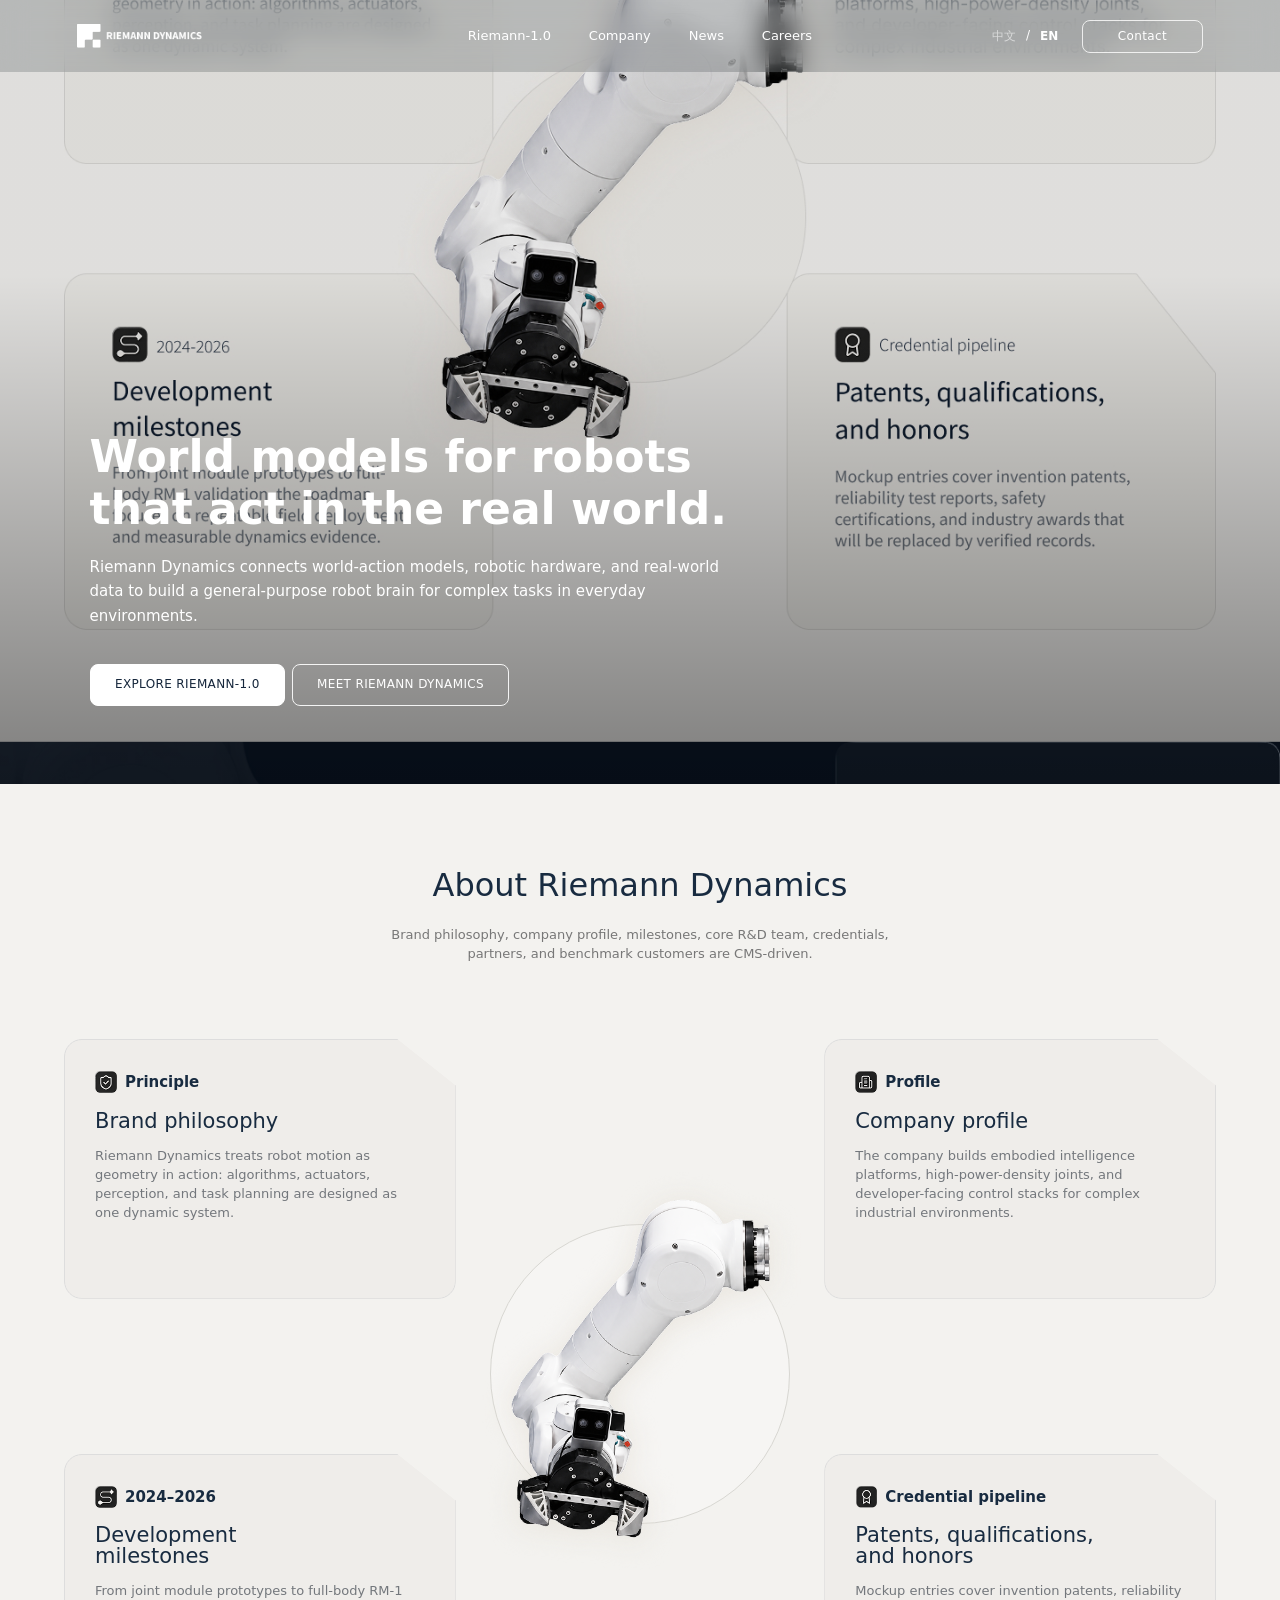
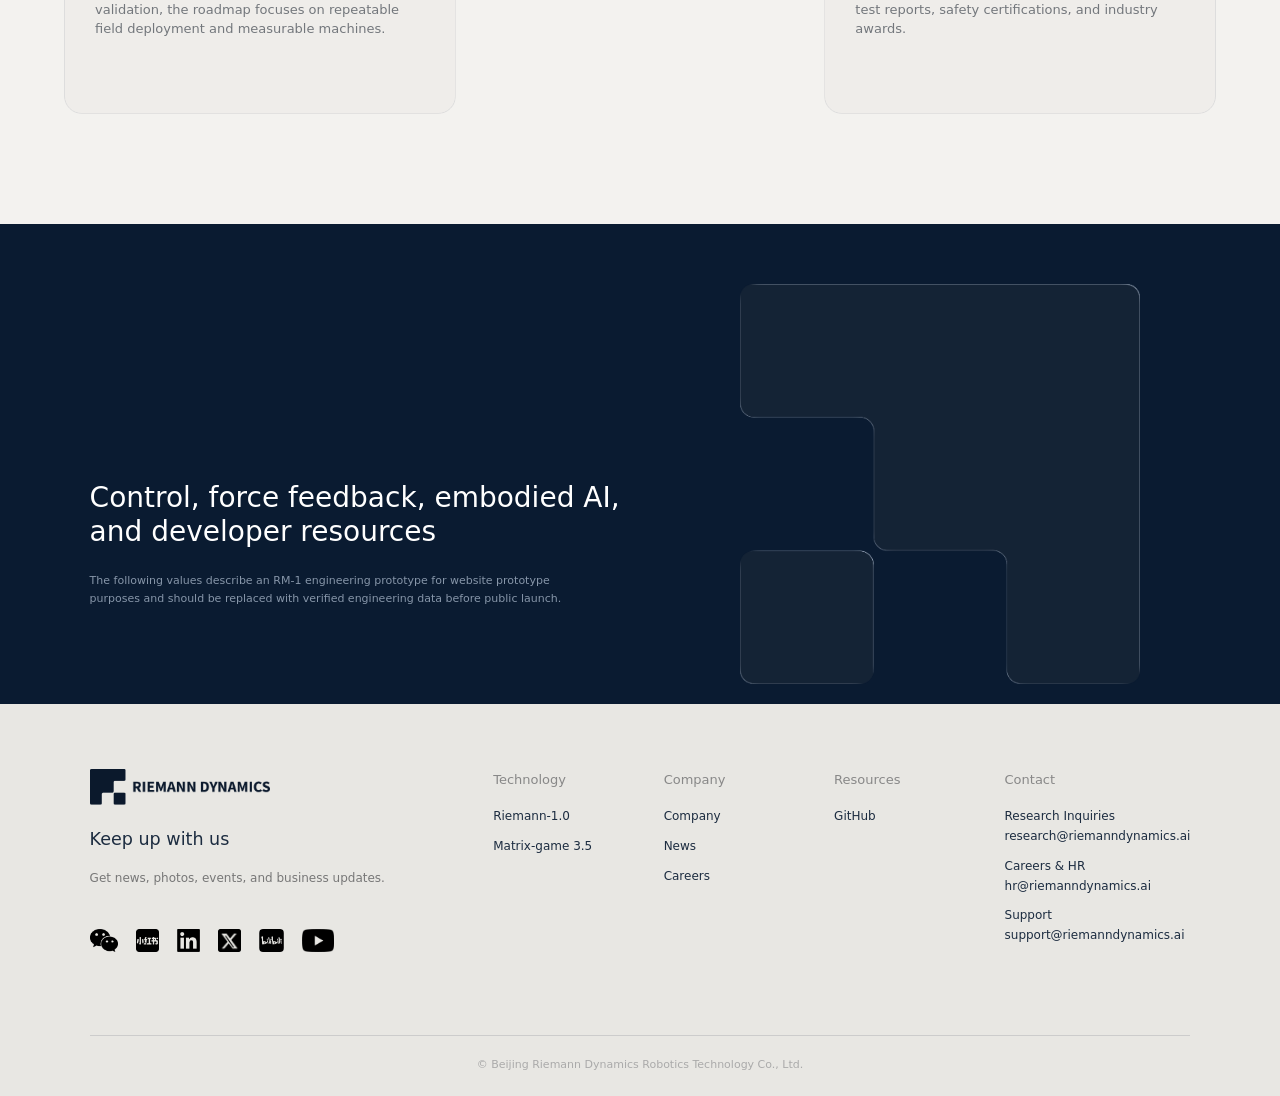
<file: index.html>
<!doctype html><html lang="en"><head><meta charset="UTF-8"><meta name="viewport" content="width=device-width,initial-scale=1"><title>Riemann Dynamics</title><link rel="icon" href="public/assets/公司logo/Black透明.png"><link rel="stylesheet" href="styles.css?v=youtube1"></head><body class="home-page"><header class="nav"><a class="brand" href="index.html"><img src="public/assets/公司logo/Group 2.png" alt="Riemann Dynamics"></a><nav class="desktop-nav"><a href="riemann-1.0.html">Riemann-1.0</a><a href="company.html">Company</a><a href="news.html">News</a><a href="careers.html">Careers</a></nav><a class="contact" href="mailto:hr@riemanndynamics.ai?subject=Website%20Inquiry">Contact</a><button class="menu-btn"><span></span><span></span><span></span></button><div class="mobile-menu"><a href="riemann-1.0.html">Riemann-1.0</a><a href="company.html">Company</a><a href="news.html">News</a><a href="careers.html">Careers</a></div></header><section class="home-hero media-hero"><video muted loop playsinline poster="public/assets/home/页面完整示意图.jpg"><source src="public/assets/home/home页顶部背景视频.mp4"></video><div class="hero-overlay"><h1>World models for robots<br>that act in the real world.</h1><p>Riemann Dynamics connects world-action models, robotic hardware, and real-world data to build a general-purpose robot brain for complex tasks in everyday environments.</p><a class="btn light" href="riemann-1.0.html">EXPLORE RIEMANN-1.0</a><a class="btn outline" href="company.html">MEET RIEMANN DYNAMICS</a></div></section><section class="about-home"><div class="about-heading"><h2>About Riemann Dynamics</h2><p>Brand philosophy, company profile, milestones, core R&amp;D team, credentials,<br>partners, and benchmark customers are CMS-driven.</p></div><div class="about-cards"><article class="about-card card-tl"><b><img src="public/assets/home/principle-icon.png" alt=""> Principle</b><h3>Brand philosophy</h3><p>Riemann Dynamics treats robot motion as geometry in action: algorithms, actuators, perception, and task planning are designed as one dynamic system.</p></article><article class="about-card card-tr"><b><img src="public/assets/home/profile-icon.png" alt=""> Profile</b><h3>Company profile</h3><p>The company builds embodied intelligence platforms, high-power-density joints, and developer-facing control stacks for complex industrial environments.</p></article><article class="about-card card-bl"><b><img src="public/assets/home/milestones-icon.png" alt=""> 2024–2026</b><h3>Development<br>milestones</h3><p>From joint module prototypes to full-body RM-1 validation, the roadmap focuses on repeatable field deployment and measurable machines.</p></article><article class="about-card card-br"><b><img src="public/assets/home/credential-icon.png" alt=""> Credential pipeline</b><h3>Patents, qualifications,<br>and honors</h3><p>Mockup entries cover invention patents, reliability test reports, safety certifications, and industry awards.</p></article><div class="robot-wrap"><div class="robot-ring"></div><img src="public/assets/home/gfuw 1.png" alt="Riemann robot arm"></div></div></section><section class="resources-home"><div class="resource-blocks"><i></i><i></i><i></i><i></i></div><div class="resource-copy"><h2>Control, force feedback, embodied AI,<br>and developer resources</h2><p>The following values describe an RM-1 engineering prototype for website prototype purposes and should be replaced with verified engineering data before public launch.</p></div></section><footer class="home-footer"><div class="footer-brand"><img src="public/assets/公司logo/Group 2-2.png"><h3>Keep up with us</h3><p>Get news, photos, events, and business updates.</p><div class="social"><img src="public/assets/home/微信logo.png" alt="WeChat"><img src="public/assets/home/小红书logo.png" alt="Xiaohongshu"><img src="public/assets/home/inslogo.png" alt="Instagram"><img src="public/assets/home/Xlogo.png" alt="X"></div></div><div class="footer-links"><div><b>Technology</b><a href="riemann-1.0.html">Riemann-1.0</a><a href="company.html#milestones">Matrix-game 3.5</a></div><div><b>Company</b><a href="company.html">Company</a><a href="news.html">News</a><a href="careers.html">Careers</a></div><div><b>Resources</b><a href="https://github.com">GitHub</a></div><div><b>Contact</b><a href="mailto:research@riemanndynamics.ai">Research Inquiries<br>research@riemanndynamics.ai</a><a href="mailto:hr@riemanndynamics.ai">Careers &amp; HR<br>hr@riemanndynamics.ai</a><a href="mailto:support@riemanndynamics.ai">Support<br>support@riemanndynamics.ai</a></div></div><small>© Beijing Riemann Dynamics Robotics Technology Co., Ltd.</small></footer><script src="i18n.js"></script><script src="script.js?v=social-links2"></script></body></html>
</file>
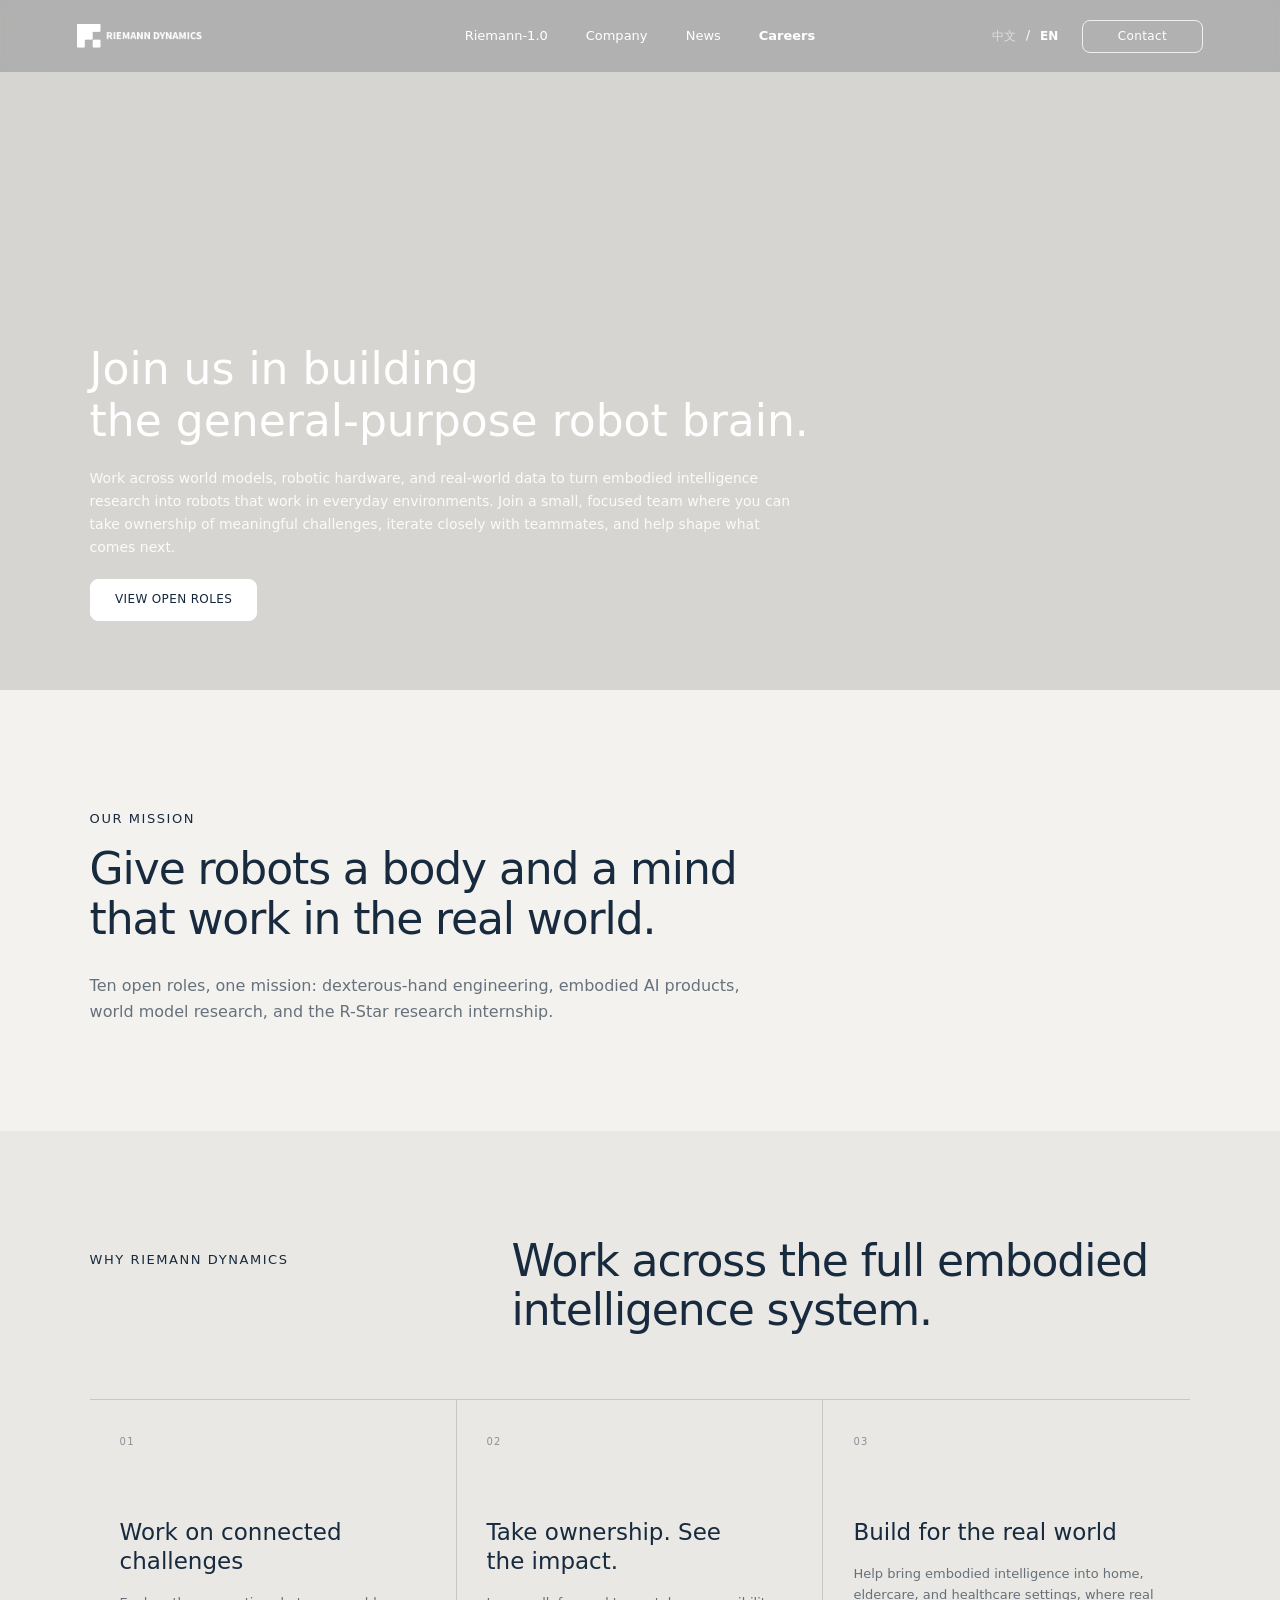
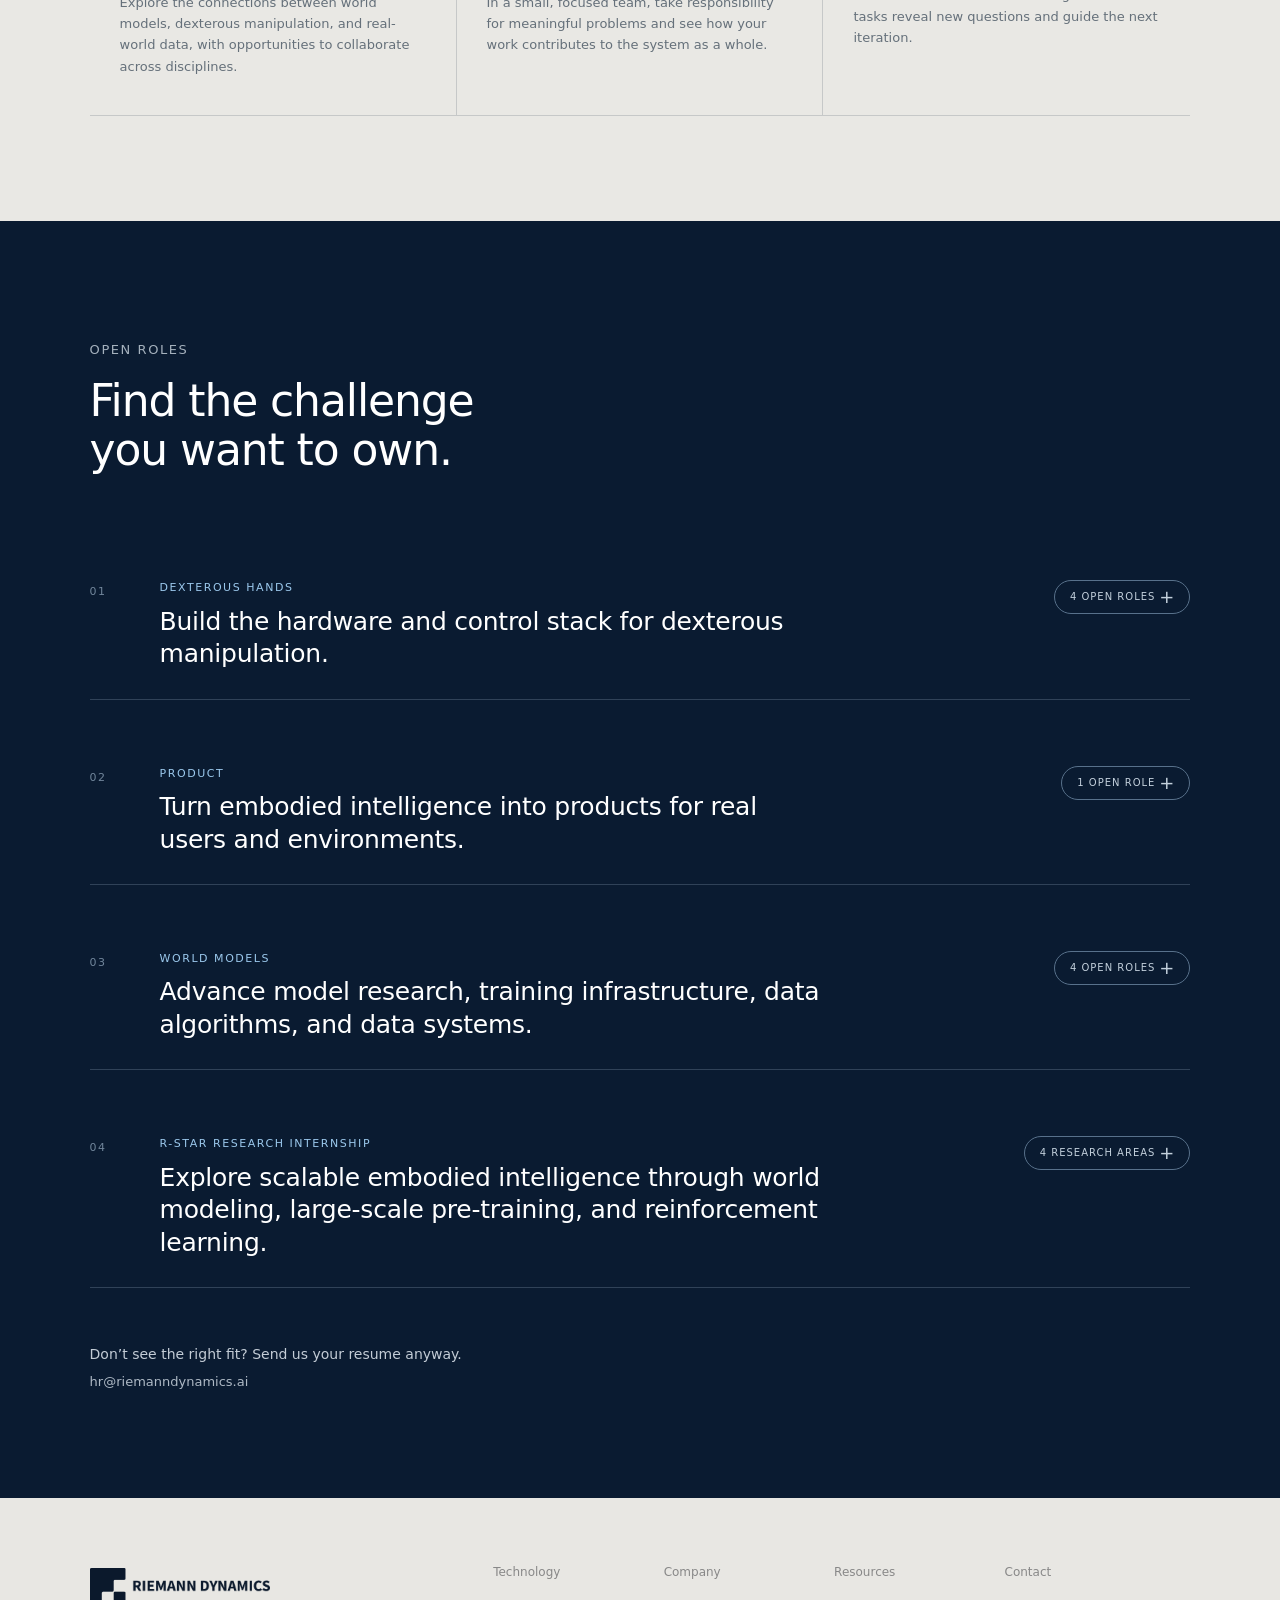
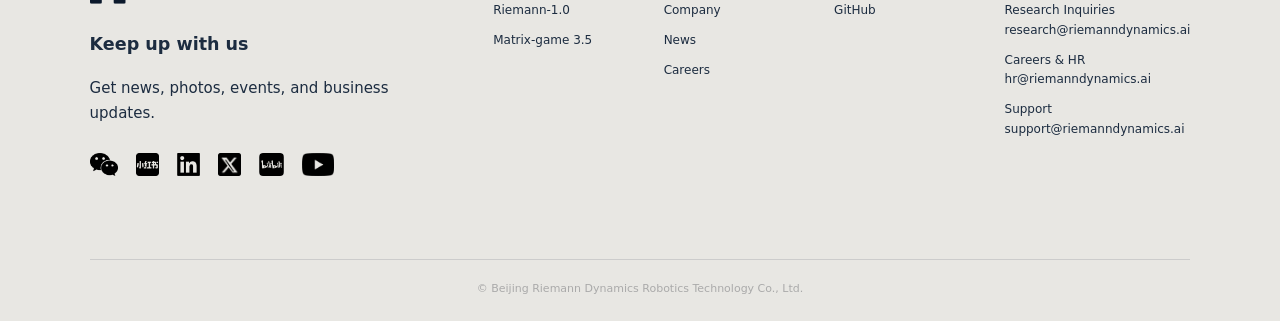
<file: careers.html>
<!doctype html>
<html lang="en">
<head>
  <meta charset="UTF-8">
  <meta name="viewport" content="width=device-width,initial-scale=1">
  <title>Careers — Riemann Dynamics</title>
  <link rel="icon" href="public/assets/公司logo/Black透明.png"><link rel="stylesheet" href="styles.css?v=youtube1">
</head>
<body class="careers-page">
  <header class="nav">
    <a class="brand" href="index.html"><img src="public/assets/公司logo/Group 2.png" alt="Riemann Dynamics"></a>
    <nav class="desktop-nav"><a href="riemann-1.0.html">Riemann-1.0</a><a href="company.html">Company</a><a href="news.html">News</a><a href="careers.html">Careers</a></nav>
    <a class="contact" href="mailto:hr@riemanndynamics.ai?subject=Website%20Inquiry">Contact</a>
  </header>

  <section class="careers-hero">
    <video muted loop autoplay playsinline><source src="public/assets/careers/careers-top.mp4" type="video/mp4"></video>
    <div class="hero-overlay">
      <h1>Join us in building<br>the general-purpose robot brain.</h1>
      <p>Work across world models, robotic hardware, and real-world data to turn embodied intelligence research into robots that work in everyday environments. Join a small, focused team where you can take ownership of meaningful challenges, iterate closely with teammates, and help shape what comes next.</p>
      <a class="btn light" href="#open-roles">VIEW OPEN ROLES</a>
    </div>
  </section>

  <main class="careers-main">
    <section class="careers-mission">
      <p class="eyebrow">OUR MISSION</p>
      <h2>Give robots a body and a mind<br>that work in the real world.</h2>
      <p>Ten open roles, one mission: dexterous-hand engineering, embodied AI products, world model research, and the R-Star research internship.</p>
    </section>

    <section id="why-riemann" class="careers-why">
      <div class="careers-section-heading">
        <p class="eyebrow">WHY RIEMANN DYNAMICS</p>
        <h2>Work across the full embodied intelligence system.</h2>
      </div>
      <div class="careers-reasons">
        <article><span>01</span><h3>Work on connected challenges</h3><p>Explore the connections between world models, dexterous manipulation, and real-world data, with opportunities to collaborate across disciplines.</p></article>
        <article><span>02</span><h3>Take ownership. See the impact.</h3><p>In a small, focused team, take responsibility for meaningful problems and see how your work contributes to the system as a whole.</p></article>
        <article><span>03</span><h3>Build for the real world</h3><p>Help bring embodied intelligence into home, eldercare, and healthcare settings, where real tasks reveal new questions and guide the next iteration.</p></article>
      </div>
    </section>

    <section id="open-roles" class="careers-openings">
      <div class="careers-section-heading">
        <p class="eyebrow">OPEN ROLES</p>
        <h2>Find the challenge<br>you want to own.</h2>
      </div>

      <div class="roles">
        <section class="role-group">
          <button class="role-group-heading" type="button" aria-expanded="false" aria-controls="dexterous-hand-roles">
            <span>01</span>
            <div>
              <p>DEXTEROUS HANDS</p>
              <h3>Build the hardware and control stack for dexterous manipulation.</h3>
            </div>
            <small>4 OPEN ROLES</small>
          </button>
          <div class="role-group-list" id="dexterous-hand-roles" hidden>

        <details>
          <summary><span class="role-title">Electronics Hardware Engineer — Dexterous Hands</span><span aria-hidden="true"></span></summary>
          <div class="role-copy">
            <h4>Responsibilities</h4>
            <ul><li>Design electrical systems for dexterous hands, covering power, communications, sensing, and protection circuits.</li><li>Develop control, power, and motor drive boards from component selection and PCB design through bring-up and debugging.</li><li>Integrate hardware across joints and fingers; support prototype validation, supplier coordination, and product delivery.</li></ul>
            <h4>Requirements</h4>
            <ul><li>A relevant bachelor’s degree or higher and 3+ years of hardware development experience; exceptions may be considered for candidates with outstanding project track records.</li><li>Experience taking circuit boards from design through system integration, with proficiency in circuit design, PCB layout, and EDA tools.</li><li>Working knowledge of motor drive hardware, sensor interfaces, and communication buses, plus strong hands-on debugging skills.</li></ul>
            <h4>Preferred Qualifications</h4>
            <ul><li>Experience with dexterous hands, robotic joints, compact PCBs, tactile sensing, or EMC and reliability validation.</li></ul>
            <a class="apply-link" href="mailto:hr@riemanndynamics.ai?subject=Application%20%E2%80%94%20Electronics%20Hardware%20Engineer%20%E2%80%94%20Dexterous%20Hands">Apply for this role →</a>
          </div>
        </details>

        <details>
          <summary><span class="role-title">Robotics Software Engineer — Dexterous Hands</span><span aria-hidden="true"></span></summary>
          <div class="role-copy">
            <h4>Responsibilities</h4>
            <ul><li>Build middleware and C++/Python SDKs for dexterous hand control, device communication, and fault management.</li><li>Develop calibration, diagnostics, and data logging tools, alongside ROS 2 interfaces for teleoperation and simulation.</li><li>Deliver well-tested, documented software packages and support integration with physical hardware.</li></ul>
            <h4>Requirements</h4>
            <ul><li>A relevant bachelor’s degree or higher and 3+ years of robotics software or device SDK development experience; exceptions may be considered for candidates with outstanding project track records.</li><li>Proficiency in C++, Python, and Linux, with experience building hardware-facing software and robust APIs.</li><li>Familiarity with ROS 2, concurrency, communication protocols, and latency, jitter, and synchronization in real-time systems.</li></ul>
            <h4>Preferred Qualifications</h4>
            <ul><li>Experience with ros2_control, simulation integration, teleoperation, or external SDK delivery.</li></ul>
            <a class="apply-link" href="mailto:hr@riemanndynamics.ai?subject=Application%20%E2%80%94%20Robotics%20Software%20Engineer%20%E2%80%94%20Dexterous%20Hands">Apply for this role →</a>
          </div>
        </details>

        <details>
          <summary><span class="role-title">Motor Development Engineer — Dexterous Hands</span><span aria-hidden="true"></span></summary>
          <div class="role-copy">
            <h4>Responsibilities</h4>
            <ul><li>Design miniature BLDC/PMSM motors for dexterous hands, optimizing torque density, efficiency, and torque ripple.</li><li>Run electromagnetic and thermal simulations; support prototyping, supplier coordination, and joint-level integration.</li><li>Establish motor test suites and parameter identification workflows to validate performance and guide design iterations.</li></ul>
            <h4>Requirements</h4>
            <ul><li>A relevant bachelor’s degree or higher and 3+ years of motor development experience; exceptions may be considered for candidates with outstanding project track records.</li><li>End-to-end motor development experience, from electromagnetic design to prototype validation.</li><li>Proficiency in tools such as Ansys Maxwell, JMAG, or Motor-CAD; understanding of manufacturing processes, thermal limits, and FOC fundamentals.</li></ul>
            <h4>Preferred Qualifications</h4>
            <ul><li>Experience with miniature direct-drive, frameless, coreless, or slotless motors, or precision motor characterization and testing.</li></ul>
            <a class="apply-link" href="mailto:hr@riemanndynamics.ai?subject=Application%20%E2%80%94%20Motor%20Development%20Engineer%20%E2%80%94%20Dexterous%20Hands">Apply for this role →</a>
          </div>
        </details>

        <details>
          <summary><span class="role-title">Motor Drive and Embedded Systems Engineer — Dexterous Hands</span><span aria-hidden="true"></span></summary>
          <div class="role-copy">
            <h4>Responsibilities</h4>
            <ul><li>Develop BLDC/PMSM drive firmware and high-precision current, velocity, position, and torque control loops.</li><li>Implement real-time embedded control for 15–25 joints, including communication, synchronization, diagnostics, and firmware update mechanisms.</li><li>Integrate motors and control subsystems; validate torque accuracy, control bandwidth, thermal performance, and long-term reliability.</li></ul>
            <h4>Requirements</h4>
            <ul><li>A relevant bachelor’s degree or higher and 3+ years of motor drive, servo control, or embedded development experience; exceptions may be considered for candidates with outstanding project track records.</li><li>Proficiency in C/C++, MCU development, and real-time operating systems, with hands-on FOC and servo control implementation experience.</li><li>Experience with deterministic multi-joint control, fieldbus protocols, and hardware/software co-debugging; understanding of force and impedance control.</li></ul>
            <h4>Preferred Qualifications</h4>
            <ul><li>Experience with dexterous hands, distributed control architectures, EtherCAT/CAN-FD, torque calibration, or friction compensation.</li></ul>
            <a class="apply-link" href="mailto:hr@riemanndynamics.ai?subject=Application%20%E2%80%94%20Motor%20Drive%20and%20Embedded%20Systems%20Engineer%20%E2%80%94%20Dexterous%20Hands">Apply for this role →</a>
          </div>
        </details>
          </div>
        </section>

        <section class="role-group">
          <button class="role-group-heading" type="button" aria-expanded="false" aria-controls="product-roles">
            <span>02</span>
            <div>
              <p>PRODUCT</p>
              <h3>Turn embodied intelligence into products for real users and environments.</h3>
            </div>
            <small>1 OPEN ROLE</small>
          </button>
          <div class="role-group-list single-role-list" id="product-roles" hidden>
            <div class="single-role-panel">
              <h4 class="single-role-title role-title">Embodied AI Product Manager</h4>
              <div class="role-copy">
            <h4>Responsibilities</h4>
            <ul><li>Own product lifecycles from requirements and PRDs through development, mass production, and delivery, with accountability for quality, cost, and commercial outcomes.</li><li>Define integrated hardware–software user experiences; drive model deployment and validation on physical robot platforms.</li><li>Translate customer needs into product roadmaps, pricing strategies, and POCs, and align cross-functional teams toward commercialization.</li></ul>
            <h4>Requirements</h4>
            <ul><li>A bachelor’s degree or higher and 3+ years of product experience in smart hardware, robotics, or embodied AI.</li><li>End-to-end ownership of at least two complete hardware products taken from development through mass production and delivery, with measurable business results.</li><li>Strong technical, design, and commercial judgment spanning hardware, software, UX, and market requirements.</li></ul>
            <h4>Preferred Qualifications</h4>
            <ul><li>A master’s degree; familiarity with VLA, world models, or reinforcement learning; experience scaling commercial robotic products or launching products in overseas markets.</li></ul>
                <a class="apply-link" href="mailto:hr@riemanndynamics.ai?subject=Application%20%E2%80%94%20Embodied%20AI%20Product%20Manager">Apply for this role →</a>
              </div>
            </div>
          </div>
        </section>

        <section class="role-group">
          <button class="role-group-heading" type="button" aria-expanded="false" aria-controls="world-model-roles">
            <span>03</span>
            <div>
              <p>WORLD MODELS</p>
              <h3>Advance model research, training infrastructure, data algorithms, and data systems.</h3>
            </div>
            <small>4 OPEN ROLES</small>
          </button>
          <div class="role-group-list" id="world-model-roles" hidden>

        <details>
          <summary><span class="role-title">World Model Research Scientist</span><span aria-hidden="true"></span></summary>
          <div class="role-copy">
            <h4>Responsibilities</h4>
            <ul><li>Research multimodal World Action Models for robot perception, prediction, planning, and closed-loop control.</li><li>Build datasets and experimental baselines; explore interactive, long-horizon models and reinforcement learning-based policies.</li><li>Validate predictive and planning capabilities in closed-loop tasks on wheeled and humanoid robot platforms.</li></ul>
            <h4>Requirements</h4>
            <ul><li>Solid foundations in deep learning, including Transformers, diffusion models, and reinforcement learning.</li><li>Proficiency in PyTorch/Lightning, with strong programming, model training, and experimental analysis skills.</li><li>Ability to reproduce research, design rigorous evaluation protocols, and independently investigate world modeling or robot learning problems.</li></ul>
            <h4>Preferred Qualifications</h4>
            <ul><li>Hands-on video modeling or robotics research projects, top conference publications, or impactful open-source contributions.</li></ul>
            <a class="apply-link" href="mailto:hr@riemanndynamics.ai?subject=Application%20%E2%80%94%20World%20Model%20Research%20Scientist">Apply for this role →</a>
          </div>
        </details>

        <details>
          <summary><span class="role-title">AI Infrastructure Engineer / Intern</span><span aria-hidden="true"></span></summary>
          <div class="role-copy">
            <h4>Responsibilities</h4>
            <ul><li>Build scalable training infrastructure for world models, DiTs, and multimodal generative models.</li><li>Optimize distributed training workflows, GPU utilization, memory footprint, communication, and I/O; improve checkpointing and fault recovery.</li><li>Collaborate with research and platform teams to deliver reliable training and inference systems.</li></ul>
            <h4>Requirements</h4>
            <ul><li>A relevant bachelor’s degree or higher, strong systems programming skills, and substantial experience building large-scale ML or distributed systems.</li><li>Proficiency in Python/C++ and PyTorch; hands-on experience with distributed training frameworks, parallelism strategies, and performance profiling.</li><li>Ability to independently own technical workstreams; experience in inference optimization, quantization, or low-precision computing.</li></ul>
            <h4>Preferred Qualifications</h4>
            <ul><li>Experience with custom GPU kernels, MoE, generative model optimization, cluster orchestration, or major open-source ML infrastructure projects.</li></ul>
            <a class="apply-link" href="mailto:hr@riemanndynamics.ai?subject=Application%20%E2%80%94%20AI%20Infrastructure%20Engineer%20or%20Intern">Apply for this role →</a>
          </div>
        </details>

        <details>
          <summary><span class="role-title">Research Scientist — World Model Data Algorithms</span><span aria-hidden="true"></span></summary>
          <div class="role-copy">
            <h4>Responsibilities</h4>
            <ul><li>Study how multimodal data impacts world model training and develop algorithms for quality assessment, diversity modeling, and automated data selection.</li><li>Explore data synthesis and augmentation techniques to improve long-horizon prediction, physical consistency, and temporal coherence.</li><li>Build experimental platforms and evaluation benchmarks for data-driven model improvement.</li></ul>
            <h4>Requirements</h4>
            <ul><li>A master’s degree or higher in computer science, AI, mathematics, statistics, robotics, or a related field.</li><li>Relevant research experience in multimodal modeling, video generation, or world models, plus experience training large-scale foundation models.</li><li>Deep understanding of data–model interactions, with independent research capability and cross-team collaboration skills.</li></ul>
            <h4>Preferred Qualifications</h4>
            <ul><li>A PhD in a relevant field, top conference publications, or equivalent high-impact research contributions.</li></ul>
            <a class="apply-link" href="mailto:hr@riemanndynamics.ai?subject=Application%20%E2%80%94%20Research%20Scientist%20%E2%80%94%20World%20Model%20Data%20Algorithms">Apply for this role →</a>
          </div>
        </details>

        <details>
          <summary><span class="role-title">Data Engineer for World Models</span><span aria-hidden="true"></span></summary>
          <div class="role-copy">
            <h4>Responsibilities</h4>
            <ul><li>Build pipelines for multimodal data collection, cleaning, annotation, filtering, deduplication, and versioning.</li><li>Maintain storage and compute infrastructure; define data schemas, annotation standards, and evaluation datasets together with research teams.</li><li>Explore synthetic data, simulation, automated annotation, and augmentation to scale datasets while improving quality.</li></ul>
            <h4>Requirements</h4>
            <ul><li>A master’s degree or higher in computer science, software engineering, data science, robotics, or a related field.</li><li>Experience building large-scale multimodal data pipelines on distributed storage and compute stacks.</li><li>Familiarity with processing video, images, action sequences, point clouds, and text.</li></ul>
            <h4>Preferred Qualifications</h4>
            <ul><li>Data engineering experience in robotics, autonomous driving, video understanding, or embodied AI.</li></ul>
            <a class="apply-link" href="mailto:hr@riemanndynamics.ai?subject=Application%20%E2%80%94%20Data%20Engineer%20for%20World%20Models">Apply for this role →</a>
          </div>
        </details>
          </div>
        </section>

        <section class="role-group">
          <button class="role-group-heading" type="button" aria-expanded="false" aria-controls="rstar-roles">
            <span>04</span>
            <div>
              <p>R-STAR RESEARCH INTERNSHIP</p>
              <h3>Explore scalable embodied intelligence through world modeling, large-scale pre-training, and reinforcement learning.</h3>
            </div>
            <small>4 RESEARCH AREAS</small>
          </button>
          <div class="role-group-list single-role-list" id="rstar-roles" hidden>
            <div class="single-role-panel rstar-role-panel">
              <h4 class="single-role-title role-title">R-Star Research Intern</h4>
              <div class="role-copy">
                <p class="role-intro">Explore scalable embodied intelligence through world modeling, large-scale pre-training, and reinforcement learning.</p>
                <h4>Research Areas</h4>
                <ul>
                  <li><strong>Embodied Pre-training:</strong> Learn transferable world knowledge and action representations from large-scale egocentric interaction data.</li>
                  <li><strong>World Action Models:</strong> Develop unified models of world dynamics and robot actions for long-horizon prediction and decision-making.</li>
                  <li><strong>Embodied Post-training &amp; Reinforcement Learning:</strong> Improve robot policies through supervised fine-tuning, reinforcement learning, and real-world interaction.</li>
                  <li><strong>Embodied AI Scaling Laws:</strong> Investigate how data, model size, compute, and interaction experience influence generalization and model capabilities.</li>
                </ul>
                <h4>Requirements</h4>
                <ul>
                  <li>Currently pursuing a bachelor's, master's, or PhD degree in computer science, artificial intelligence, robotics, mathematics, or a related field.</li>
                  <li>Strong foundations in mathematics, machine learning, and algorithm development, with research interests in world models, generative modeling, reinforcement learning, or embodied AI.</li>
                  <li>Ability to formulate research hypotheses, design rigorous experiments, and implement and evaluate models.</li>
                  <li>Available for at least 4 days per week for a minimum of 3 months.</li>
                </ul>
                <h4>Preferred Qualifications</h4>
                <ul>
                  <li>Experience in large-scale model training, foundation model pre-training or post-training, or robot learning.</li>
                  <li>Publications at leading conferences, contributions to open-source projects, or demonstrated independent research experience.</li>
                </ul>
                <h4>What You'll Work On</h4>
                <ul>
                  <li>Contribute to research across data development, model design, pre-training, and post-training.</li>
                  <li>Evaluate research ideas through interactive tasks and real-world robotic experiments.</li>
                  <li>Collaborate with the core research team on scalable embodied foundation models.</li>
                  <li>Explore opportunities for research publications, open-source contributions, and potential full-time or joint PhD pathways.</li>
                </ul>
                <p class="role-location"><strong>Location:</strong> Beijing · Partial remote work negotiable</p>
                <a class="apply-link" href="mailto:hr@riemanndynamics.ai?subject=Application%20%E2%80%94%20R-Star%20Research%20Intern">Apply for this role →</a>
              </div>
            </div>
          </div>
        </section>
      </div>

      <div class="resume-note"><p>Don’t see the right fit? Send us your resume anyway.</p><a href="mailto:hr@riemanndynamics.ai?subject=General%20Application">hr@riemanndynamics.ai</a></div>
    </section>
  </main>

  <footer class="careers-footer"><div class="footer-brand"><img src="public/assets/公司logo/Group 2-2.png" alt="Riemann Dynamics"><h3>Keep up with us</h3></div></footer>
  <script src="i18n.js?v=rstar7"></script><script src="script.js?v=social-links2"></script>
</body>
</html>
</file>
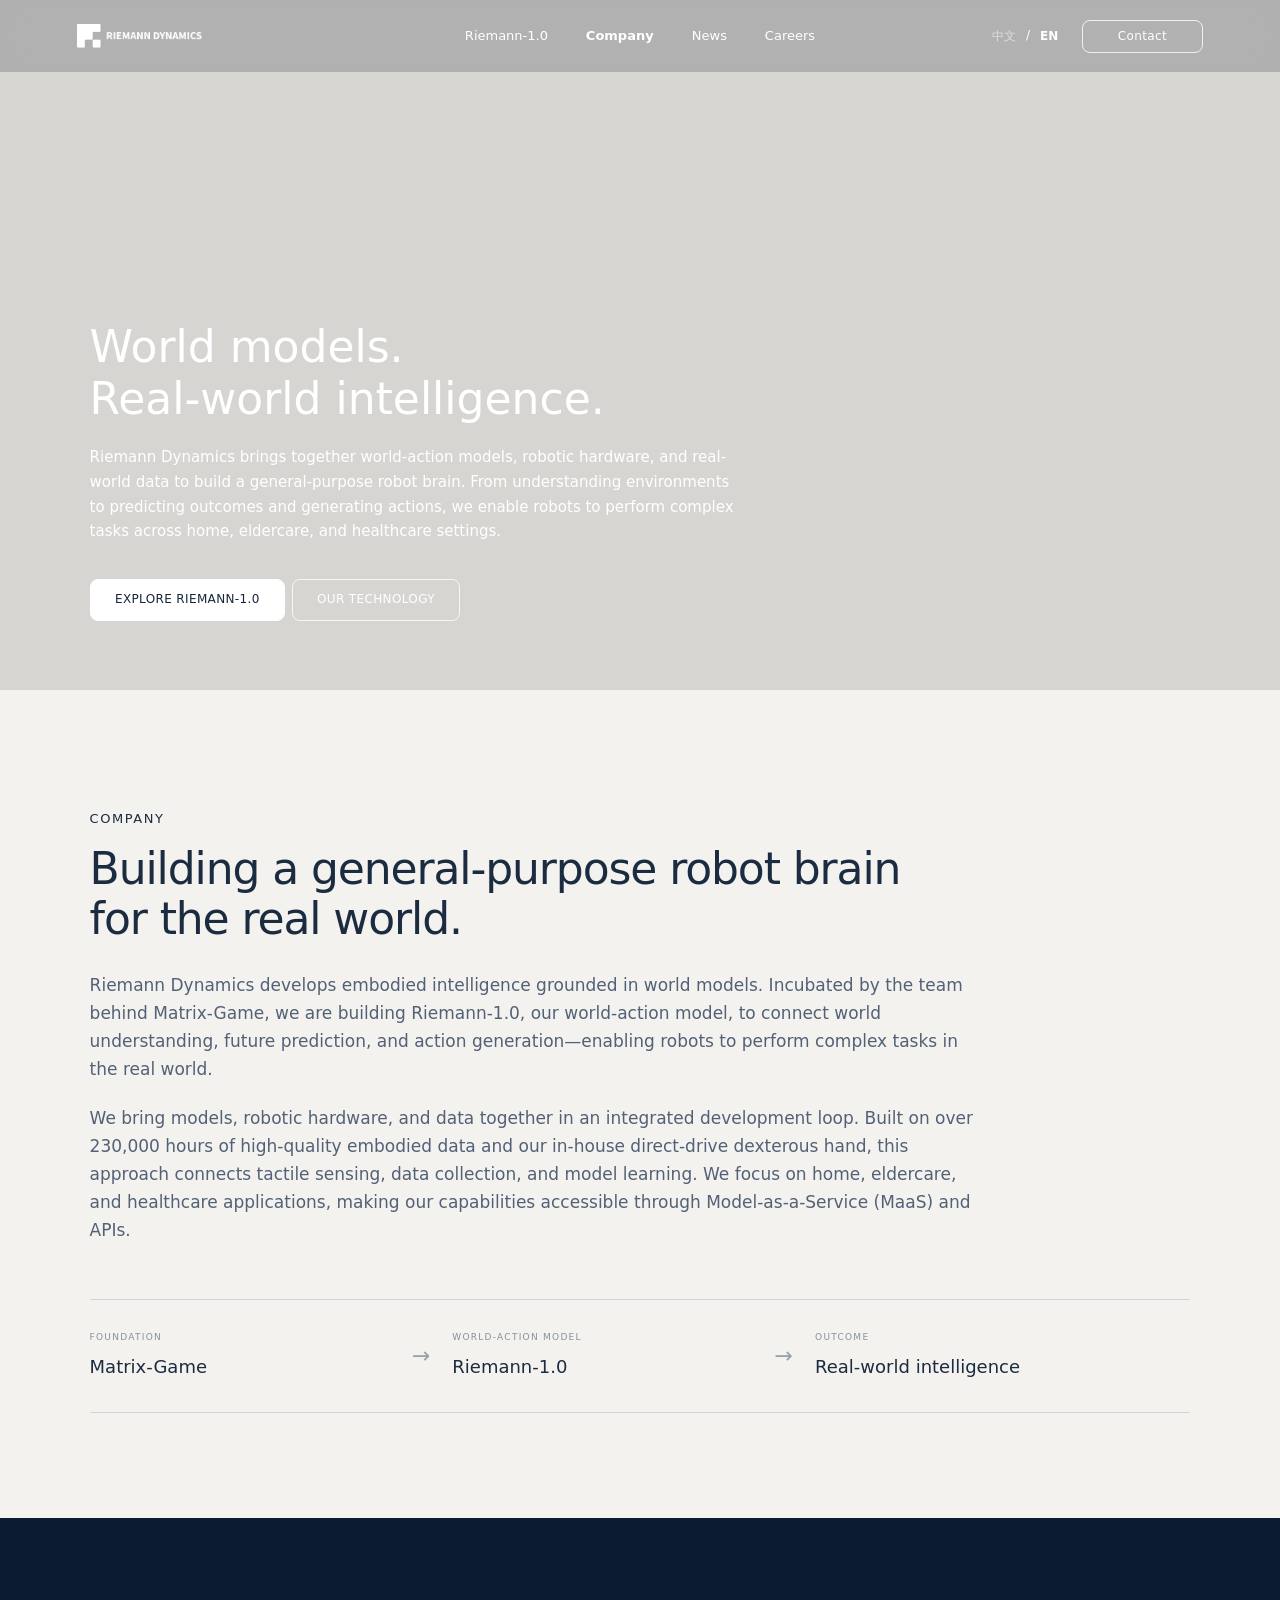
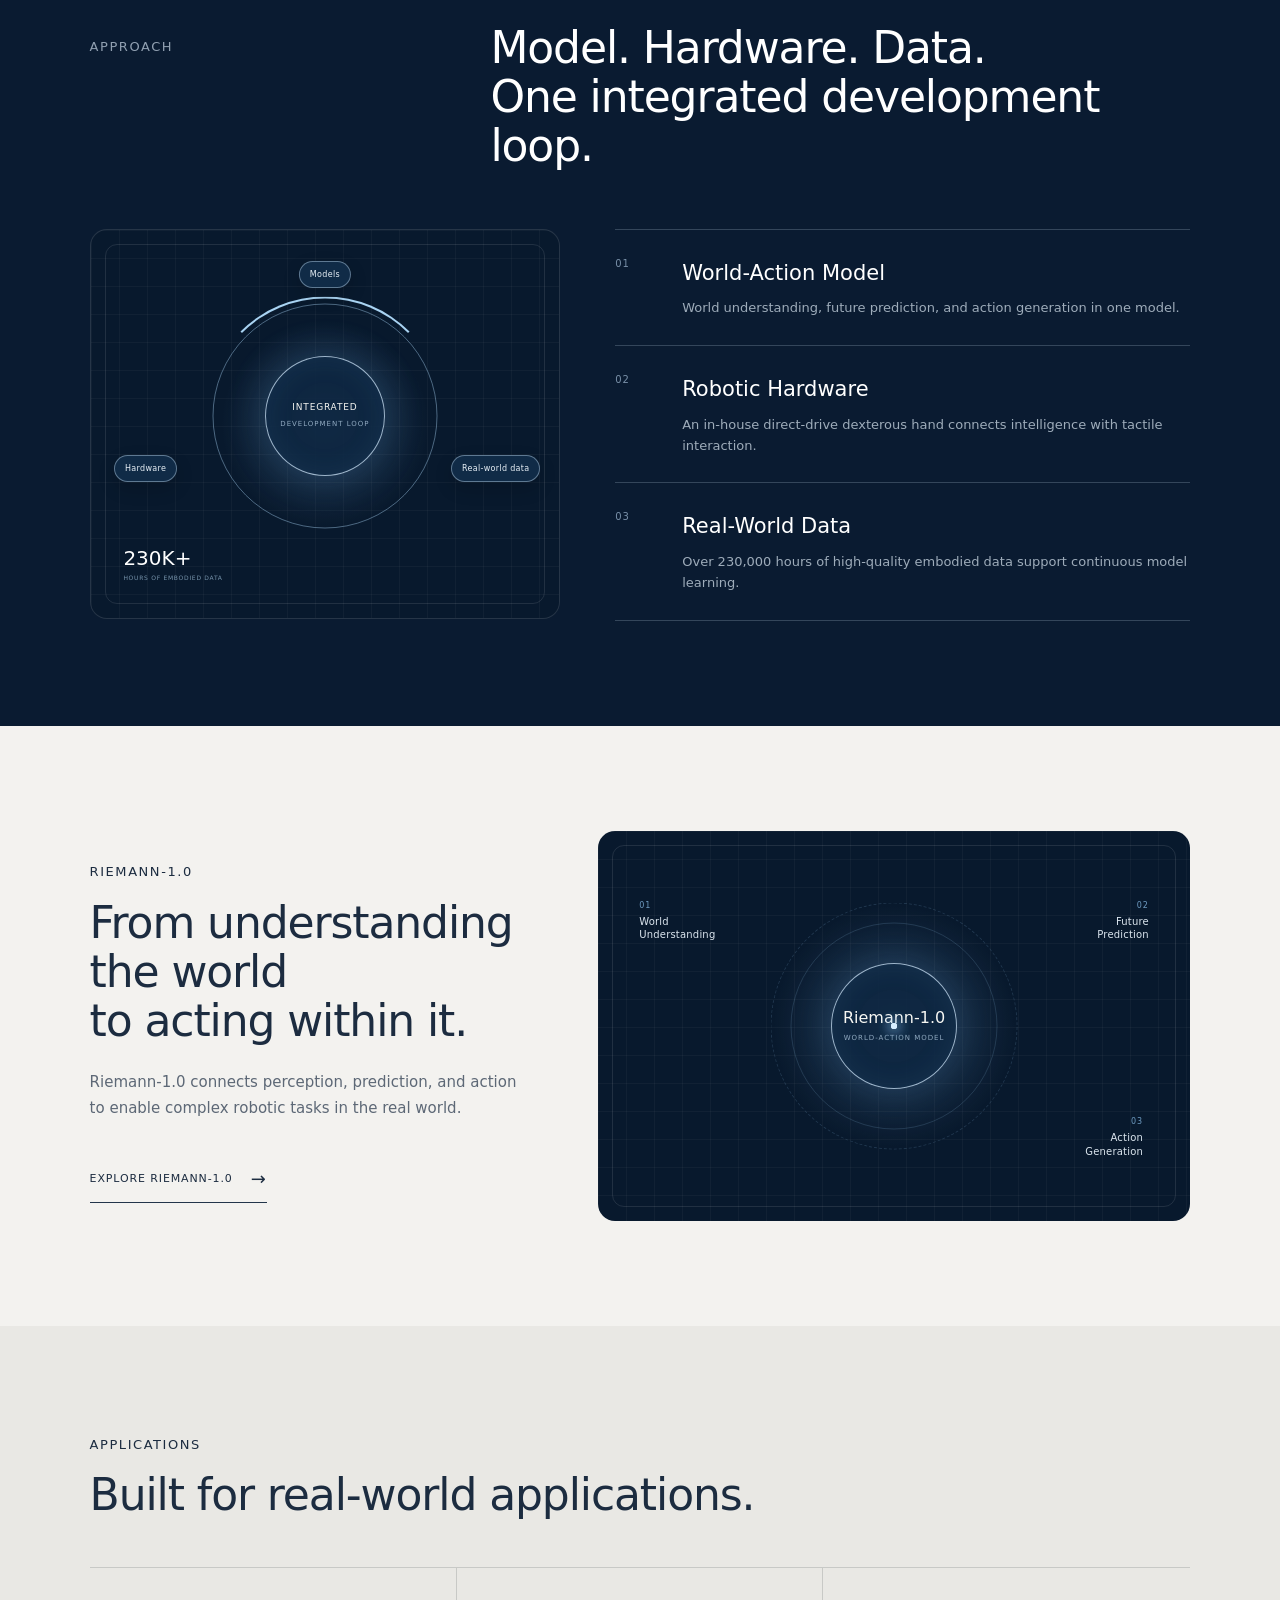
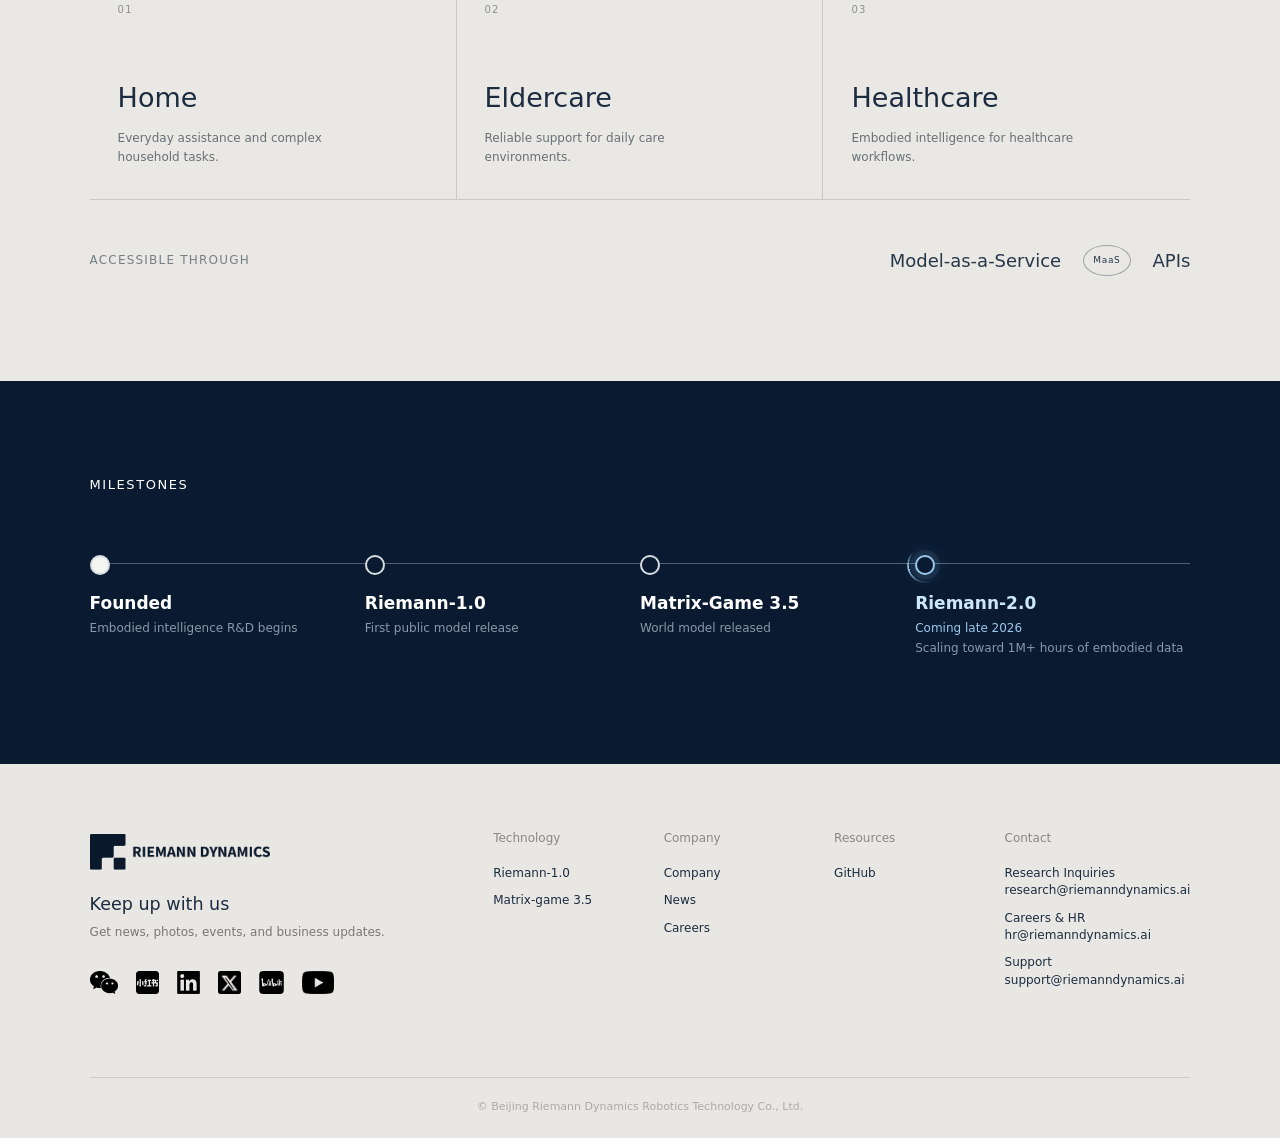
<file: company.html>
<!doctype html>
<html lang="en">
<head>
  <meta charset="UTF-8">
  <meta name="viewport" content="width=device-width,initial-scale=1">
  <title>Company — Riemann Dynamics</title>
  <link rel="icon" href="public/assets/公司logo/Black透明.png"><link rel="stylesheet" href="styles.css?v=youtube1">
</head>
<body class="company-page">
  <header class="nav">
    <a class="brand" href="index.html"><img src="public/assets/公司logo/Group 2.png" alt="Riemann Dynamics"></a>
    <nav class="desktop-nav"><a href="riemann-1.0.html">Riemann-1.0</a><a href="company.html">Company</a><a href="news.html">News</a><a href="careers.html">Careers</a></nav>
    <a class="contact" href="mailto:hr@riemanndynamics.ai?subject=Website%20Inquiry">Contact</a>
  </header>
  <section class="company-hero">
    <video muted loop autoplay playsinline><source src="public/assets/company/company-top.mp4" type="video/mp4"></video>
    <div class="hero-overlay"><h1>World models.<br>Real-world intelligence.</h1><p>Riemann Dynamics brings together world-action models, robotic hardware, and real-world data to build a general-purpose robot brain. From understanding environments to predicting outcomes and generating actions, we enable robots to perform complex tasks across home, eldercare, and healthcare settings.</p><a class="btn light" href="riemann-1.0.html">EXPLORE RIEMANN-1.0</a><a class="btn outline" href="#company-technology">OUR TECHNOLOGY</a></div>
  </section>
  <main class="company-content">
    <section class="company-origin">
      <p class="eyebrow">COMPANY</p>
      <h2>Building a general-purpose robot brain<br>for the real world.</h2>
      <p class="company-lead">Riemann Dynamics develops embodied intelligence grounded in world models. Incubated by the team behind Matrix-Game, we are building Riemann-1.0, our world-action model, to connect world understanding, future prediction, and action generation—enabling robots to perform complex tasks in the real world.</p>
      <p class="company-lead company-lead-secondary">We bring models, robotic hardware, and data together in an integrated development loop. Built on over 230,000 hours of high-quality embodied data and our in-house direct-drive dexterous hand, this approach connects tactile sensing, data collection, and model learning. We focus on home, eldercare, and healthcare applications, making our capabilities accessible through Model-as-a-Service (MaaS) and APIs.</p>
      <div class="company-lineage" aria-label="From Matrix-Game to Riemann-1.0 and real-world intelligence">
        <div><small>FOUNDATION</small><strong>Matrix-Game</strong></div><i>→</i>
        <div><small>WORLD-ACTION MODEL</small><strong>Riemann-1.0</strong></div><i>→</i>
        <div><small>OUTCOME</small><strong>Real-world intelligence</strong></div>
      </div>
    </section>

    <section id="company-technology" class="company-approach">
      <div class="company-section-heading">
        <p class="eyebrow">APPROACH</p>
        <h2>Model. Hardware. Data.<br>One integrated development loop.</h2>
      </div>
      <div class="company-approach-grid">
        <div class="company-visual company-loop" role="img" aria-label="An integrated development loop connecting models, robotic hardware, and real-world data">
          <div class="company-visual-stage">
            <span class="loop-ring"></span>
            <span class="loop-center">INTEGRATED<small>DEVELOPMENT LOOP</small></span>
            <span class="loop-node loop-models">Models</span><span class="loop-node loop-hardware">Hardware</span><span class="loop-node loop-data">Real-world data</span>
            <span class="data-badge"><strong>230K+</strong><small>HOURS OF EMBODIED DATA</small></span>
          </div>
        </div>
        <div class="company-pillars">
          <article><span>01</span><div><h3>World-Action Model</h3><p>World understanding, future prediction, and action generation in one model.</p></div></article>
          <article><span>02</span><div><h3>Robotic Hardware</h3><p>An in-house direct-drive dexterous hand connects intelligence with tactile interaction.</p></div></article>
          <article><span>03</span><div><h3>Real-World Data</h3><p>Over 230,000 hours of high-quality embodied data support continuous model learning.</p></div></article>
        </div>
      </div>
    </section>

    <section class="company-capability">
      <div class="company-capability-copy">
        <p class="eyebrow">RIEMANN-1.0</p>
        <h2>From understanding the world<br>to acting within it.</h2>
        <p>Riemann-1.0 connects perception, prediction, and action to enable complex robotic tasks in the real world.</p>
        <a class="company-text-link" href="riemann-1.0.html">EXPLORE RIEMANN-1.0 <span>→</span></a>
      </div>
      <div class="company-visual company-intelligence" role="img" aria-label="Riemann-1.0 connects world understanding, future prediction, and action generation">
        <div class="company-visual-stage">
          <span class="company-visual-core">Riemann-1.0<small>WORLD-ACTION MODEL</small></span>
          <span class="company-visual-node node-understanding"><i>01</i>World<br>Understanding</span>
          <span class="company-visual-node node-prediction"><i>02</i>Future<br>Prediction</span>
          <span class="company-visual-node node-action"><i>03</i>Action<br>Generation</span>
          <b class="signal signal-one"></b><b class="signal signal-two"></b><b class="signal signal-three"></b>
        </div>
      </div>
    </section>

    <section class="company-applications">
      <p class="eyebrow">APPLICATIONS</p>
      <h2>Built for real-world applications.</h2>
      <div class="application-grid">
        <article><span>01</span><h3>Home</h3><p>Everyday assistance and complex household tasks.</p></article>
        <article><span>02</span><h3>Eldercare</h3><p>Reliable support for daily care environments.</p></article>
        <article><span>03</span><h3>Healthcare</h3><p>Embodied intelligence for healthcare workflows.</p></article>
      </div>
      <div class="company-delivery"><p>Accessible through</p><strong>Model-as-a-Service</strong><i>MaaS</i><strong>APIs</strong></div>
    </section>
  </main>
  <section id="milestones" class="milestones"><p class="eyebrow">MILESTONES</p><div class="timeline"><div class="milestone active"><i></i><h3>Founded</h3><p>Embodied intelligence R&amp;D begins</p></div><div class="milestone"><i></i><h3>Riemann-1.0</h3><p>First public model release</p></div><div class="milestone"><i></i><h3>Matrix-Game 3.5</h3><p>World model released</p></div><div class="milestone upcoming"><i></i><h3>Riemann-2.0</h3><p><strong>Coming late 2026</strong><br>Scaling toward 1M+ hours of embodied data</p></div></div></section>
  <footer class="company-footer"><div class="footer-brand"><img src="public/assets/公司logo/Group 2-2.png" alt="Riemann Dynamics"><h3>Keep up with us</h3></div></footer>
  <script src="i18n.js"></script><script src="script.js?v=logo-cursor3"></script>
</body>
</html>
</file>
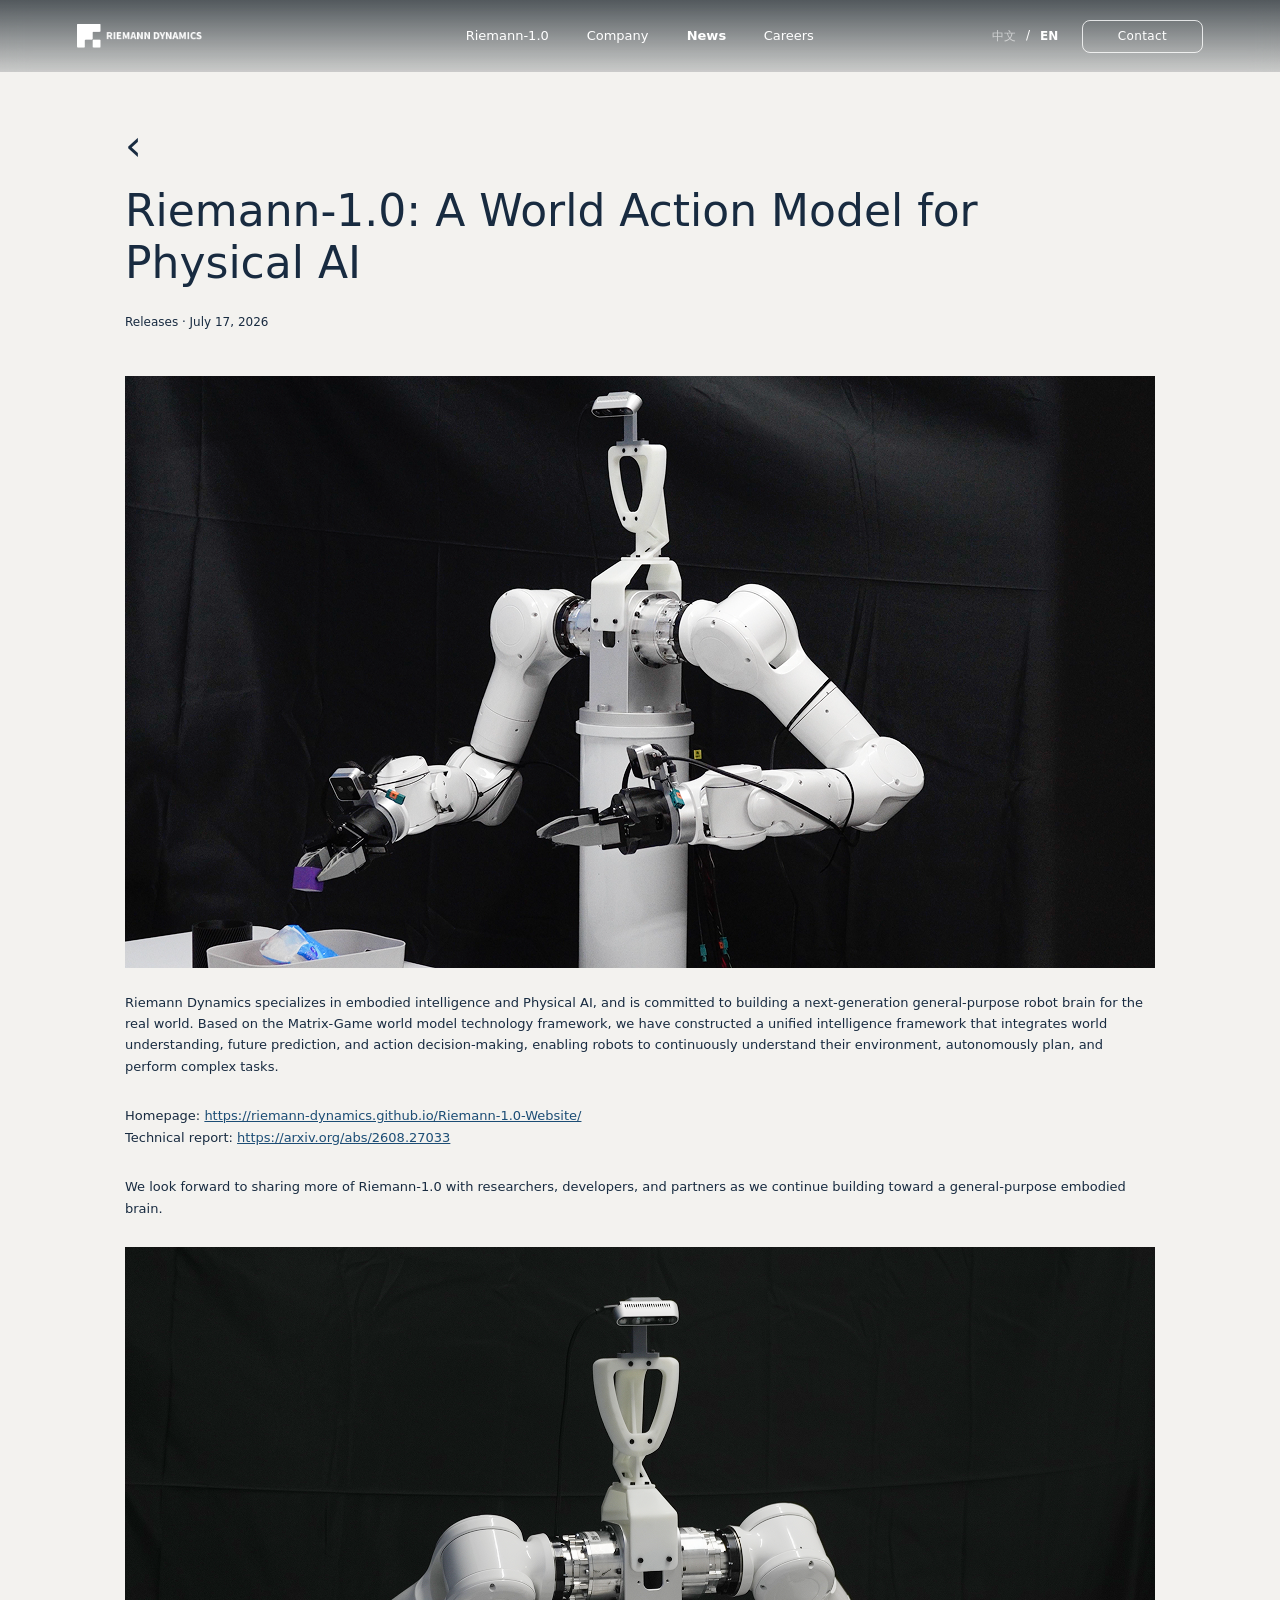
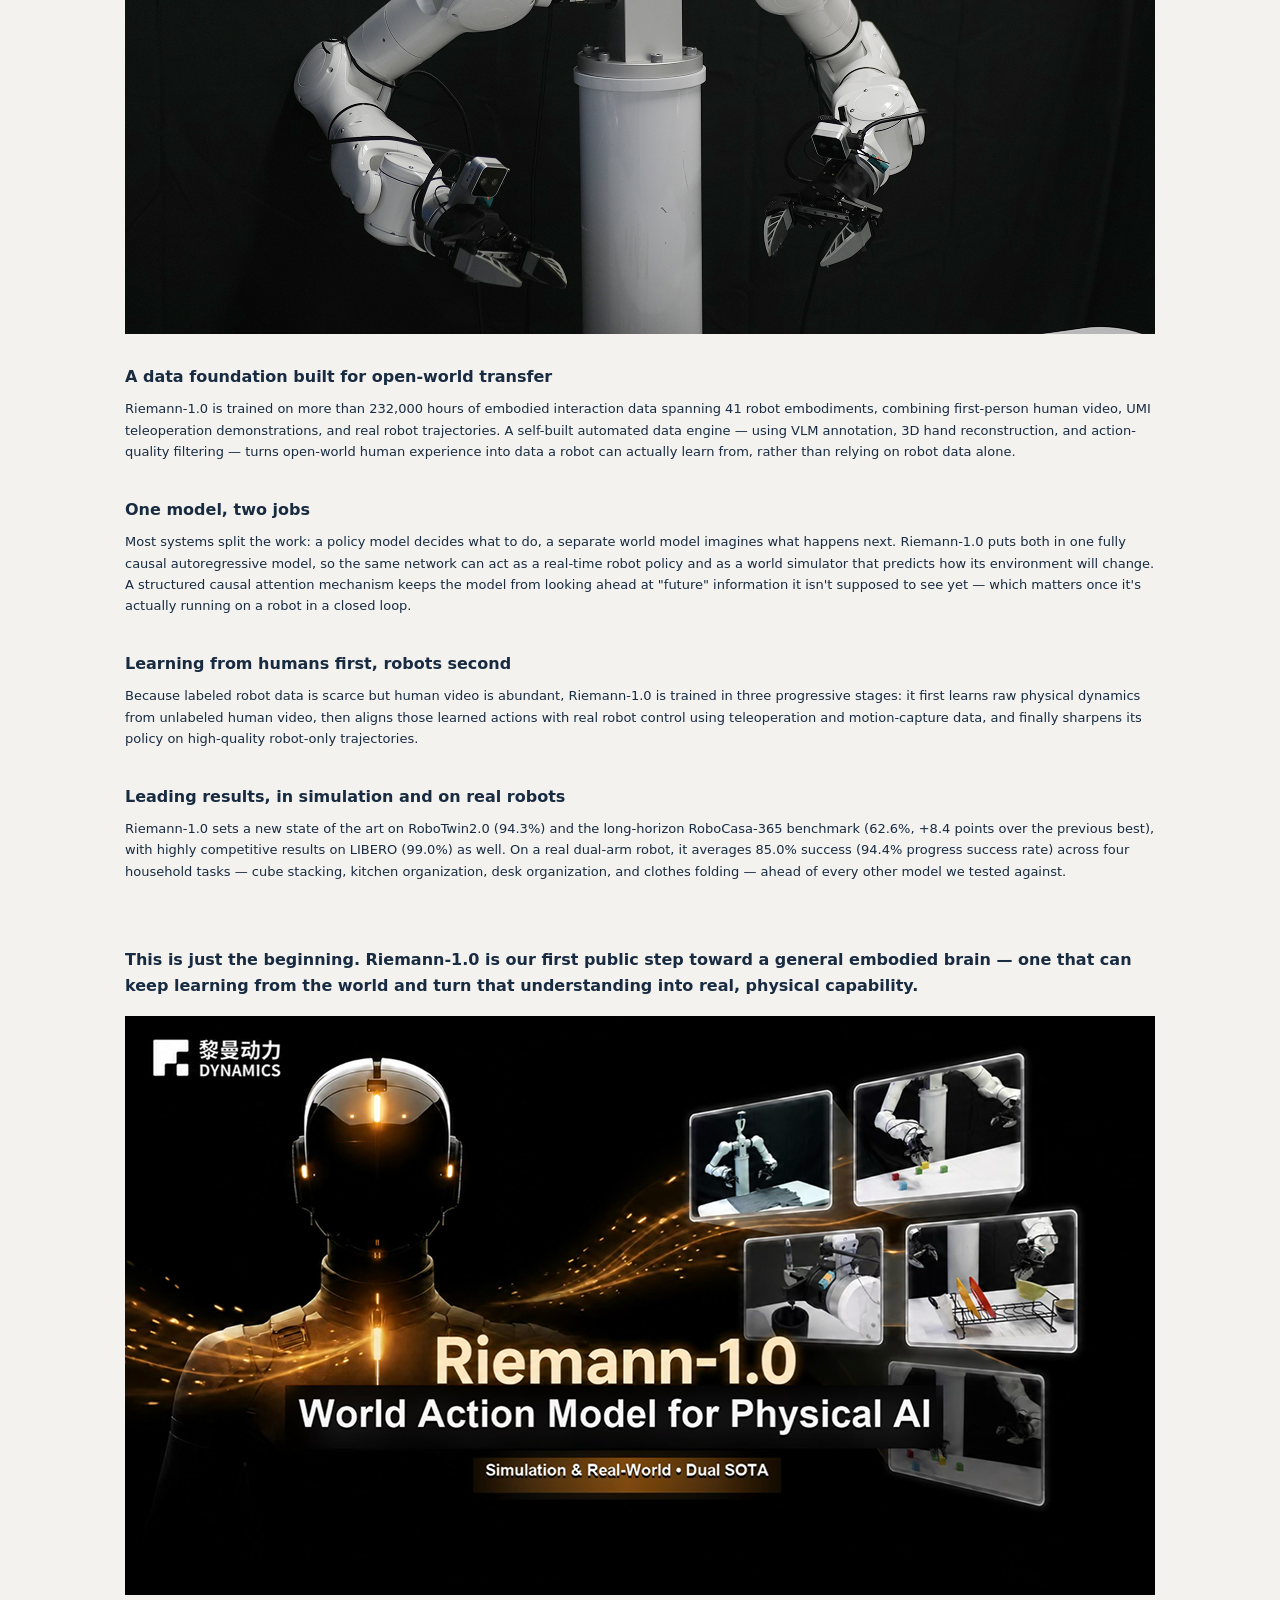
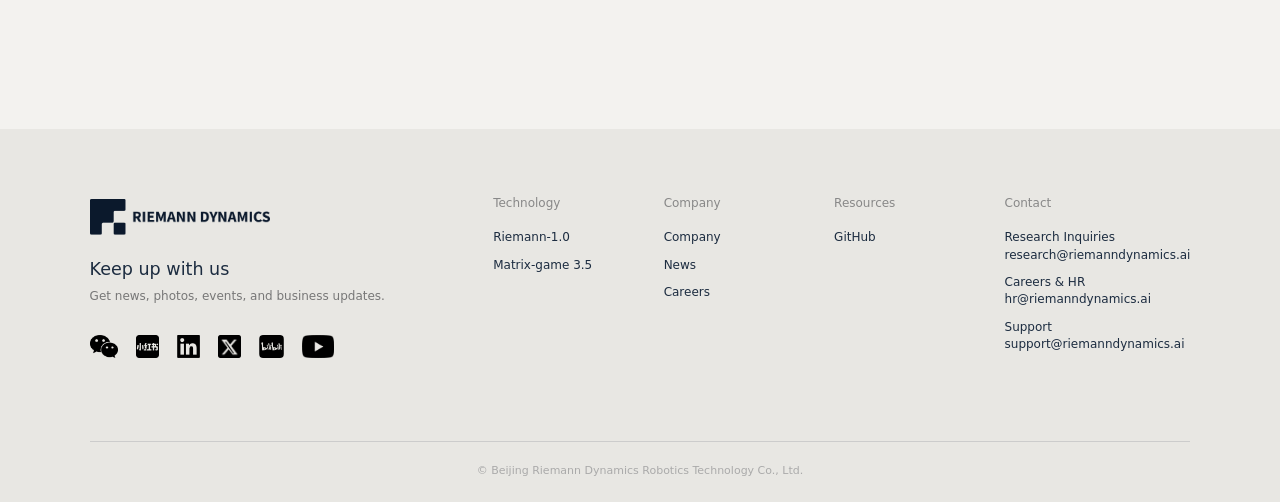
<file: news-blogs.html>
<!doctype html><html lang="en"><head><meta charset="UTF-8"><meta name="viewport" content="width=device-width,initial-scale=1"><title>Riemann-1.0: A World Action Model for Physical AI</title><link rel="icon" href="public/assets/公司logo/Black透明.png"><link rel="stylesheet" href="styles.css?v=youtube1"></head><body class="blog-page"><header class="nav"><a class="brand" href="index.html"><img src="public/assets/公司logo/Group 2.png" alt="Riemann Dynamics"></a><nav class="desktop-nav"><a href="riemann-1.0.html">Riemann-1.0</a><a href="company.html">Company</a><a href="news.html">News</a><a href="careers.html">Careers</a></nav><a class="contact" href="mailto:hr@riemanndynamics.ai?subject=Website%20Inquiry">Contact</a></header><main class="blog-content"><a class="blog-back" href="news.html">‹</a><h1>Riemann-1.0: A World Action Model for Physical AI</h1><small>Releases · July 17, 2026</small><img class="blog-image" src="public/assets/news-blogs/1.png" alt="Riemann robot"><p>Riemann Dynamics specializes in embodied intelligence and Physical AI, and is committed to building a next-generation general-purpose robot brain for the real world. Based on the Matrix-Game world model technology framework, we have constructed a unified intelligence framework that integrates world understanding, future prediction, and action decision-making, enabling robots to continuously understand their environment, autonomously plan, and perform complex tasks.</p><p>Homepage: <a href="riemann-1.0.html">https://riemann-dynamics.github.io/Riemann-1.0-Website/</a><br>Technical report: <a href="https://arxiv.org/abs/2608.27033" target="_blank">https://arxiv.org/abs/2608.27033</a></p><p>We look forward to sharing more of Riemann-1.0 with researchers, developers, and partners as we continue building toward a general-purpose embodied brain.</p><img class="blog-image" src="public/assets/news-blogs/2.png" alt="Robot arms"><h2>A data foundation built for open-world transfer</h2><p>Riemann-1.0 is trained on more than 232,000 hours of embodied interaction data spanning 41 robot embodiments, combining first-person human video, VLM teleoperation demonstrations, and real robot trajectories. A self-built automated data engine — using VLM annotation, 3D hand reconstruction, and action-quality filtering — turns open-world human experience into data a robot can actually learn from, rather than relying on robot data alone.</p><h2>One model, two jobs</h2><p>Most systems split the work: a policy model decides what to do, a separate world model imagines what happens next. Riemann-1.0 puts both in one fully causal autoregressive model, so the same network can act as a real-time robot policy and as a world simulator that predicts what its embodied experience will change.</p><h2>Learning from humans first, robots second</h2><p>Because labeled robot data is scarce but human video is abundant, Riemann-1.0 is trained in three progressive stages: it first learns raw physical dynamics from unlabeled human video, then aligns those learned actions with real robot control using teleoperation and motion-capture data, and finally sharpens its policy on high-quality robot-trajectory data.</p><h2>Leading results, in simulation and on real robots</h2><p>Riemann-1.0 sets a new state of the art on RoboTwin 2.0 (94.3%) and the long-horizon RoboCasa-365 benchmark (62.6%, +8.4 points over the previous best), with highly competitive results on LIBERO (99.0%) as well. On a real dual-arm robot, it averages 85.0% success across household tasks — cube stacking, kitchen organization, desk organization, and clothes folding — ahead of every other model we tested against.</p><h3>This is just the beginning. Riemann-1.0 is our first public step toward a general embodied brain — one that can keep learning from the world and turn that understanding into real, physical capability.</h3><img class="blog-image" src="public/assets/news-blogs/3.png" alt="Riemann-1.0 title graphic"></main><script src="i18n.js"></script><script src="script.js?v=social-links2"></script></body></html>
</file>
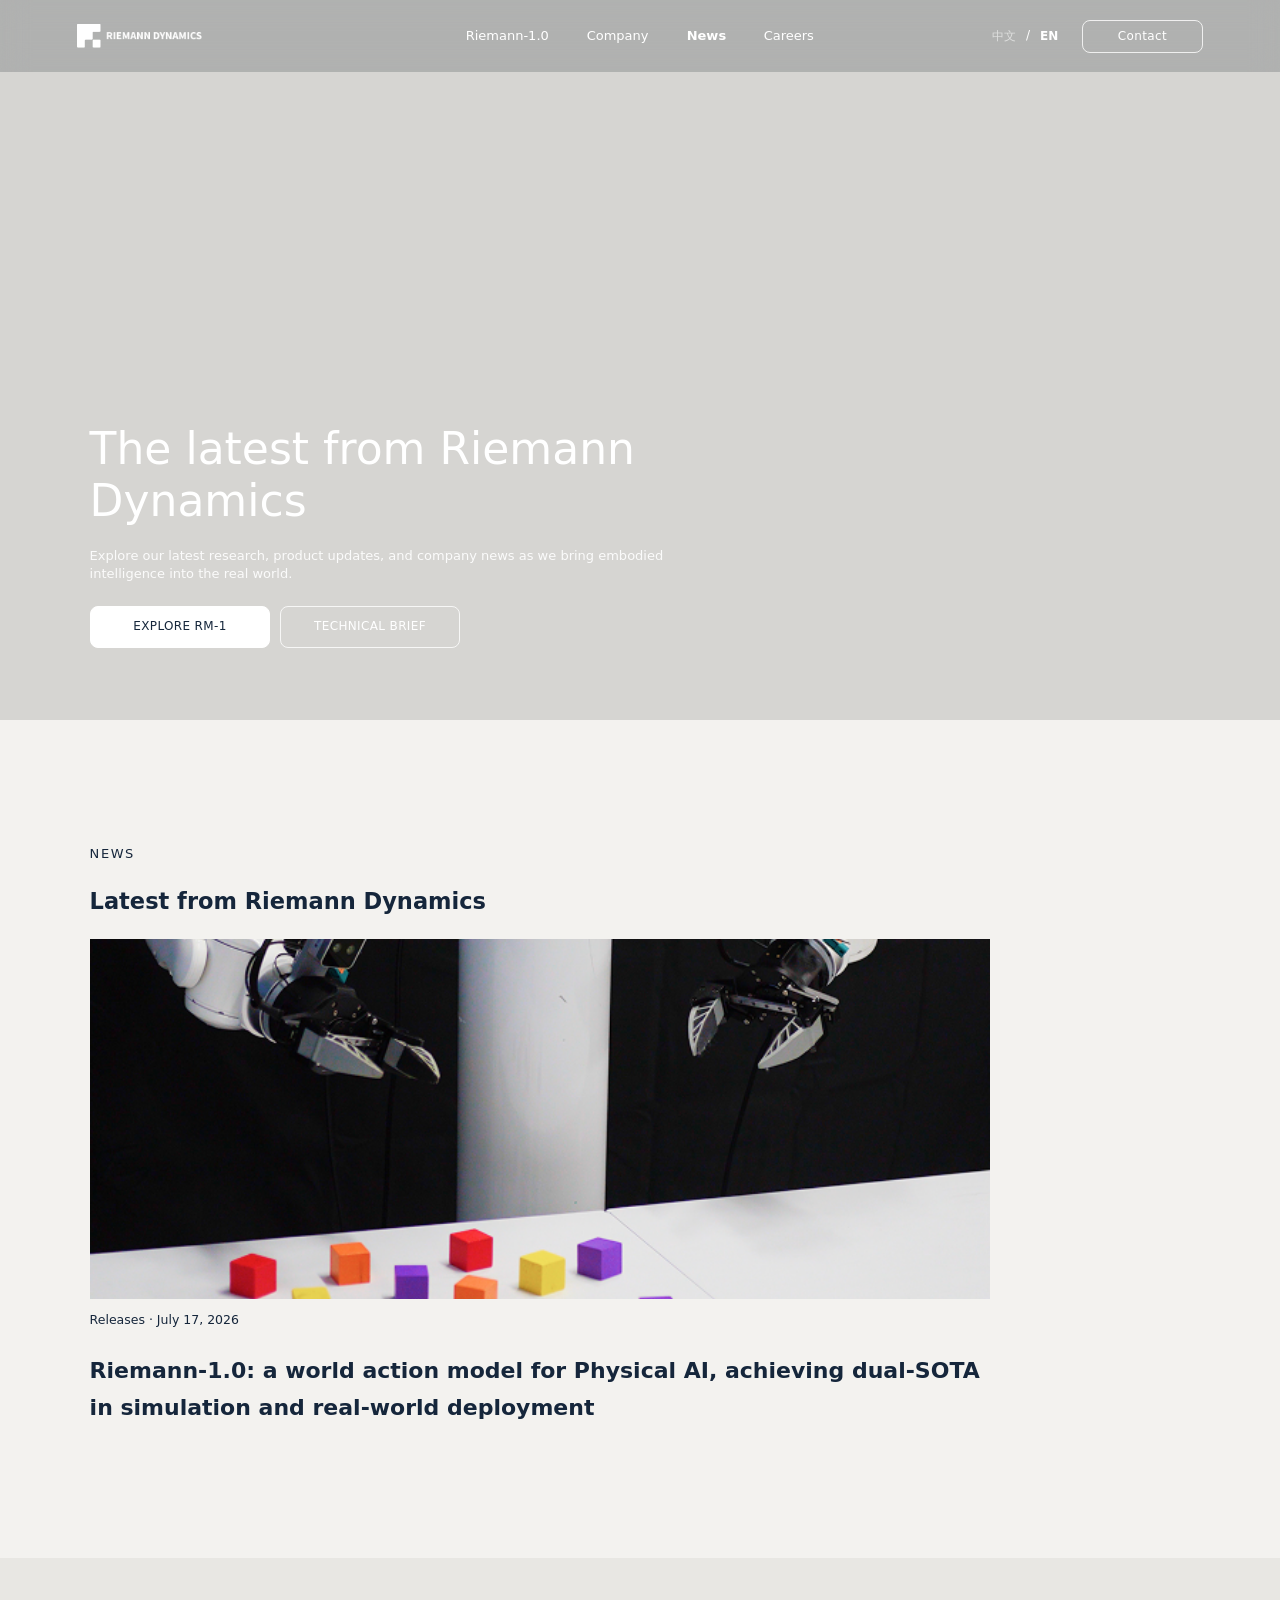
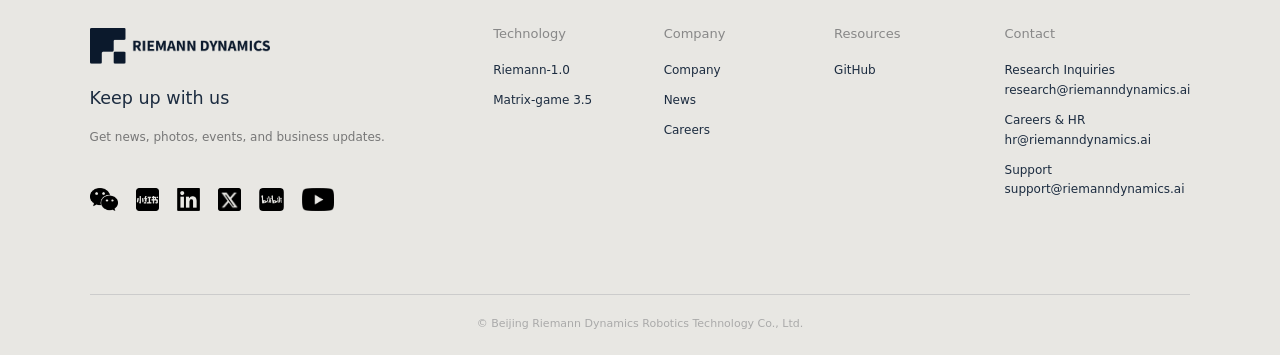
<file: news.html>
<!doctype html><html lang="en"><head><meta charset="UTF-8"><meta name="viewport" content="width=device-width,initial-scale=1"><title>News — Riemann Dynamics</title><link rel="icon" href="public/assets/公司logo/Black透明.png"><link rel="stylesheet" href="styles.css?v=youtube1"></head><body class="news-page"><header class="nav"><a class="brand" href="index.html"><img src="public/assets/公司logo/Group 2.png"></a><nav class="desktop-nav"><a href="riemann-1.0.html">Riemann-1.0</a><a href="company.html">Company</a><a href="news.html">News</a><a href="careers.html">Careers</a></nav><a class="contact" href="mailto:hr@riemanndynamics.ai?subject=Website%20Inquiry">Contact</a></header><section class="hero news-hero"><video muted loop autoplay playsinline><source src="public/assets/news/news-top.mp4" type="video/mp4"></video><div class="hero-overlay"><h1>The latest from Riemann Dynamics</h1><p>Explore our latest research, product updates, and company news as we bring embodied intelligence into the real world.</p><div class="hero-actions"><a class="btn light" href="riemann-1.0.html">EXPLORE RM-1</a><a class="btn outline" href="https://arxiv.org/abs/2608.27033">TECHNICAL BRIEF</a></div></div></section><main class="light-section news"><p class="eyebrow">NEWS</p><h2>Latest from Riemann Dynamics</h2><a class="news-card" href="news-blogs.html"><img src="public/assets/news/1fffff 1.png"><div><small>Releases · July 17, 2026</small><h3>Riemann-1.0: a world action model for Physical AI, achieving dual-SOTA in simulation and real-world deployment</h3></div></a></main><script src="i18n.js"></script><script src="script.js?v=social-links2"></script></body></html>
</file>
<file: styles.css>
:root{--navy:#091a30;--paper:#f3f2ef;--ink:#15263b}*{box-sizing:border-box}html{scroll-behavior:smooth}body{margin:0;background:var(--paper);color:var(--ink);font:15px/1.65 Arial,Helvetica,sans-serif}a{color:inherit;text-decoration:none}.nav{position:fixed;z-index:10;top:0;left:0;right:0;height:72px;padding:14px 6%;display:flex;align-items:center;justify-content:space-between;color:#fff;background:rgba(10,17,25,.18);backdrop-filter:blur(14px);transition:.3s}.nav.scrolled{background:rgba(9,26,48,.82)}.brand img{width:150px;height:42px;object-fit:contain}.desktop-nav{display:flex;gap:38px;margin-left:auto;margin-right:42px;font-size:13px}.contact,.btn{border:1px solid rgba(255,255,255,.8);border-radius:8px;padding:10px 24px;font-size:12px;letter-spacing:.03em}.hero{height:min(720px,100vh);min-height:560px;position:relative;color:#fff;overflow:hidden}.hero video{width:100%;height:100%;object-fit:cover}.hero:after{content:"";position:absolute;inset:0;background:linear-gradient(0deg,rgba(0,0,0,.6),rgba(0,0,0,.1))}.hero-overlay{position:absolute;z-index:1;bottom:10%;left:7%;max-width:650px}.hero h1{font-size:42px;line-height:1.13;font-weight:400;margin:0 0 20px}.hero p{max-width:600px;font-size:13px}.btn{display:inline-block;margin:20px 8px 0 0}.btn.light{background:#fff;color:var(--ink);border-color:#fff}.btn.outline{color:#fff}.light-section{padding:110px 7%}.intro{text-align:center}.eyebrow{font-size:13px;letter-spacing:.12em}.intro h2{font-size:30px;font-weight:400;max-width:800px;margin:15px auto 55px}.feature-grid{display:grid;grid-template-columns:1fr 1fr;gap:24px;text-align:left;max-width:1000px;margin:auto}.feature-grid article,.split p{padding:28px;border:1px solid #ddd;border-radius:16px;background:#f8f7f4}.feature-grid h3{font-size:22px;margin:12px 0}.dark-band{background:var(--navy);color:#fff;padding:115px 7%}.dark-band h2{font-weight:400;font-size:32px}.dark-band p{max-width:680px;color:#b9c4d0}.company-detail h2{max-width:850px;font-weight:400;font-size:36px}.split{display:grid;grid-template-columns:1fr 1.3fr;gap:28px;align-items:center;margin:42px 0}.split img{width:100%;height:280px;object-fit:cover}.video-grid{display:grid;grid-template-columns:1fr 1fr;gap:20px;margin:36px 0}.video-grid video{width:100%}.diagram{max-width:900px;width:100%;display:block;margin:40px 0}.news-card{display:block;max-width:900px}.news-card img{width:100%;height:360px;object-fit:cover;transition:.3s}.news-card:hover img{transform:scale(1.02)}.news-card h3{font-size:22px}.roles{margin-top:42px;border-top:1px solid #334457}.roles details{border-bottom:1px solid #334457;padding:24px 0}.roles summary{cursor:pointer;font-size:17px;font-weight:bold;display:flex;justify-content:space-between}.roles p{color:#c5ced8}.roles a,.article a{color:#1f6da8;text-decoration:underline}.article{max-width:900px;margin:auto;padding-top:130px}.article h1{font-weight:400;font-size:36px}.article img{display:block;width:100%;margin:36px 0}.back{font-size:28px}footer{background:#e8e7e3;padding:70px 7% 20px;display:grid;grid-template-columns:1fr 2fr;gap:50px}footer img{width:180px;height:55px;object-fit:contain;object-position:left}.footer-links{display:grid;grid-template-columns:repeat(3,1fr);gap:20px}.footer-links div{display:flex;flex-direction:column;gap:10px}.footer-links b{margin-bottom:8px}.social{margin-top:28px;font-size:18px}footer>small{grid-column:1/-1;border-top:1px solid #ccc;text-align:center;padding-top:20px;color:#999}.menu-btn,.mobile-menu{display:none}
@media(max-width:760px){.desktop-nav,.nav>.contact{display:none}.menu-btn{display:flex;background:none;border:0;flex-direction:column;gap:5px}.menu-btn span{display:block;width:24px;height:2px;background:#fff}.mobile-menu{position:absolute;display:none;top:72px;left:0;right:0;background:rgba(9,26,48,.96);padding:20px 7%}.mobile-menu.open{display:flex;flex-direction:column;gap:18px}.hero h1{font-size:32px}.hero-overlay{left:7%;right:7%;bottom:8%}.feature-grid,.split,.video-grid,footer{grid-template-columns:1fr}.light-section,.dark-band{padding:75px 7%}.intro h2,.company-detail h2{font-size:26px}.news-card img{height:220px}.footer-links{grid-template-columns:1fr 1fr}.footer-links div:last-child{grid-column:1/-1}}
.about-card b{display:flex;align-items:center;gap:8px;font-weight:600}
.about-card b img{width:22px;height:22px;object-fit:contain}
.home-page .about-card{background:#EFEDEA}
.about-card h3{font-size:32px;line-height:1.08;margin:18px 0 20px}
.card-bl h3,.card-br h3{line-height:1.02}
.home-footer .social{display:flex;align-items:center;gap:18px}
.home-footer .social img{width:auto;height:23px;object-fit:contain}
.home-footer .social img:first-child{width:29px}
.rm-page main{background:#f4f3f0}
.rm-page main{position:relative}
.rm-page .rm-general{background:#f4f3f0 url('public/assets/公司logo/Black透明.png') right 54px top 38px/220px auto no-repeat}
.desktop-nav{position:absolute;left:50%;transform:translateX(-50%);margin:0}
.hero>img{width:100%;height:100%;object-fit:cover}
.home-hero{height:690px}.about-home{background:#f3f2ef;padding:75px 5% 100px;color:#182b40}.about-heading{text-align:center}.about-heading h2{font-size:32px;font-weight:400;margin:0 0 8px}.about-heading p{color:#777;font-size:13px;line-height:1.5}.about-cards{max-width:1220px;height:700px;margin:60px auto 0;position:relative}.about-card{position:absolute;width:34%;min-height:260px;padding:30px;border:1px solid #ddd;border-radius:18px;background:#f7f6f3;clip-path:polygon(0 0,85% 0,100% 18%,100% 100%,0 100%);transition:transform .3s}.about-card:hover{transform:scale(1.025)}.about-card h3{font-size:21px;font-weight:400;margin:15px 0}.about-card p{color:#73777c;font-size:13px;line-height:1.45}.card-tl{left:0;top:15px}.card-tr{right:0;top:15px}.card-bl{left:0;bottom:10px}.card-br{right:0;bottom:10px}.robot-wrap{position:absolute;left:50%;top:50%;width:350px;height:390px;transform:translate(-50%,-50%);display:flex;justify-content:center;align-items:center;z-index:2}.robot-ring{position:absolute;width:300px;height:300px;border:1px solid #d8d7d2;border-radius:50%;background:rgba(255,255,255,.22)}.robot-wrap img{position:relative;width:330px;max-height:410px;object-fit:contain}.resources-home{height:480px;background:#0a1b31;color:#fff;position:relative;overflow:hidden}.resources-home:before{content:"";position:absolute;inset:0;background:url('public/assets/riemann-1.0/robot-right-arm-4k-transparent 1.png') left 35%/500px auto no-repeat;opacity:.12}.resource-blocks{position:absolute;right:0;top:0;width:37%;height:70%}.resource-blocks i{position:absolute;border:1px solid #31445a;border-radius:12px;background:#10253d}.resource-blocks i:nth-child(1){right:0;top:0;width:73%;height:56%}.resource-blocks i:nth-child(2){right:0;top:56%;width:46%;height:44%}.resource-blocks i:nth-child(3){left:0;top:69%;width:31%;height:29%}.resource-blocks i:nth-child(4){right:28%;top:68%;width:28%;height:31%}.resource-copy{position:absolute;left:7%;bottom:85px}.resource-copy h2{font-size:28px;font-weight:400;line-height:1.2}.resource-copy p{max-width:500px;color:#8796a9;font-size:11px}.home-footer{background:#e8e7e3;padding:65px 7% 22px;display:grid;grid-template-columns:1fr 2fr;gap:55px;color:#1c2c40}.home-footer .footer-brand>img{width:180px;height:52px;object-fit:contain;object-position:left}.home-footer h3{font-weight:400;margin:20px 0 3px}.home-footer p{font-size:12px;color:#777}.home-footer .footer-links{display:grid;grid-template-columns:repeat(4,1fr);gap:25px}.home-footer .footer-links div{display:flex;flex-direction:column;gap:10px;font-size:12px}.home-footer .footer-links b{font-size:13px;font-weight:400;color:#888;margin-bottom:7px}.home-footer>small{grid-column:1/-1;border-top:1px solid #ccc;text-align:center;color:#aaa;padding-top:20px;margin-top:28px;font-size:11px}
.home-hero{position:relative;width:100%;height:auto;min-height:620px;aspect-ratio:1440/882;max-height:900px;overflow:hidden;background:#050505;color:#fff}.home-hero>video{position:absolute;inset:0;width:100%;height:100%;object-fit:cover;object-position:center center;display:block}.home-hero:after{content:"";position:absolute;inset:0;background:linear-gradient(180deg,rgba(0,0,0,.08) 35%,rgba(0,0,0,.48) 100%);pointer-events:none}.home-hero .hero-overlay{z-index:2;color:#fff}.home-hero .hero-overlay h1,.home-hero .hero-overlay p{color:#fff}.home-hero .btn.outline{color:#fff;border-color:rgba(255,255,255,.9)}.home-footer .footer-brand{display:flex;flex-direction:column;align-items:flex-start}.home-footer .footer-brand>img{display:block;width:180px;height:auto;margin:0;padding:0}.home-footer h3{margin:20px 0 3px;padding:0;text-align:left}
@media(max-width:760px){.home-hero{height:650px;min-height:650px;aspect-ratio:auto}.home-hero>video{object-position:center center}}
.company-hero{height:690px;position:relative;overflow:hidden;color:#fff}.company-hero>img{width:100%;height:100%;object-fit:cover}.company-hero:after{content:"";position:absolute;inset:0;background:linear-gradient(0deg,rgba(0,0,0,.6),rgba(0,0,0,.08))}.company-hero .hero-overlay{z-index:2}.company-hero .hero-overlay h1,.company-hero .hero-overlay p{color:#fff}.company-content{padding:95px 7%;background:#f3f2ef;color:#1c2c40}.company-content>h2{font-size:36px;line-height:1.2;font-weight:400;margin:16px 0 35px}.company-content hr{border:0;border-top:1px solid #d9d9d5;margin-bottom:55px}.company-story{display:grid;grid-template-columns:40% 60%;gap:18px;margin:0 0 48px;align-items:stretch}.company-story img{width:100%;height:285px;object-fit:cover}.company-story>div{background:#f8f7f4;border:1px solid #ddd;border-radius:17px;clip-path:polygon(0 0,96% 0,100% 12%,100% 100%,0 100%);padding:26px}.company-story p{font-size:14px;line-height:1.55;margin:0}.milestones{background:#0a1b31;color:#fff;padding:80px 7% 105px}.timeline{display:grid;grid-template-columns:repeat(3,1fr);position:relative;margin-top:60px}.timeline:before{content:"";height:1px;background:#536173;position:absolute;left:0;right:0;top:8px}.milestone{position:relative}.milestone i{display:block;width:20px;height:20px;border:2px solid #d7dde3;border-radius:50%;background:#0a1b31;position:relative;z-index:1}.milestone.active i{background:#f5f5f2}.milestone h3{font-size:17px;margin:14px 0 2px}.milestone p{color:#8998aa;font-size:12px;margin:0}.company-footer{background:#e8e7e3;padding:65px 7% 22px;display:grid;grid-template-columns:1fr 2fr;gap:55px;color:#1c2c40}.company-footer .footer-brand>img{width:180px;height:auto;margin-left:-27px}.company-footer .footer-links{display:grid;grid-template-columns:repeat(4,1fr);gap:25px}.company-footer .footer-links div{display:flex;flex-direction:column;gap:10px;font-size:12px}.company-footer .footer-links b{font-weight:400;color:#888}.company-footer>small{grid-column:1/-1;border-top:1px solid #ccc;text-align:center;color:#aaa;padding-top:20px;margin-top:28px;font-size:11px}
@media(max-width:760px){.company-hero{height:650px}.company-content{padding:65px 7%}.company-content>h2{font-size:27px}.company-story{grid-template-columns:1fr;gap:15px}.company-story img{height:230px}.timeline{grid-template-columns:1fr;gap:35px;margin-top:45px}.timeline:before{left:9px;top:0;bottom:0;width:1px;height:auto;right:auto}.milestone{padding-left:38px}.milestone i{position:absolute;left:0;top:0}.company-footer{grid-template-columns:1fr}.company-footer .footer-links{grid-template-columns:1fr 1fr}}
.careers-hero{height:690px;position:relative;overflow:hidden;color:#fff}.careers-hero>img{width:100%;height:100%;object-fit:cover}.careers-hero:after{content:"";position:absolute;inset:0;background:linear-gradient(0deg,rgba(0,0,0,.58),rgba(0,0,0,.08))}.careers-hero .hero-overlay{z-index:2}.careers-hero .hero-overlay h1,.careers-hero .hero-overlay p{color:#fff}.careers-content{background:#0a1b31;color:#fff;padding:95px 7% 105px}.careers-content h2{font-size:35px;line-height:1.2;font-weight:400;margin:18px 0 12px}.careers-lead{font-size:12px;color:#8998aa}.roles{margin-top:55px;border-top:1px solid #304258}.roles-label{font-size:12px;letter-spacing:.04em;color:#cbd2dc;margin:34px 0 15px}.roles details{border-bottom:1px solid #304258;padding:17px 0}.roles summary{cursor:pointer;list-style:none;font-size:16px;font-weight:600;display:flex;justify-content:space-between;align-items:center}.roles summary::-webkit-details-marker{display:none}.roles summary span{border:1px solid #8190a1;width:30px;height:30px;border-radius:50%;display:grid;place-items:center;font-size:20px;font-weight:300}.role-copy{max-width:920px;color:#b7c2d0;font-size:11px;line-height:1.65;padding:14px 0 0}.role-copy ul{padding-left:18px;margin:6px 0 10px}.role-copy li{margin-bottom:4px}.apply-link{display:inline-block;color:#fff;font-style:italic;font-weight:600;margin-top:2px}.roles details:not([open])>p{color:#8796a9;font-size:11px;margin:8px 0 0}.resume-note{border-bottom:1px solid #304258;padding:48px 0 25px;color:#c3ccd6;font-size:12px}.resume-note p{margin:0 0 5px}.resume-note a{color:#8796a9;font-size:11px}.careers-footer{background:#e8e7e3;padding:65px 7% 22px;display:grid;grid-template-columns:1fr 2fr;gap:55px;color:#1c2c40}.careers-footer .footer-brand>img{width:180px;height:auto;margin-left:-27px}.careers-footer .footer-links{display:grid;grid-template-columns:repeat(4,1fr);gap:25px}.careers-footer .footer-links div{display:flex;flex-direction:column;gap:10px;font-size:12px}.careers-footer .footer-links b{font-weight:400;color:#888}.careers-footer>small{grid-column:1/-1;border-top:1px solid #ccc;text-align:center;color:#aaa;padding-top:20px;margin-top:28px;font-size:11px}
@media(max-width:760px){.careers-hero{height:650px}.careers-content{padding:65px 7%}.careers-content h2{font-size:28px}.careers-footer{grid-template-columns:1fr}.careers-footer .footer-links{grid-template-columns:1fr 1fr}.role-copy{font-size:11px}}
.rm-page{background:#f3f2ef;color:#1a2b40}.rm-hero{height:690px;position:relative;overflow:hidden;color:#fff;background:#050505}.rm-hero video{width:100%;height:100%;object-fit:cover}.rm-hero:after{content:"";position:absolute;inset:0;background:linear-gradient(0deg,rgba(0,0,0,.7),transparent 65%)}.rm-hero-copy{position:absolute;z-index:2;left:7%;bottom:9%}.rm-hero-copy p{font-size:14px;margin:0 0 8px}.rm-hero-copy h1{font-size:42px;line-height:1.1;font-weight:400;margin:0}.rm-stats{display:grid;grid-template-columns:repeat(5,1fr);max-width:1100px;margin:auto;padding:48px 7%;gap:22px;text-align:center}.rm-stats b{display:block;font-size:26px;font-weight:400}.rm-stats span{font-size:11px;color:#7c8792}.rm-section,.rm-benchmarks{padding:90px 7%;max-width:1250px;margin:auto}.rm-section h2,.rm-benchmarks h2,.rm-data h2,.rm-policy h2{font-size:30px;font-weight:400;margin:12px 0}.rm-lead{max-width:760px;color:#6f7881}.rm-wide-image{width:100%;display:block;margin:42px 0 25px;max-height:520px;object-fit:contain;background:#ddd}.rm-three{display:grid;grid-template-columns:repeat(3,1fr);gap:18px}.rm-three article{background:#efeeeb;border:1px solid #deddd9;padding:22px;border-radius:9px}.rm-three h3{font-size:14px;margin:0 0 8px}.rm-three p{font-size:12px;margin:0;color:#69737d}.rm-gallery{background:#ecebe8;max-width:none}.rm-task-grid{display:grid;grid-template-columns:repeat(4,1fr);gap:15px}.rm-task-grid article{background:#f7f6f3;padding:14px;border-radius:6px}.rm-task-grid img{height:140px;width:100%;object-fit:contain}.rm-task-grid h3{font-size:13px;margin:8px 0 3px}.rm-task-grid p{font-size:11px;margin:0;color:#69737d}.rm-metrics{display:flex;gap:60px;margin:30px 0}.rm-metrics b{font-size:30px;font-weight:400}.rm-metrics small{display:block;font-size:11px;color:#77818a}.rm-video-grid{display:grid;grid-template-columns:repeat(4,1fr);gap:12px}.rm-video-grid video{width:100%;background:#ddd}.rm-benchmarks{background:#eeece9;max-width:none}.benchmark-grid{display:grid;grid-template-columns:repeat(3,1fr);gap:22px;margin-top:30px}.benchmark-grid img{width:100%;height:250px;object-fit:contain;background:#fff;border-radius:8px}.rm-data{background:#0a1b31;color:#fff;padding:90px 7%;text-align:left}.rm-data p{max-width:700px;color:#b8c3ce}.rm-data img{display:block;max-width:850px;width:100%;margin:40px auto 0;background:#122a45}.rm-inference{background:#f3f2ef}.rm-policy{padding:90px 7%;text-align:center;background:#ecebe8}.rm-policy>img{width:330px;height:330px;object-fit:contain}.rm-policy>div{display:flex;max-width:800px;margin:15px auto;justify-content:space-around;gap:20px}.rm-policy span{display:grid;place-items:center;width:150px;height:90px;border-radius:50%;background:#f8f7f4;border:1px solid #ddd;font-size:12px}
@media(max-width:760px){.rm-hero{height:650px}.rm-hero-copy h1{font-size:32px}.rm-stats{grid-template-columns:repeat(3,1fr);padding:35px 5%;gap:20px 8px}.rm-stats b{font-size:21px}.rm-section,.rm-benchmarks{padding:62px 7%}.rm-section h2,.rm-benchmarks h2,.rm-data h2,.rm-policy h2{font-size:25px}.rm-three,.rm-task-grid,.rm-video-grid,.benchmark-grid{grid-template-columns:1fr 1fr}.rm-metrics{gap:25px}.rm-metrics b{font-size:24px}.rm-policy>div{flex-wrap:wrap}.rm-policy span{width:130px}}
.resources-home:before{content:"";display:block;position:absolute;inset:auto 7% 20px auto;width:500px;height:400px;background:url('public/assets/home/Vector.png') center/contain no-repeat;opacity:.95}
.resource-blocks{display:none!important}
.home-footer .footer-brand>img{margin-left:-27px!important;width:180px;height:auto}
.company-page .company-story>div{display:flex!important;align-items:center!important;justify-content:center!important;padding:30px!important}.company-page .company-story p{margin:0!important;line-height:1.75!important}
.company-page .company-story>div{background:#EFEDEA}
.blog-page{background:#f3f2ef;color:#182b40}.blog-page .nav{background:rgba(20,29,36,.42)}.blog-content{width:min(1030px,86%);margin:0 auto;padding:125px 0 110px}.blog-back{display:block;font-size:42px;line-height:1;margin:0 0 18px 0;width:32px}.blog-content h1{font-size:36px;line-height:1.2;font-weight:400;margin:0 0 10px}.blog-content>small{font-size:12px}.blog-image{display:block;width:100%;height:auto;margin:42px 0 24px}.blog-content p{font-size:13px;line-height:1.65;margin:0 0 28px}.blog-content p a{color:#1c4d75;text-decoration:underline}.blog-content h2{font-size:16px;margin:34px 0 8px;font-weight:700}.blog-content h3{font-size:16px;line-height:1.6;margin:36px 0 0;font-weight:700}.blog-content .blog-image + h2{margin-top:30px}
@media(max-width:760px){.blog-content{width:86%;padding:105px 0 70px}.blog-content h1{font-size:27px}.blog-image{margin:28px 0 20px}.blog-content p{font-size:13px;line-height:1.7}.blog-content h2{font-size:15px}}
.careers-page .roles summary span{position:relative;width:34px!important;height:34px!important;display:block!important;flex:0 0 34px;border:1px solid rgba(235,242,250,.65)!important;border-radius:50%!important;background:rgba(255,255,255,.1)!important;box-shadow:inset 0 1px 2px rgba(255,255,255,.25),0 5px 16px rgba(0,0,0,.18)!important;backdrop-filter:blur(12px)!important;-webkit-backdrop-filter:blur(12px)!important;font-size:0!important;line-height:1!important;color:transparent!important}.careers-page .roles summary span:after{position:absolute;left:50%;top:50%;transform:translate(-50%,-53%);display:block;width:100%;height:100%;text-align:center;font-size:20px!important;line-height:34px!important;color:#fff!important}.careers-page .roles details[open] summary span:after{content:'↑'}.careers-page .roles details:not([open]) summary span:after{content:'↓'}
.company-footer .footer-brand{display:flex;flex-direction:column;align-items:flex-start}.company-footer .footer-brand h3{font-weight:400;margin:20px 0 4px}.company-footer .footer-brand p{font-size:12px;color:#777;margin:0}.company-footer .social{margin-top:28px;font-size:18px}.company-footer .footer-links a{line-height:1.45}.company-footer .footer-links b{margin-bottom:6px}
/* Riemann detail layout calibration */
.rm-page .rm-hero{height:66vw!important;min-height:620px!important;max-height:880px!important}.rm-page .rm-section,.rm-page .rm-benchmarks{width:min(1030px,86%)!important;margin-left:auto!important;margin-right:auto!important;padding-top:82px!important;padding-bottom:82px!important}.rm-page .rm-gallery,.rm-page .rm-data{width:100%!important;padding-left:max(7%,calc((100% - 1030px)/2))!important;padding-right:max(7%,calc((100% - 1030px)/2))!important}.rm-page .rm-gallery{background:#ecebe8!important}.rm-page .rm-benchmarks{background:#eeece9!important}.rm-page .rm-data{background:#0a1b31!important;color:#fff!important;max-width:none!important}.rm-page .rm-placeholder{height:270px!important;background:#c9c9c9!important;border-radius:6px!important;margin:40px 0!important}.rm-page .rm-task-grid,.rm-page .rm-video-grid{gap:16px!important}.rm-page .rm-task-grid img{height:150px!important}
.rm-page{background:#f3f2ef}.rm-page .rm-hero-copy{max-width:1050px}.rm-page .rm-hero-copy>p:first-child{font-size:36px;font-weight:700}.rm-page .rm-hero-copy h1{font-size:48px}.rm-page .rm-hero-copy>p:last-child{max-width:900px;font-size:17px;line-height:1.5}.rm-identity{position:relative;height:650px;overflow:hidden;padding:0 5%;display:flex;align-items:flex-end;justify-content:center}.rm-wordmark{position:absolute;left:5%;right:5%;top:180px;text-align:center;font-size:122px;font-weight:700;color:#e7e4e0}.rm-identity>img{position:absolute;z-index:2;width:420px;height:480px;object-fit:contain;left:50%;top:20px;transform:translateX(-50%)}.rm-identity .rm-stats{position:relative;z-index:3;width:100%;max-width:1200px;padding:0 0 38px;display:grid;grid-template-columns:repeat(5,1fr);gap:14px}.rm-identity .rm-stats>div{background:rgba(248,247,244,.9);border:1px solid #d9d6d2;border-radius:16px;padding:28px 12px;text-align:center}.rm-identity .rm-stats b{font-size:34px}.rm-identity .rm-stats span{display:block;margin-top:8px}.rm-overview,.rm-general,.rm-architecture,.rm-inference{width:min(1100px,88%);margin:auto;padding:80px 0}.rm-overview>.eyebrow{font-size:20px;line-height:1.35;max-width:680px}.overview-copy,.about-intro,.general-copy{font-size:14px;line-height:1.65;max-width:900px;color:#66717c}.rm-overview-image,.rm-architecture>img,.rm-inference>img{display:block;width:100%;margin:38px 0;border-radius:7px}.rm-fold-cards{display:grid;grid-template-columns:repeat(3,1fr);gap:22px}.rm-fold-cards article{min-height:210px;padding:28px;background:#f7f6f3;border:1px solid #d9d6d2;border-radius:20px;clip-path:polygon(0 0,80% 0,100% 25%,100% 100%,0 100%)}.rm-fold-cards h3{font-size:21px;font-weight:400;margin:0 0 20px}.rm-fold-cards p{color:#687380}.rm-about{background:#e7e5e2;padding:85px 0}.rm-about-inner{width:min(1200px,90%);margin:auto;position:relative;min-height:830px;text-align:center}.rm-about h2{font-size:34px;font-weight:400}.rm-about .about-intro{margin:0 auto 50px}.rm-task-cards{display:grid;grid-template-columns:1fr 1fr;gap:90px 300px;text-align:left}.rm-task-cards article{background:#f7f6f3;border:1px solid #d7d4d0;border-radius:18px;padding:26px;min-height:240px}.rm-task-cards h3{font-size:21px}.rm-task-cards p{color:#687380}.rm-task-cards b{font-size:18px}.rm-about-robot{position:absolute;width:430px;height:520px;object-fit:contain;left:50%;top:250px;transform:translateX(-50%);z-index:2}.rm-general h2,.rm-benchmarks h2,.rm-data h2,.rm-architecture h2,.rm-inference h2{font-size:32px;font-weight:400}.rm-general .rm-metrics{display:flex;gap:0;margin:50px 0}.rm-general .rm-metrics b{padding:0 36px;border-right:1px solid #aaa;font-size:33px}.rm-general .rm-metrics b:first-child{padding-left:0}.rm-general .rm-metrics b:last-child{border:0}.rm-general-grid{display:grid;grid-template-columns:repeat(4,1fr);gap:28px 14px}.rm-general-grid article{background:#f8f7f4;border-radius:12px;overflow:hidden;border:1px solid #dedbd7}.rm-general-grid video{width:100%;aspect-ratio:3/5;object-fit:cover;background:#222}.rm-general-grid b,.rm-general-grid p{display:block;padding:0 12px}.rm-general-grid b{font-size:12px;margin-top:10px}.rm-general-grid p{font-size:11px;min-height:44px}.rm-benchmarks{width:100%!important;max-width:none!important;padding:80px max(7%,calc((100% - 1100px)/2))!important}.rm-benchmarks .benchmark-grid{grid-template-columns:repeat(3,1fr)}.rm-benchmarks .benchmark-grid img{height:auto}.rm-data{min-height:650px;text-align:left}.rm-data>img{width:430px;height:430px;object-fit:contain;margin:20px auto 0}.rm-architecture,.rm-inference{background:#f3f2ef}.rm-architecture>img,.rm-inference>img{background:#fff}.rm-policy{padding-bottom:130px}
@media(max-width:760px){.rm-page .rm-hero-copy>p:first-child{font-size:24px}.rm-page .rm-hero-copy h1{font-size:32px}.rm-page .rm-hero-copy>p:last-child{font-size:13px}.rm-identity{height:680px}.rm-wordmark{font-size:52px;top:130px}.rm-identity>img{width:280px;height:350px}.rm-identity .rm-stats{grid-template-columns:repeat(2,1fr);padding-bottom:20px}.rm-identity .rm-stats b{font-size:24px}.rm-overview>.eyebrow{font-size:17px}.rm-fold-cards{grid-template-columns:1fr}.rm-about-inner{min-height:auto}.rm-task-cards{grid-template-columns:1fr;gap:18px}.rm-about-robot{position:relative;top:auto;left:auto;transform:none;width:100%;height:330px;grid-row:auto}.rm-general-grid{grid-template-columns:1fr 1fr}.rm-general .rm-metrics b{font-size:23px;padding:0 12px}.rm-benchmarks .benchmark-grid{grid-template-columns:1fr}.rm-data>img{width:280px;height:280px}}

/* Riemann-1.0 reference layout */
.rm-page{background:#f4f3f0;color:#182b40;overflow-x:hidden}
.rm-page .nav{z-index:20}
.rm-hero{height:min(61.25vw,882px);min-height:620px;position:relative;overflow:hidden;background:#050505;color:#fff}
.rm-hero video{position:absolute;inset:0;width:100%;height:100%;object-fit:cover;object-position:center}
.rm-hero:after{content:"";position:absolute;inset:0;background:linear-gradient(180deg,rgba(0,0,0,.08),rgba(0,0,0,.62));pointer-events:none}
.rm-hero-copy{position:absolute;z-index:2;left:7%;right:7%;bottom:8%;max-width:980px}
.rm-hero-copy>p:first-child{font-size:27px;font-weight:700;letter-spacing:.01em;margin:0 0 8px}
.rm-hero-copy h1{font-size:46px;line-height:1.05;font-weight:400;margin:0 0 18px}
.rm-hero-copy>p:last-child{max-width:680px;font-size:14px;line-height:1.55;margin:0;color:#fff}
.rm-identity{position:relative;height:520px;overflow:hidden;padding:0 6%;display:flex;align-items:flex-end;justify-content:center;background:#f4f3f0}
.rm-identity-ring{position:absolute;width:650px;height:650px;left:50%;top:-160px;transform:translateX(-50%);border-radius:50%;background:rgba(255,255,255,.68);border:1px solid rgba(215,219,220,.8)}
.rm-wordmark{position:absolute;z-index:1;top:80px;left:0;right:0;text-align:center;font-size:74px;line-height:1;font-weight:700;color:#e6e7e3;letter-spacing:.02em}
.rm-identity>img{position:absolute;z-index:3;width:365px;height:420px;left:50%;top:5px;transform:translateX(-50%);object-fit:contain}
.rm-identity .rm-stats{position:relative;z-index:4;width:min(1120px,100%);padding:0 0 28px;display:grid;grid-template-columns:repeat(5,1fr);gap:13px;text-align:center}
.rm-identity .rm-stats>div{background:rgba(249,249,247,.78);border:1px solid #dfe1dd;border-radius:4px;padding:15px 8px 13px;min-height:72px}
.rm-identity .rm-stats b{font-size:20px;font-weight:700;display:block;color:#182b40}.rm-identity .rm-stats span{font-size:10px;color:#697783;display:block;margin-top:1px}
.rm-overview,.rm-general,.rm-architecture,.rm-inference{width:min(1100px,86%);margin:auto;padding:76px 0}
.rm-overview>.eyebrow{font-size:22px;line-height:1.2;letter-spacing:.04em;max-width:730px;margin:0 0 18px}
.overview-copy,.general-copy,.architecture-copy,.inference-copy{font-size:13px;line-height:1.55;max-width:650px;color:#66727c;margin:0 0 24px}
.rm-overview-image{display:block;width:100%;height:auto;max-height:420px;object-fit:contain;background:#d2d2d2;border-radius:5px;margin:28px 0 24px}
.rm-fold-cards{display:grid;grid-template-columns:repeat(3,1fr);gap:16px}.rm-fold-cards article{min-height:160px;padding:21px 20px;background:#f8f8f5;border:1px solid #e1e1dc;border-radius:5px;clip-path:polygon(0 0,88% 0,100% 18%,100% 100%,0 100%)}.rm-fold-cards h3{font-size:14px;line-height:1.25;font-weight:400;margin:0 0 13px}.rm-fold-cards p{font-size:11px;line-height:1.55;color:#66727c;margin:0}
.rm-about{background:#e7e6e2;padding:73px 0}.rm-about-inner{width:min(1140px,86%);min-height:760px;margin:auto;position:relative;text-align:center}.rm-about h2{font-size:22px;font-weight:400;margin:0 0 8px}.rm-about .about-intro{width:min(483px,100%);font-size:11px;line-height:1.5;color:#66727c;margin:0 auto 46px}.rm-task-cards{position:relative;z-index:3;display:grid;grid-template-columns:440px 440px;justify-content:space-between;gap:34px 250px;text-align:left}.rm-task-cards article{background:rgba(249,249,247,.9);border:1px solid #deded9;border-radius:5px;padding:17px 19px;min-height:180px}.rm-task-cards h3{font-size:13px;font-weight:400;margin:0 0 17px}.rm-task-cards p{width:303px;max-width:100%;font-size:11px;line-height:1.6;font-weight:300;color:#687380;margin:0 0 14px}.rm-task-cards hr{border:0;border-top:1px solid #dcdcd7;margin:0 0 10px}.rm-task-cards b{font-size:11px;font-weight:400}.rm-about-ring{position:absolute;width:340px;height:340px;left:50%;top:235px;transform:translateX(-50%);border-radius:50%;background:rgba(250,250,248,.56);border:1px solid #d5d6d1;z-index:1}.rm-about-robot{position:absolute;z-index:2;width:358px;height:330px;object-fit:contain;left:50%;top:248px;transform:translateX(-50%)}
.rm-general{position:relative}.rm-faint-logo{position:absolute;right:-3%;top:25px;font-size:75px;font-weight:700;letter-spacing:.02em;color:rgba(225,226,222,.62);pointer-events:none;white-space:nowrap}.rm-general h2{position:relative;font-size:25px;line-height:1.2;font-weight:400;width:500px;max-width:100%;margin:0 0 14px}.rm-general .general-copy{max-width:620px}.rm-general .rm-metrics{position:relative;display:flex;gap:0;margin:32px 0 28px}.rm-general .rm-metrics b{display:flex;flex-direction:column;padding:0 38px;border-right:1px solid #c8cbc8;font-size:28px;line-height:1;font-weight:400;color:#000}.rm-general .rm-metrics b:first-child{padding-left:0}.rm-general .rm-metrics b:last-child{border:0}.rm-general .rm-metrics small{display:block;width:100px;margin-top:8px;font-size:10px;line-height:1.25;color:#66727c}.rm-general-grid{display:grid;grid-template-columns:repeat(4,1fr);gap:17px 13px}.rm-general-grid article{background:#f8f8f5;border:1px solid #deded9;border-radius:14px;overflow:hidden}.rm-general-grid video{display:block;width:100%;aspect-ratio:1/1.12;object-fit:cover;background:#222}.rm-general-grid b,.rm-general-grid p{display:block;padding:0 10px}.rm-general-grid b{font-size:10px;margin-top:8px}.rm-general-grid p{font-size:10px;line-height:1.35;min-height:33px;color:#687380;margin:3px 0 8px}
.rm-benchmarks{width:100%;max-width:none;padding:72px max(7%,calc((100% - 1100px)/2));background:#f4f3f0}.rm-benchmarks h2{font-size:25px;font-weight:400;margin:0 0 9px}.rm-benchmarks>p{max-width:680px;color:#66727c;font-size:13px;line-height:1.55;margin:0}.rm-benchmarks .benchmark-grid{display:grid;grid-template-columns:repeat(3,1fr);gap:22px;margin-top:25px}.rm-benchmarks .benchmark-grid img{width:100%;height:auto;display:block;background:#fff;border-radius:4px}
.rm-data{min-height:625px;padding:66px max(7%,calc((100% - 1100px)/2));background:#122a45;color:#fff;display:grid;grid-template-columns:1fr 470px;align-items:center;gap:40px}.rm-data-copy .eyebrow{font-size:34px;line-height:1;margin:0 0 20px;letter-spacing:.04em}.rm-data-copy>p:last-child{max-width:570px;font-size:12px;line-height:1.65;color:#b6c3d1;margin:0}.rm-data>img{width:430px;height:430px;object-fit:contain;margin:0 auto;background:none}
.rm-architecture,.rm-inference{background:#f4f3f0}.rm-architecture .eyebrow,.rm-inference .eyebrow{font-size:34px;line-height:1.05;margin:0 0 19px;letter-spacing:.02em}.architecture-copy,.inference-copy{width:813px;max-width:100%;font-size:13px;color:#9299aa;margin-bottom:28px}.rm-architecture>img,.rm-inference>img{display:block;width:100%;height:auto;max-height:600px;object-fit:contain;background:#d0d0d0;border-radius:5px;margin:0 0 27px}.rm-stage-cards{margin-top:0}.rm-stage-cards article{min-height:142px}
.rm-policy{padding:75px max(7%,calc((100% - 900px)/2)) 110px;text-align:center;background:#e7e6e2}.rm-policy>.eyebrow{font-size:20px;letter-spacing:.05em;margin:0 0 8px}.policy-intro{max-width:650px;margin:0 auto 50px;font-size:12px;line-height:1.6;color:#66727c}.policy-mode h2{font-size:22px;font-weight:400;margin:0 0 6px}.policy-mode>p{font-size:11px;color:#66727c;margin:0 auto 22px}.policy-flow{display:flex;justify-content:center;align-items:center;gap:32px}.policy-flow span{width:145px;height:88px;display:grid;place-items:center;border-radius:50%;background:#f8f8f5;border:1px solid #dbdcd7;font-size:11px}.policy-flow i{font-style:normal;font-size:26px;color:#7f8990}.policy-robot{height:245px;position:relative;display:grid;place-items:center;margin:15px 0}.policy-ring{position:absolute;width:245px;height:245px;border-radius:50%;background:#f6f6f3;border:1px solid #d8d9d4}.policy-robot img{position:relative;width:240px;height:240px;object-fit:contain}.rm-policy .policy-mode:last-child{margin-top:18px}
@media(max-width:760px){.rm-hero{height:680px;min-height:680px}.rm-hero-copy{left:7%;right:7%;bottom:9%}.rm-hero-copy>p:first-child{font-size:23px}.rm-hero-copy h1{font-size:31px}.rm-hero-copy>p:last-child{font-size:12px}.rm-identity{height:610px}.rm-identity-ring{width:430px;height:430px;top:-40px}.rm-wordmark{top:100px;font-size:46px}.rm-identity>img{width:280px;height:330px;top:25px}.rm-identity .rm-stats{grid-template-columns:repeat(2,1fr);gap:8px;padding:0 0 18px}.rm-identity .rm-stats>div:last-child{grid-column:1/-1}.rm-identity .rm-stats b{font-size:20px}.rm-overview,.rm-general,.rm-architecture,.rm-inference{width:86%;padding:57px 0}.rm-overview>.eyebrow{font-size:18px}.rm-fold-cards{grid-template-columns:1fr}.rm-about{padding:58px 0}.rm-about-inner{min-height:980px;width:86%}.rm-task-cards{grid-template-columns:1fr;gap:14px}.rm-task-cards article{min-height:140px}.rm-about-ring{width:260px;height:260px;top:510px}.rm-about-robot{width:290px;height:275px;top:505px}.rm-general h2{font-size:23px;width:100%}.rm-faint-logo{font-size:38px;top:20px}.rm-general .rm-metrics b{font-size:22px;padding:0 15px}.rm-general .rm-metrics small{width:80px;font-size:9px}.rm-general-grid{grid-template-columns:1fr 1fr;gap:12px 8px}.rm-benchmarks{padding:58px 7%}.rm-benchmarks .benchmark-grid{grid-template-columns:1fr;gap:14px}.rm-data{display:block;padding:58px 7%;min-height:0}.rm-data-copy .eyebrow{font-size:28px}.rm-data>img{width:290px;height:290px;margin:25px auto 0}.rm-architecture .eyebrow,.rm-inference .eyebrow{font-size:27px}.rm-policy{padding:58px 7% 80px}.policy-intro{margin-bottom:35px}.policy-flow{gap:14px}.policy-flow span{width:125px;height:75px}.policy-robot{height:210px}.policy-ring{width:210px;height:210px}.policy-robot img{width:210px;height:210px}}

/* Override the earlier shared-page calibration for this rebuilt page. */
.rm-page .rm-benchmarks{width:100%!important;max-width:none!important;background:#f4f3f0!important;padding:72px max(7%,calc((100% - 1100px)/2))!important}
.rm-page .rm-data{background:#122a45!important;color:#fff!important}
.rm-page .rm-hero-copy h1{font-size:46px!important}
.rm-page .rm-hero-copy>p:last-child{font-size:14px!important;line-height:1.55!important}

/* Second-pass adjustments from the reference annotations */
.rm-page .desktop-nav a{font-weight:400}.rm-page .desktop-nav a.active{font-weight:700}
.rm-hero-actions{display:flex;gap:10px;margin-top:26px}.rm-btn{display:inline-flex;align-items:center;justify-content:center;min-width:200px;height:46px;padding:0 24px;border:1px solid rgba(255,255,255,.9);border-radius:8px;color:#fff;font-size:14px}.rm-btn-primary{background:#fff;color:#15263b;border-color:#fff;font-weight:600}
.rm-identity{height:555px}.rm-identity-ring{width:520px;height:520px;top:-135px}.rm-identity>img{width:390px;height:450px;top:0}.rm-wordmark{top:105px;font-size:82px}.rm-identity .rm-stats{padding-bottom:25px}.rm-identity .rm-stats>div{padding:22px 10px 18px;min-height:90px}.rm-identity .rm-stats b{font-size:34px}.rm-identity .rm-stats span{font-size:12px}
.rm-overview>.rm-overview-eyebrow{font-size:34px;width:600px;max-width:100%;line-height:1.15;text-transform:none;letter-spacing:0}.rm-overview-image{width:977px;max-width:100%;margin-top:34px}.rm-fold-cards h3{width:215px;max-width:100%;font-size:20px;line-height:1.32}.rm-fold-cards p{font-size:14px;line-height:1.55}.rm-overview .rm-fold-cards article{min-height:205px}
.rm-about{padding-bottom:85px}.rm-about-inner{min-height:770px}.rm-about h2{font-size:34px}.rm-about .about-intro{font-size:13px}.rm-task-cards{z-index:4}.rm-task-cards article:nth-child(3){margin-top:57px}.rm-task-cards article:nth-child(4){margin-top:59px;padding-left:21px;padding-right:21px}.rm-task-cards h3{font-size:20px}.rm-task-cards b{font-size:15px}.rm-task-cards b strong{font-size:22px}.rm-about-ring{z-index:1;width:285px;height:285px;top:320px}.rm-about-robot{z-index:5;width:358px;height:541px;top:175px;margin-top:-120px}
.rm-demo-tabs{width:min(100%,900px);margin:58px auto 0}.rm-about .rm-demo-tabs{width:min(100%,876px);margin-top:82px}.rm-tab-list{display:flex;justify-content:center;gap:54px;margin-bottom:26px}.rm-tab-list button{border:0;background:none;color:#15263b;font:14px Arial,sans-serif;padding:0 0 10px;cursor:pointer}.rm-tab-list button.active{border-bottom:2px solid #15263b}.rm-demo-video{display:block;width:100%;aspect-ratio:16/8.2;object-fit:cover;border-radius:14px;background:#111}
.rm-general h2{font-size:34px}.rm-benchmarks .benchmark-grid img{background:#f4f3f0}.rm-benchmarks .benchmark-grid img:nth-child(2){content:url('public/assets/riemann-1.0/RoboTwin 2.0.png')}
.rm-stage-cards{margin-top:54px}.rm-stage-cards article{min-height:178px;margin-top:0!important;padding:29px 40px}.rm-stage-cards h3{width:215px;font-size:30px;line-height:1.3}.rm-stage-cards p{padding-top:29px;margin-top:2px;font-size:23px;line-height:1.55}.rm-architecture>img{width:1068px;max-width:100%}
.rm-inference .inference-copy{width:610px;margin-top:22px;margin-bottom:75px}.rm-inference>img{width:1071px;max-width:100%;height:685px;max-height:none;padding-top:0;padding-bottom:0;margin-bottom:16px;background:#f8f6f1}
.rm-policy{padding-left:7%;padding-right:7%;text-align:left}.rm-policy .policy-mode{max-width:1160px;margin:0 auto}.rm-policy .policy-mode h2{font-size:30px}.rm-policy .policy-mode>p{font-size:13px;text-align:left;margin-left:0;max-width:650px}.rm-policy .policy-flow{justify-content:space-between;max-width:760px;margin-left:0}.rm-policy .policy-flow span{width:225px;height:225px;border-radius:50%;font-size:24px;font-weight:600}.rm-policy .policy-flow i{font-size:24px}.rm-policy .policy-robot{height:390px;margin:0 auto;max-width:620px}.rm-policy .policy-ring{width:410px;height:410px}.rm-policy .policy-robot img{width:500px;height:390px}.rm-policy .policy-mode:last-child{margin-top:10px}
.rm-policy .policy-title{font-size:34px;font-weight:400;line-height:1.15;margin:0 0 10px;color:#15263b}.rm-policy .policy-intro{max-width:650px;text-align:left;margin:0 0 70px;font-size:13px;color:#66727c}
.rm-identity .rm-stats>div{margin-top:300px}.rm-identity .rm-stats>div:first-child{margin-top:300px}
.rm-about-inner{min-height:790px}.rm-task-cards{grid-template-columns:365px 365px;gap:56px 220px;justify-content:space-between}.rm-task-cards article{width:365px;padding:24px;min-height:205px}.rm-task-cards article:nth-child(3){margin-top:57px}.rm-task-cards article:nth-child(4){margin-top:59px;padding-left:24px;padding-right:24px}.rm-about-ring{width:285px;height:285px;top:280px}.rm-about-robot{top:155px;margin-top:-120px}.rm-about h2{font-size:34px}.rm-about .about-intro{font-size:13px}
.rm-stage-cards article{height:318px;min-height:318px;padding:29px 40px}.rm-stage-cards h3{font-size:20px;line-height:1.3;width:215px}.rm-stage-cards p{font-size:13px;line-height:1.55;padding-top:29px;margin-top:2px}
.rm-inference>img{margin-top:-38px;height:575px}
.rm-policy{padding-top:75px;padding-bottom:120px}.rm-policy .policy-title{font-size:34px}.rm-policy .policy-intro{display:none}.rm-policy .policy-mode{position:relative;max-width:1100px;min-height:325px;margin:0 auto}.rm-policy .policy-mode h2{width:400px;height:200px;font-size:34px;font-weight:400;margin:0}.rm-policy .policy-mode>p{width:400px;margin:0;font-size:13px;line-height:1.55}.rm-policy .policy-flow{position:absolute;right:0;top:20px;width:700px;max-width:62%;justify-content:space-between;gap:24px}.rm-policy .policy-flow span{width:225px;height:225px;font-size:24px}.rm-policy .policy-flow i{margin-top:84px}.rm-policy .policy-robot{height:385px;margin:-44px auto 0}.rm-policy .policy-mode:last-child{margin-top:71px}.rm-policy .policy-mode:last-child h2{width:543px;height:229px}.rm-policy .policy-mode:last-child>p{margin-top:71px;margin-right:4px}.rm-policy .policy-mode:last-child .policy-flow{top:104px}.rm-policy .policy-mode:last-child .policy-flow span,.rm-policy .policy-mode:last-child .policy-flow i{margin-top:104px}
@media(max-width:760px){.rm-hero-actions{gap:8px}.rm-btn{min-width:0;flex:1;height:42px;padding:0 12px;font-size:12px}.rm-identity{height:620px}.rm-identity-ring{width:430px;height:430px;top:-20px}.rm-wordmark{font-size:48px;top:108px}.rm-identity>img{width:290px;height:350px;top:15px}.rm-identity .rm-stats>div{padding:14px 7px;min-height:75px}.rm-identity .rm-stats b{font-size:23px}.rm-overview>.rm-overview-eyebrow{font-size:28px;width:100%}.rm-fold-cards h3{width:100%;font-size:20px}.rm-fold-cards p{font-size:13px}.rm-about h2{font-size:30px}.rm-about-robot{top:505px;margin-top:0;width:290px;height:360px}.rm-about-ring{top:550px;width:260px;height:260px}.rm-demo-tabs,.rm-about .rm-demo-tabs{width:100%;margin-top:45px}.rm-tab-list{gap:16px;justify-content:space-between}.rm-tab-list button{font-size:11px}.rm-stage-cards article{padding:24px 22px;min-height:178px}.rm-stage-cards h3{font-size:23px}.rm-stage-cards p{font-size:16px;padding-top:18px}.rm-inference .inference-copy{width:100%;margin-bottom:45px}.rm-inference>img{height:auto}.rm-policy .policy-flow{max-width:100%;gap:8px}.rm-policy .policy-flow span{width:130px;height:130px;font-size:15px}.rm-policy .policy-ring{width:250px;height:250px}.rm-policy .policy-robot{height:270px}.rm-policy .policy-robot img{width:300px;height:270px}}
.rm-page .rm-policy .eyebrow{font-size:34px;text-transform:none;letter-spacing:0;margin:0 0 15px}.rm-page .rm-policy .policy-intro{display:block;font-size:13px;max-width:650px;margin:0 0 70px}.rm-page .rm-policy .policy-mode h2{font-size:34px;font-weight:400}.rm-page .rm-policy .policy-flow span{font-weight:600}.rm-page .rm-policy .policy-mode:last-child>p{font-size:13px}
@media(max-width:760px){.rm-identity .rm-stats>div,.rm-identity .rm-stats>div:first-child{margin-top:70px}.rm-task-cards{grid-template-columns:1fr;gap:14px}.rm-task-cards article{width:100%}.rm-task-cards article:nth-child(3),.rm-task-cards article:nth-child(4){margin-top:0}.rm-about-robot{top:505px;margin-top:0}.rm-stage-cards article{height:auto;min-height:178px}.rm-stage-cards h3{font-size:20px}.rm-stage-cards p{font-size:13px}.rm-policy .policy-mode{min-height:500px}.rm-policy .policy-mode h2,.rm-policy .policy-mode:last-child h2{width:100%;height:auto}.rm-policy .policy-mode>p,.rm-policy .policy-mode:last-child>p{width:100%;margin:0}.rm-policy .policy-flow,.rm-policy .policy-mode:last-child .policy-flow{position:static;max-width:100%;width:100%;margin-top:32px}.rm-policy .policy-flow span{width:130px;height:130px;font-size:15px}.rm-policy .policy-flow i,.rm-policy .policy-mode:last-child .policy-flow span,.rm-policy .policy-mode:last-child .policy-flow i{margin-top:0}.rm-policy .policy-robot{height:280px;margin:0}.rm-policy .policy-mode:last-child{margin-top:35px}}

/* Unified Robot Simulator: rebuilt as two clean reference-style modes. */
.rm-page .rm-policy{position:relative;display:block;min-height:1450px;padding:42px 42px 120px;background:#e7e6e2;color:#15263b;text-align:left;overflow:hidden}
.rm-page .rm-policy > .eyebrow{display:block;font-size:34px;line-height:1.1;letter-spacing:0;text-transform:none;margin:0 0 42px}
.rm-page .rm-policy > .policy-intro{display:block;max-width:650px;margin:0 0 48px;font-size:13px;line-height:1.55;color:#66727c}
.rm-page .rm-policy > .policy-mode{position:relative;width:min(1080px,100%);max-width:none;min-height:665px;margin:0 auto;display:block}
.rm-page .rm-policy > .policy-mode h2{display:block;width:auto!important;height:auto!important;margin:0 0 16px;font-size:34px;line-height:1.15;font-weight:400;color:#15263b}
.rm-page .rm-policy > .policy-mode > p{display:block;width:650px!important;max-width:62%;height:auto!important;margin:0!important;font-size:13px;line-height:1.55;color:#66727c}
.rm-page .rm-policy > .policy-mode .policy-flow{position:relative;right:auto;top:auto;width:100%;max-width:none;margin:34px 0 0;display:grid;grid-template-columns:265px 1fr 265px;align-items:center;gap:0;justify-content:initial}
.rm-page .rm-policy > .policy-mode .policy-flow span{width:265px;height:265px;margin:0!important;border-radius:50%;background:#f8f8f5;border:1px solid #d7d8d4;display:grid;place-items:center;text-align:center;font-size:24px;line-height:1.25;font-weight:600;color:#101010}
.rm-page .rm-policy > .policy-mode .policy-flow i{width:auto;height:2px;margin:0!important;position:relative;display:block;background:#65717e;font-size:0;color:transparent}
.rm-page .rm-policy > .policy-mode .policy-flow i:after{content:"";position:absolute;right:-1px;top:50%;transform:translateY(-50%);border-left:10px solid #65717e;border-top:6px solid transparent;border-bottom:6px solid transparent}
.rm-page .rm-policy > .policy-robot{position:relative;z-index:3;width:520px;height:393px;margin:-330px auto -15px;display:grid;place-items:center}
.rm-page .rm-policy > .policy-robot .policy-ring{position:absolute;width:420px;height:420px;border-radius:50%;background:#f8f8f5;border:1px solid #d7d8d4}
.rm-page .rm-policy > .policy-robot img{position:relative;width:500px;height:393px;margin-top:-200px;object-fit:contain}
.rm-page .rm-policy > .policy-mode:nth-of-type(3){min-height:500px;margin-top:78px}
.rm-page .rm-policy > .policy-mode:nth-of-type(3) h2{width:auto!important;height:auto!important;margin-bottom:16px}
.rm-page .rm-policy > .policy-mode:nth-of-type(3) > p{width:650px!important;max-width:62%;margin:0 0 0!important}
.rm-page .rm-policy > .policy-mode:nth-of-type(3) .policy-flow{margin-top:55px}
.rm-page .rm-policy > .policy-title{margin-left:79px;margin-right:-57px;margin-bottom:14px}
.rm-page .rm-policy > .policy-intro{margin-left:78px}
.rm-page .rm-policy > .policy-mode .policy-flow{grid-template-columns:265px 200px 265px;column-gap:40px;margin-left:8px}
.rm-page .rm-policy > .policy-mode .policy-flow span:first-child{margin-top:-3px!important;margin-right:2px!important;margin-bottom:-1px!important;margin-left:8px!important}
.rm-page .rm-policy > .policy-mode .policy-flow span:last-child{margin-right:109px!important}
.rm-page .rm-policy > .policy-mode .policy-flow i{width:200px;margin-top:-52px!important;margin-right:-76px!important}
.rm-page .rm-policy > .policy-robot{height:456px;margin-top:-200px}
.rm-page .rm-policy > .policy-robot img{width:502px;height:456px;margin-top:-200px}
.rm-page .rm-policy > .policy-robot .policy-ring{top:190px}
.rm-page .rm-policy > .policy-mode:nth-of-type(3) .policy-flow{grid-template-columns:265px 200px 265px;column-gap:40px}
.rm-page .rm-policy > .policy-mode:nth-of-type(3) .policy-flow span{margin-top:104px!important}
.rm-page .rm-policy > .policy-mode:nth-of-type(3) .policy-flow i{margin-top:104px!important}
.rm-page .rm-policy > .policy-mode:nth-of-type(3)>p{margin-top:125px!important;margin-right:1001px!important}
@media(max-width:760px){.rm-page .rm-policy > .policy-title{margin-left:0;margin-right:0;margin-bottom:14px}.rm-page .rm-policy > .policy-intro{margin-left:0}.rm-page .rm-policy > .policy-mode .policy-flow,.rm-page .rm-policy > .policy-mode:nth-of-type(3) .policy-flow{grid-template-columns:1fr 38px 1fr;column-gap:0;margin-left:0}.rm-page .rm-policy > .policy-mode .policy-flow span:first-child,.rm-page .rm-policy > .policy-mode .policy-flow span:last-child,.rm-page .rm-policy > .policy-mode:nth-of-type(3) .policy-flow span{margin:0!important}.rm-page .rm-policy > .policy-mode .policy-flow i,.rm-page .rm-policy > .policy-mode:nth-of-type(3) .policy-flow i{width:38px;margin:0!important}.rm-page .rm-policy > .policy-robot{height:280px;margin:-80px auto 0}.rm-page .rm-policy > .policy-robot img{width:300px;height:280px;margin-top:-70px}.rm-page .rm-policy > .policy-robot .policy-ring{top:0}.rm-page .rm-policy > .policy-mode:nth-of-type(3)>p{margin:0!important}}
@media(max-width:760px){.rm-page .rm-policy{min-height:0;padding:56px 7% 90px}.rm-page .rm-policy > .eyebrow{font-size:28px;margin-bottom:24px}.rm-page .rm-policy > .policy-intro{margin-bottom:38px}.rm-page .rm-policy > .policy-mode{width:100%;min-height:520px}.rm-page .rm-policy > .policy-mode h2{font-size:30px}.rm-page .rm-policy > .policy-mode > p,.rm-page .rm-policy > .policy-mode:nth-of-type(3)>p{width:100%!important;max-width:100%;font-size:13px}.rm-page .rm-policy > .policy-mode .policy-flow,.rm-page .rm-policy > .policy-mode:nth-of-type(3) .policy-flow{position:relative;width:100%;margin-top:32px;grid-template-columns:1fr 38px 1fr}.rm-page .rm-policy > .policy-mode .policy-flow span{width:min(39vw,150px);height:min(39vw,150px);font-size:15px}.rm-page .rm-policy > .policy-mode .policy-flow i{width:38px}.rm-page .rm-policy > .policy-robot{width:300px;height:250px;margin:-80px auto 0}.rm-page .rm-policy > .policy-robot .policy-ring{width:250px;height:250px}.rm-page .rm-policy > .policy-robot img{width:235px;height:280px;margin-top:-70px}.rm-page .rm-policy > .policy-mode:nth-of-type(3){min-height:430px;margin-top:40px}}

/* final simulator geometry */
@media(min-width:761px){
  .rm-page .rm-policy > .policy-mode:first-of-type .policy-flow{
    margin-top:27px;
    margin-left:121px;
    margin-right:-2px;
    grid-template-columns:265px 160px 265px;
    column-gap:22px;
  }

  .rm-page .rm-policy > .policy-mode:first-of-type .policy-flow i{
    width:160px;
    margin-top:-52px!important;
    margin-right:-76px!important;
  }

  .rm-page .rm-policy > .policy-robot{
    height:456px;
    margin-top:-307px;
  }

  .rm-page .rm-policy > .policy-robot img{
    width:502px;
    height:456px;
    margin-top:-307px;
  }

  .rm-page .rm-policy > .policy-robot .policy-ring{
    display:none;
  }

  .rm-page .rm-policy > .policy-mode:nth-of-type(3){
    margin-top:30px;
    min-height:430px;
  }

  .rm-page .rm-policy > .policy-mode:nth-of-type(3) h2{
    margin-bottom:14px;
  }

  .rm-page .rm-policy > .policy-mode:nth-of-type(3)>p{
    margin-top:0!important;
    margin-right:0!important;
    max-width:650px;
  }

  .rm-page .rm-policy > .policy-mode:nth-of-type(3) .policy-flow{
    margin-top:27px;
    margin-left:121px;
    margin-right:-2px;
    grid-template-columns:265px 160px 265px;
    column-gap:22px;
  }

  .rm-page .rm-policy > .policy-mode:nth-of-type(3) .policy-flow span,
  .rm-page .rm-policy > .policy-mode:nth-of-type(3) .policy-flow i{
    margin-top:0!important;
  }
}

/* Company diagrams replace third-party robot photography with an owned visual
   language for the model, hardware, and data system. */
.company-visual{
  --pointer-x:50%;
  --pointer-y:50%;
  --shift-x:0px;
  --shift-y:0px;
  position:relative;
  width:100%;
  height:285px;
  overflow:hidden;
  border-radius:17px;
  background:#08192d;
  color:#f7f7f3;
  isolation:isolate;
}
.company-page .company-story>.company-visual{
  display:block!important;
  padding:0!important;
  background:#08192d;
}
.company-visual:before{
  content:"";
  position:absolute;
  inset:0;
  z-index:-1;
  background:
    radial-gradient(circle at var(--pointer-x) var(--pointer-y),rgba(119,174,224,.25),transparent 34%),
    linear-gradient(rgba(255,255,255,.035) 1px,transparent 1px),
    linear-gradient(90deg,rgba(255,255,255,.035) 1px,transparent 1px);
  background-size:auto,28px 28px,28px 28px;
}
.company-visual:after{
  content:"";
  position:absolute;
  inset:14px;
  border:1px solid rgba(255,255,255,.1);
  border-radius:12px;
  pointer-events:none;
}
.company-visual-stage{
  position:absolute;
  inset:0;
  transform:translate(var(--shift-x),var(--shift-y));
  transition:transform .18s ease-out;
}
.company-visual-core,.loop-center{
  position:absolute;
  left:50%;
  top:50%;
  z-index:2;
  display:flex;
  width:126px;
  height:126px;
  align-items:center;
  justify-content:center;
  flex-direction:column;
  transform:translate(-50%,-50%);
  border:1px solid rgba(205,228,248,.75);
  border-radius:50%;
  background:rgba(13,38,65,.86);
  box-shadow:0 0 42px rgba(102,166,220,.2),inset 0 0 28px rgba(102,166,220,.1);
  font-size:16px;
  line-height:1.1;
  text-align:center;
}
.company-visual-core small,.loop-center small{
  display:block;
  margin-top:8px;
  color:#91aac1;
  font-size:7px;
  letter-spacing:.14em;
}
.company-visual-node{
  position:absolute;
  z-index:2;
  color:#dce6ef;
  font-size:10px;
  line-height:1.35;
  letter-spacing:.02em;
}
.company-visual-node i{
  display:block;
  margin-bottom:3px;
  color:#6f9cc2;
  font-size:8px;
  font-style:normal;
  letter-spacing:.12em;
}
.node-understanding{left:7%;top:18%}
.node-prediction{right:7%;top:18%;text-align:right}
.node-action{right:8%;bottom:16%;text-align:right}
.company-intelligence .company-visual-stage:before,
.company-intelligence .company-visual-stage:after{
  content:"";
  position:absolute;
  left:50%;
  top:50%;
  width:205px;
  height:205px;
  transform:translate(-50%,-50%);
  border:1px solid rgba(126,170,207,.2);
  border-radius:50%;
}
.company-intelligence .company-visual-stage:after{width:245px;height:245px;border-style:dashed;animation:company-spin 26s linear infinite}
.signal{
  position:absolute;
  left:50%;
  top:50%;
  z-index:3;
  width:6px;
  height:6px;
  margin:-3px;
  border-radius:50%;
  background:#d8efff;
  box-shadow:0 0 13px #8cc8f3;
  animation:company-signal 5s ease-in-out infinite;
}
.signal-two{animation-delay:-1.65s}
.signal-three{animation-delay:-3.3s}

.loop-ring{
  position:absolute;
  left:50%;
  top:48%;
  width:190px;
  height:190px;
  transform:translate(-50%,-50%);
  border:1px solid rgba(151,190,221,.48);
  border-radius:50%;
}
.loop-ring:before{
  content:"";
  position:absolute;
  inset:-8px;
  border-top:2px solid #a9d4f3;
  border-right:2px solid transparent;
  border-bottom:2px solid transparent;
  border-left:2px solid transparent;
  border-radius:50%;
  animation:company-ring-spin 8s linear infinite;
}
.loop-center{top:48%;width:104px;height:104px;font-size:9px;letter-spacing:.09em}
.loop-node{
  position:absolute;
  z-index:3;
  padding:6px 10px;
  border:1px solid rgba(189,216,238,.45);
  border-radius:14px;
  background:#102b47;
  color:#e8f0f7;
  font-size:8px;
  letter-spacing:.04em;
  box-shadow:0 7px 18px rgba(0,0,0,.16);
}
.loop-models{left:50%;top:8%;transform:translateX(-50%)}
.loop-hardware{left:5%;top:58%}
.loop-data{right:4%;top:58%}
.data-badge{
  position:absolute;
  left:7%;
  bottom:9%;
  display:flex;
  flex-direction:column;
  color:#fff;
}
.data-badge strong{font-size:20px;font-weight:400;line-height:1}
.data-badge small{margin-top:5px;color:#7895ad;font-size:6px;letter-spacing:.12em}
@keyframes company-spin{to{transform:translate(-50%,-50%) rotate(360deg)}}
@keyframes company-ring-spin{to{transform:rotate(360deg)}}
@keyframes company-signal{
  0%,100%{transform:rotate(0deg) translateX(102px);opacity:.35}
  50%{transform:rotate(180deg) translateX(102px);opacity:1}
}
@media(max-width:760px){
  .company-visual{height:260px}
  .company-visual-core{width:116px;height:116px}
  .company-visual-stage{transform:none}
}
@media(prefers-reduced-motion:reduce){
  .company-visual-stage,.signal,.company-intelligence .company-visual-stage:after,.loop-ring:before{animation:none!important;transition:none!important}
}

/* Company narrative hierarchy */
.company-page .company-content{padding:0;background:#f3f2ef}
.company-origin,.company-approach,.company-capability,.company-applications{padding:105px 7%}
.company-origin h2,.company-section-heading h2,.company-capability h2,.company-applications h2{
  margin:15px 0 0;
  font-size:44px;
  font-weight:400;
  line-height:1.12;
  letter-spacing:-.025em;
}
.company-lead{
  max-width:900px;
  margin:28px 0 55px;
  color:#536176;
  font-size:17px;
  line-height:1.65;
}
.company-lead-secondary{margin-top:-34px}
.company-lineage{
  display:grid;
  grid-template-columns:1fr auto 1fr auto 1.25fr;
  gap:22px;
  align-items:center;
  border-top:1px solid #cfd3d5;
  border-bottom:1px solid #cfd3d5;
  padding:30px 0;
}
.company-lineage div{display:flex;flex-direction:column;gap:7px}
.company-lineage small{color:#87909a;font-size:9px;letter-spacing:.14em}
.company-lineage strong{font-size:18px;font-weight:500}
.company-lineage i{color:#98a1aa;font-size:22px;font-style:normal;font-weight:300}

.company-approach{background:#0a1b31;color:#fff}
.company-section-heading{display:flex;justify-content:space-between;gap:40px;align-items:flex-end;margin-bottom:58px}
.company-section-heading .eyebrow{align-self:flex-start;color:#91a0b1}
.company-section-heading h2{max-width:700px;margin:0}
.company-approach-grid{display:grid;grid-template-columns:minmax(360px,.9fr) 1.1fr;gap:55px;align-items:stretch}
.company-approach .company-visual{height:390px;border:1px solid rgba(255,255,255,.12)}
.company-approach .loop-ring{width:225px;height:225px}
.company-approach .loop-center{width:120px;height:120px}
.company-pillars{display:flex;flex-direction:column;border-top:1px solid #34465b}
.company-pillars article{display:grid;grid-template-columns:45px 1fr;gap:22px;align-items:start;padding:26px 0;border-bottom:1px solid #34465b}
.company-pillars article>span{color:#7990a8;font-size:10px;letter-spacing:.1em}
.company-pillars h3{margin:0 0 8px;font-size:21px;font-weight:500}
.company-pillars p{max-width:540px;margin:0;color:#9eacba;font-size:13px;line-height:1.6}

.company-capability{display:grid;grid-template-columns:.85fr 1.15fr;gap:70px;align-items:center}
.company-capability-copy>p:not(.eyebrow){max-width:500px;margin:25px 0;color:#5d6876;font-size:15px;line-height:1.7}
.company-capability .company-visual{height:390px}
.company-text-link{display:inline-flex;gap:18px;align-items:center;margin-top:18px;border-bottom:1px solid #22354a;padding-bottom:8px;font-size:11px;letter-spacing:.08em}
.company-text-link span{font-size:18px;transition:transform .2s}
.company-text-link:hover span{transform:translateX(5px)}

.company-applications{padding-top:95px;background:#e9e8e4}
.company-applications>h2{margin-bottom:48px}
.application-grid{display:grid;grid-template-columns:repeat(3,1fr);border-top:1px solid #c8c9c6;border-bottom:1px solid #c8c9c6}
.application-grid article{min-height:220px;padding:28px 28px 32px;border-right:1px solid #c8c9c6}
.application-grid article:last-child{border-right:0}
.application-grid span{color:#8a9094;font-size:10px;letter-spacing:.12em}
.application-grid h3{margin:55px 0 8px;font-size:27px;font-weight:400}
.application-grid p{max-width:260px;margin:0;color:#687078;font-size:12px;line-height:1.6}
.company-delivery{display:flex;align-items:center;gap:22px;margin-top:45px;color:#26384a}
.company-delivery p{margin:0 auto 0 0;color:#777f86;font-size:12px;text-transform:uppercase;letter-spacing:.1em}
.company-delivery strong{font-size:18px;font-weight:400}
.company-delivery i{border:1px solid #9ca4aa;border-radius:50%;padding:7px 9px;font-size:9px;font-style:normal;letter-spacing:.08em}

@media(max-width:760px){
  .company-origin,.company-approach,.company-capability,.company-applications{padding:72px 7%}
  .company-origin h2,.company-section-heading h2,.company-capability h2,.company-applications h2{font-size:31px}
  .company-lead{margin:22px 0 38px;font-size:15px}
  .company-lineage{grid-template-columns:1fr;gap:17px;padding:24px 0}
  .company-lineage i{transform:rotate(90deg);transform-origin:center;width:18px}
  .company-section-heading{display:block;margin-bottom:36px}
  .company-section-heading h2{margin-top:14px}
  .company-approach-grid,.company-capability{grid-template-columns:1fr;gap:34px}
  .company-approach .company-visual,.company-capability .company-visual{height:300px}
  .company-pillars article{grid-template-columns:34px 1fr;padding:22px 0}
  .company-capability-copy{order:1}
  .company-capability .company-visual{order:2}
  .application-grid{grid-template-columns:1fr}
  .application-grid article{min-height:0;border-right:0;border-bottom:1px solid #c8c9c6;padding:24px 0}
  .application-grid article:last-child{border-bottom:0}
  .application-grid h3{margin:20px 0 7px}
  .company-delivery{align-items:flex-start;flex-wrap:wrap;gap:15px 20px}
  .company-delivery p{width:100%;margin:0}
}

.company-page .timeline{grid-template-columns:repeat(4,1fr)}
.milestone.upcoming i{
  border-color:#9bc8ec;
  box-shadow:0 0 0 5px rgba(130,187,232,.09),0 0 18px rgba(130,187,232,.22);
}
.milestone.upcoming i:after{
  content:"";
  position:absolute;
  inset:-10px;
  border-radius:50%;
  background:conic-gradient(from 0deg,transparent 0 42%,rgba(155,200,236,.18) 54%,#9bc8ec 72%,transparent 88% 100%);
  -webkit-mask:radial-gradient(farthest-side,transparent calc(100% - 2px),#000 0);
  mask:radial-gradient(farthest-side,transparent calc(100% - 2px),#000 0);
  animation:riemannMilestoneOrbit 1.3s linear infinite;
}
@keyframes riemannMilestoneOrbit{to{transform:rotate(360deg)}}
.milestone.upcoming h3{color:#cce7fa}
.milestone.upcoming p strong{color:#9bc8ec;font-weight:500}

/* Draw the milestone rail from left to right as it enters the viewport, then
   reveal each node in the same reading order. */
.motion-ready .company-page .timeline:before{transform:scaleX(0);transform-origin:left center}
.motion-ready .company-page .timeline.is-revealed:before{transform:scaleX(1);transition:transform .65s cubic-bezier(.2,.72,.2,1)}
.motion-ready .company-page .timeline .milestone{opacity:0;transform:translateX(-12px)}
.motion-ready .company-page .timeline.is-revealed .milestone{opacity:1;transform:translateX(0);transition:opacity .22s ease,transform .28s cubic-bezier(.2,.72,.2,1)}
.motion-ready .company-page .timeline.is-revealed .milestone:nth-child(1){transition-delay:.02s}
.motion-ready .company-page .timeline.is-revealed .milestone:nth-child(2){transition-delay:.16s}
.motion-ready .company-page .timeline.is-revealed .milestone:nth-child(3){transition-delay:.3s}
.motion-ready .company-page .timeline.is-revealed .milestone:nth-child(4){transition-delay:.44s}
@media(max-width:760px){.company-page .timeline{grid-template-columns:1fr}}
@media(max-width:760px){
  .motion-ready .company-page .timeline:before{transform:scaleY(0);transform-origin:center top}
  .motion-ready .company-page .timeline.is-revealed:before{transform:scaleY(1)}
  .motion-ready .company-page .timeline .milestone{transform:translateY(-8px)}
  .motion-ready .company-page .timeline.is-revealed .milestone{transform:translateY(0)}
}
@media(prefers-reduced-motion:reduce){.milestone.upcoming i:after{animation:none}}

.company-page .company-hero .hero-overlay h1{
  margin:0 0 20px;
  font-size:39px;
  font-weight:400;
  line-height:1.15;
}
@media(max-width:760px){
  .company-page .company-hero .hero-overlay h1{font-size:32px}
}

/* Careers hierarchy: mission, team experience, then expandable role details. */
.careers-page .careers-hero .hero-overlay{max-width:760px}
.careers-page .careers-hero .hero-overlay h1{
  margin:0 0 22px;
  font-size:43px;
  font-weight:400;
  line-height:1.1;
  letter-spacing:-.025em;
}
.careers-page .careers-hero .hero-overlay p{max-width:720px;margin:0;color:rgba(255,255,255,.9);font-size:14px;line-height:1.65}
.careers-main{background:#f3f2ef;color:#172a3e}
.careers-mission,.careers-why,.careers-openings{padding:105px 7%}
.careers-mission h2,.careers-section-heading h2{
  margin:15px 0 0;
  font-size:44px;
  font-weight:400;
  line-height:1.12;
  letter-spacing:-.025em;
}
.careers-mission>p:last-child{max-width:680px;margin:30px 0 0;color:#66717c;font-size:16px;line-height:1.65}
.careers-why{scroll-margin-top:70px;background:#e9e8e4}
.careers-section-heading{display:grid;grid-template-columns:.8fr 1.5fr;gap:60px;align-items:start}
.careers-section-heading h2{margin:0}
.careers-reasons{display:grid;grid-template-columns:repeat(3,1fr);margin-top:65px;border-top:1px solid #c6c8c8;border-bottom:1px solid #c6c8c8}
.careers-reasons article{min-height:285px;padding:28px 30px 38px;border-right:1px solid #c6c8c8}
.careers-reasons article:last-child{border-right:0}
.careers-reasons span{color:#8a9198;font-size:10px;letter-spacing:.12em}
.careers-reasons h3{max-width:270px;margin:65px 0 16px;font-size:23px;font-weight:400;line-height:1.25}
.careers-reasons p{max-width:310px;margin:0;color:#65707a;font-size:13px;line-height:1.65}

.careers-openings{scroll-margin-top:70px;background:#0a1b31;color:#fff}
.careers-openings .careers-section-heading{display:block;max-width:760px;margin-bottom:82px}
.careers-openings .careers-section-heading .eyebrow{color:#a5b1bd}
.careers-openings .careers-section-heading h2{margin-top:15px;text-align:left}
.careers-page .roles{margin-top:0;border-top:0}
.careers-page .role-group{margin:0 0 42px;border-bottom:1px solid #304258}
.careers-page .role-group:last-child{margin-bottom:0}
.careers-page .role-group-heading{display:grid;width:100%;grid-template-columns:46px minmax(0,1fr) auto;gap:24px;align-items:start;border:0;padding:24px 0 28px;background:transparent;color:inherit;font:inherit;text-align:left;cursor:pointer;transition:background-color .2s ease}
.careers-page .role-group-heading:hover{background:rgba(130,187,232,.055)}
.careers-page .role-group-heading:focus-visible{outline:1px solid #9bc8ec;outline-offset:5px}
.careers-page .role-group-heading>span{padding-top:3px;color:#71869b;font-size:11px;letter-spacing:.12em}
.careers-page .role-group-heading p{margin:0 0 10px;color:#9bc8ec;font-size:11px;line-height:1.4;letter-spacing:.14em}
.careers-page .role-group-heading h3{max-width:670px;margin:0;color:#fff;font-size:25px;font-weight:400;line-height:1.3;letter-spacing:-.01em}
.careers-page .role-group-heading h3,.careers-page .role-title{display:inline-block}
.careers-page .roles summary .role-title{width:auto!important;height:auto!important;display:inline-block!important;flex:0 1 auto;border:0!important;border-radius:0!important;background:none!important;box-shadow:none!important;backdrop-filter:none!important;-webkit-backdrop-filter:none!important;font-size:inherit!important;line-height:inherit!important;color:inherit!important}
.careers-page .roles summary .role-title:after{content:none!important;display:none!important}
.careers-page .role-group-heading small{position:relative;min-width:116px;margin-top:0;border:1px solid #58718b;border-radius:24px;padding:11px 34px 11px 15px;color:#c3d0dc;font-size:10px;line-height:1;letter-spacing:.1em;white-space:nowrap;text-align:center}
.careers-page .role-group-heading small:after{content:'+';position:absolute;right:14px;top:50%;transform:translateY(-52%);font-size:18px;font-weight:300;line-height:1}
.careers-page .role-group-heading[aria-expanded="true"] small:after{content:'−'}
.careers-page .role-group-list{margin-left:70px;border-top:1px solid #304258}
.careers-page .roles details{padding:0;border-bottom:1px solid #304258}
.careers-page .role-group-list details:first-child{border-top:0}
.careers-page .roles summary{min-height:78px;margin:0 -14px;padding:20px 14px;gap:24px;border-radius:5px;font-size:18px;font-weight:500;line-height:1.35;transition:background-color .2s ease,color .2s ease}
.careers-page .roles summary:hover{background:rgba(130,187,232,.075);color:#fff}
.careers-page .role-copy{max-width:960px;padding:14px 0 45px;color:#b7c2d0;font-size:13px;line-height:1.7}
.careers-page .role-copy h4{margin:25px 0 8px;color:#fff;font-size:12px;font-weight:600;letter-spacing:.04em}
.careers-page .role-copy h4:first-child{margin-top:0}
.careers-page .role-copy ul{margin:0 0 14px;padding-left:19px}
.careers-page .role-copy li{margin-bottom:7px;padding-left:4px}
.careers-page .apply-link{margin-top:16px;border-bottom:1px solid rgba(255,255,255,.45);padding-bottom:4px;color:#fff;font-size:12px;font-style:normal;text-decoration:none}
.careers-page .resume-note{margin-top:55px;padding:0;border-top:0;border-bottom:0}
.careers-page .resume-note p{font-size:14px}
.careers-page .resume-note a{color:#aeb9c5;font-size:13px}

@media(max-width:760px){
  .careers-page .careers-hero .hero-overlay h1{font-size:32px}
  .careers-page .careers-hero .hero-overlay p{font-size:12px;line-height:1.55}
  .careers-page .careers-hero .btn{padding:10px 14px}
  .careers-mission,.careers-why,.careers-openings{padding:72px 7%}
  .careers-mission h2,.careers-section-heading h2{font-size:31px}
  .careers-mission>p:last-child{font-size:14px}
  .careers-section-heading{grid-template-columns:1fr;gap:16px}
  .careers-reasons{grid-template-columns:1fr;margin-top:38px}
  .careers-reasons article{min-height:0;padding:25px 0 30px;border-right:0;border-bottom:1px solid #c6c8c8}
  .careers-reasons article:last-child{border-bottom:0}
  .careers-reasons h3{margin:24px 0 10px;font-size:21px}
  .careers-openings .careers-section-heading{margin-bottom:58px}
  .careers-page .role-group{margin-bottom:28px}
  .careers-page .role-group-heading{grid-template-columns:30px minmax(0,1fr);gap:14px;padding-bottom:23px}
  .careers-page .role-group-heading h3{font-size:20px}
  .careers-page .role-group-heading small{grid-column:2;width:max-content;min-width:112px;margin-top:2px;padding:10px 32px 10px 13px}
  .careers-page .role-group-list{margin-left:44px}
  .careers-page .roles summary{min-height:72px;padding:18px 0;font-size:15px}
  .careers-page .role-copy{font-size:12px;line-height:1.65;padding-bottom:36px}
}
@media(pointer:coarse),(prefers-reduced-motion:reduce){
  .careers-page .role-group-heading h3,.careers-page .role-title{transform:none!important;transition:none!important}
}

/* Final reference pass: shared simulator grid, compact architecture cards, and About composition. */
@media(min-width:761px){
  .rm-page .rm-policy > .policy-robot .policy-ring{display:none}
  .rm-page .rm-policy > .policy-mode .policy-flow{margin-left:121px;margin-right:-2px}
  .rm-page .rm-policy > .policy-mode .policy-flow span{margin:0!important}
  .rm-page .rm-policy > .policy-mode .policy-flow i{margin-right:0!important}

  .rm-page .rm-stage-cards article{
    height:256px;
    min-height:256px;
    padding:46px 43px;
  }

  .rm-page .rm-about-inner{min-height:820px}
  .rm-page .rm-task-cards{
    grid-template-columns:412px 412px;
    column-gap:0;
    row-gap:94px;
  }
  .rm-page .rm-task-cards article{
    width:412px;
    min-height:315px;
    padding:26px 25px;
    border-radius:16px;
  }
  .rm-page .rm-task-cards article:nth-child(3),
  .rm-page .rm-task-cards article:nth-child(4){margin-top:0;padding-left:25px;padding-right:25px}
  .rm-page .rm-task-cards h3{font-size:24px;line-height:1.2;margin:0 0 18px}
  .rm-page .rm-task-cards p{width:auto;max-width:100%;font-size:16px;line-height:1.35;margin:0 0 26px}
  .rm-page .rm-task-cards hr{margin:0 0 20px}
  .rm-page .rm-task-cards b{font-size:17px;line-height:1.2}
  .rm-page .rm-task-cards b strong{font-size:30px;font-weight:400}
  .rm-page .rm-about-ring{width:340px;height:340px;top:235px}
  .rm-page .rm-about-robot{width:430px;height:520px;top:205px;margin-top:0}
}

.news-hero .hero-overlay{max-width:680px}
.news-hero .hero-overlay p{max-width:610px;margin:0;color:rgba(255,255,255,.9);line-height:1.45}
.news-page .news-card h3{display:inline-block}
.hero-actions{display:flex;gap:10px;margin-top:22px}
.hero-actions .btn{margin:0;min-width:180px;text-align:center}
@media(max-width:760px){
  .hero-actions{gap:8px}
  .hero-actions .btn{min-width:0;flex:1;padding-left:12px;padding-right:12px}
  .rm-page .rm-policy > .policy-robot .policy-ring{display:none}
  .rm-page .rm-task-cards article{min-height:205px}
}

/* Detail-page alignment pass. */
.brand{
  width:190px;
  height:44px;
  overflow:hidden;
  display:flex;
  align-items:center;
  justify-content:flex-start;
}
.brand img{
  display:block;
  width:auto;
  height:68.23px;
  object-fit:contain;
  object-position:left center;
}
@media(min-width:761px){
  .nav > .contact{
    width:120.88px;
    height:32.8px;
    padding:6px 39px;
    display:inline-flex;
    align-items:center;
    justify-content:center;
    white-space:nowrap;
  }
  .desktop-nav a.active{font-weight:700}
}
.mobile-menu a.active{font-weight:700}
.rm-page .rm-inference,
.rm-page .rm-policy{background:#f4f3f0}
.rm-page .rm-inference,
.rm-page .rm-policy{background:#e4e2e0}
.rm-page .rm-identity .rm-stats>div,
.rm-page .rm-fold-cards article,
.rm-page .rm-task-cards article,
.rm-page .rm-general-grid article,
.rm-page .rm-overview-video-grid article{background:#EFEDEA}
.rm-page .rm-identity .rm-stats>div{border-radius:15px}
.rm-page .rm-fold-cards article{border-radius:15px}
.rm-page .rm-inference{
  width:100%;
  max-width:none;
  margin:0;
  padding-left:max(7%,calc((100% - 1100px)/2));
  padding-right:max(7%,calc((100% - 1100px)/2));
  padding-bottom:46px;
}
.rm-page .rm-policy{padding-top:46px}

.rm-page .task-metrics{
  display:flex;
  align-items:center;
  justify-content:flex-start;
  gap:25px;
  margin-top:14px;
  margin-right:3px;
  font-weight:400;
}
.rm-page .task-metrics span{display:grid;gap:7px}
.rm-page .task-metrics em{font-size:17px;line-height:1;font-style:normal;font-weight:500}
.rm-page .task-metrics strong{font-size:30px;line-height:1;font-weight:400}
.rm-page .task-metrics i{width:1px;height:40px;margin-bottom:1px;background:#8e918e}

.rm-page .rm-overview-followup{margin-top:54px}
.rm-page .rm-overview-followup>p{margin:0 0 42px;font-size:16px;line-height:1.7;color:#15263b}
.rm-page .rm-overview-video-grid{display:grid;grid-template-columns:repeat(3,1fr);gap:34px}
.rm-page .rm-overview-video-grid article{overflow:hidden;border:1px solid #d9d6d2;border-radius:18px;background:#f7f6f3}
.rm-page .rm-overview-video-grid video{display:block;width:100%;aspect-ratio:3/4.9;object-fit:cover;background:#ddd}
.rm-page .rm-overview-video-grid article>p{margin:0;padding:17px 16px 22px;min-height:112px;font-size:15px;line-height:1.45;color:#15263b}

@media(min-width:761px){
  .rm-page .rm-task-cards article{padding-top:53px;padding-bottom:53px}
  .rm-page .rm-task-cards article:nth-child(3)>p{margin-top:10px;margin-right:2px;margin-bottom:44px}
  .rm-page .rm-task-cards article:nth-child(4)>p{margin-bottom:45px}
  .rm-page .rm-task-cards article:nth-child(2)>p{margin-bottom:44px}
  .rm-page .rm-task-cards article:nth-child(4){height:320px}
  .rm-page .rm-about-robot{margin-top:-54px;margin-right:-13px;transform:translateX(calc(-50% - 13px))}
  .rm-page .rm-about-robot{width:412px;height:413px;top:205px}
  .rm-page .rm-policy > .policy-robot .policy-ring{display:none}
  .rm-page .rm-policy > .policy-mode .policy-flow,
  .rm-page .rm-policy > .policy-mode:first-of-type .policy-flow,
  .rm-page .rm-policy > .policy-mode:nth-of-type(3) .policy-flow{
    grid-template-columns:265px 120px 265px;
    column-gap:40px;
  }
  .rm-page .rm-policy > .policy-mode .policy-flow i,
  .rm-page .rm-policy > .policy-mode:first-of-type .policy-flow i,
  .rm-page .rm-policy > .policy-mode:nth-of-type(3) .policy-flow i{
    width:120px;
    margin-top:0!important;
    margin-right:0!important;
  }
  .rm-page .rm-policy > .policy-robot img{
    margin-top:-275px;
    margin-right:0;
    margin-bottom:-1px;
    margin-left:-50px;
  }
  .rm-page .rm-policy > .policy-robot .policy-ring{display:none}
  .rm-page .rm-policy > .policy-robot img{position:relative;z-index:2}
  .rm-page .rm-policy > .policy-robot:before,
  .rm-page .rm-policy > .policy-robot:after{display:none}
}

@media(max-width:760px){
  .brand{width:150px;height:40px}
  .brand img{width:auto;height:54px}
  .rm-page .task-metrics{gap:18px}
  .rm-page .task-metrics em{font-size:14px}
  .rm-page .rm-task-cards .task-metrics strong{font-size:24px}
  .rm-page .rm-inference{width:100%;padding-left:7%;padding-right:7%;padding-bottom:28px}
  .rm-page .rm-policy{padding-top:28px}
  .rm-page .rm-overview-followup{margin-top:38px}
  .rm-page .rm-overview-followup>p{font-size:14px;margin-bottom:28px}
  .rm-page .rm-overview-video-grid{grid-template-columns:1fr;gap:18px}
  .rm-page .rm-overview-video-grid video{aspect-ratio:16/10}
  .rm-page .rm-overview-video-grid article>p{min-height:0;font-size:13px}
  .rm-page .rm-policy > .policy-robot .policy-ring,
  .rm-page .rm-policy > .policy-robot:before,
  .rm-page .rm-policy > .policy-robot:after{display:none}
}

@media(min-width:761px){
  .rm-page .nav > .contact{
    width:120.88px;
    height:32.8px;
    padding:6px 39px;
    display:inline-flex;
    align-items:center;
    justify-content:center;
    white-space:nowrap;
  }
}

/* Localized real-world demo cards between performance and generalization. */
.rm-page .rm-capability-demos{
  width:min(1100px,86%);
  margin:0 auto;
  padding:84px 0 92px;
}
.rm-page .rm-capability-demos-heading{
  display:grid;
  grid-template-columns:180px minmax(0,1fr);
  gap:14px 42px;
  margin-bottom:40px;
}
.rm-page .rm-capability-demos-heading>.eyebrow{
  grid-row:1/3;
  margin:7px 0 0;
  color:#718090;
  font-size:10px;
  line-height:1.4;
  letter-spacing:.14em;
}
.rm-page .rm-capability-demos-heading>h2{
  margin:0;
  color:#172a3e;
  font-size:44px;
  font-weight:400;
  line-height:1.1;
  letter-spacing:-.025em;
}
.rm-page .rm-capability-demos-heading>h2 strong{color:#35678d;font-weight:500}
.rm-page .rm-capability-demos-heading>p:last-child{
  max-width:700px;
  margin:0;
  color:#566474;
  font-size:15px;
  line-height:1.65;
}
.rm-page .rm-capability-demo-grid{display:grid;grid-template-columns:repeat(3,minmax(0,1fr));gap:20px}
.rm-page .rm-about-videos{width:min(1100px,86%);margin:72px auto 0}
.rm-page .rm-existing-demo-grid{grid-template-columns:repeat(4,minmax(0,1fr));gap:14px}
.rm-page .rm-existing-demo-card .rm-card-demo{display:block;width:100%;height:auto;aspect-ratio:16/9;object-fit:contain;background:#07182d}
.rm-page .rm-existing-demo-card .rm-capability-demo-copy{padding:20px 16px 21px}
.rm-page .rm-existing-demo-card .rm-capability-demo-copy h3{min-height:52px;font-size:19px}
.rm-page .rm-existing-demo-card .rm-capability-demo-copy p{min-height:106px;font-size:12px}
.rm-page .rm-existing-demo-card .rm-capability-demo-copy ul{margin-top:18px}
.rm-page .rm-capability-demo-card{
  min-width:0;
  overflow:hidden;
  border:1px solid #d7d9d7;
  border-radius:18px;
  background:#efedea;
  transition:transform .2s ease,border-color .2s ease,box-shadow .2s ease;
}
.rm-page .rm-capability-demo-card:hover{transform:translateY(-4px);border-color:#aebdca;box-shadow:0 16px 34px rgba(20,42,62,.09)}
.rm-page .rm-localized-demo{
  display:block;
  width:100%;
  aspect-ratio:16/10;
  object-fit:contain;
  background:#07182d;
}
.rm-page .rm-capability-demo-copy{padding:24px 22px 25px}
.rm-page .rm-capability-demo-copy>span{
  display:block;
  margin-bottom:17px;
  color:#718090;
  font-size:9px;
  font-weight:600;
  line-height:1.35;
  letter-spacing:.13em;
}
.rm-page .rm-capability-demo-copy h3{min-height:56px;margin:0 0 14px;color:#172a3e;font-size:22px;font-weight:500;line-height:1.25}
.rm-page .rm-capability-demo-copy p{min-height:100px;margin:0;color:#5b6876;font-size:13px;line-height:1.65}
.rm-page .rm-capability-demo-copy ul{display:flex;flex-wrap:wrap;gap:7px;margin:22px 0 0;padding:0;list-style:none}
.rm-page .rm-capability-demo-copy li{padding:7px 9px;border:1px solid #cbd1d3;border-radius:999px;color:#435467;font-size:9px;line-height:1;white-space:nowrap}
.rm-page .rm-capability-demo-card{cursor:zoom-in;outline:none}
.rm-page .rm-capability-demo-card video{cursor:default}
.rm-page .rm-capability-demo-card:focus-visible{border-color:#6588a4;box-shadow:0 0 0 3px rgba(53,103,141,.2),0 16px 34px rgba(20,42,62,.09)}

body.demo-modal-open{overflow:hidden}
.demo-card-modal{
  position:fixed;
  z-index:1000;
  inset:0;
  display:grid;
  place-items:center;
  padding:34px;
  visibility:hidden;
  opacity:0;
  background:rgba(7,18,31,.58);
  backdrop-filter:blur(18px);
  -webkit-backdrop-filter:blur(18px);
  transition:opacity .2s ease,visibility .2s ease;
}
.demo-card-modal.open{visibility:visible;opacity:1}
.demo-card-modal-dialog{
  position:relative;
  display:grid;
  grid-template-columns:minmax(0,1.45fr) minmax(280px,.65fr);
  width:min(1080px,94vw);
  max-height:88vh;
  overflow:hidden;
  border:1px solid rgba(255,255,255,.5);
  border-radius:22px;
  background:#efedea;
  box-shadow:0 34px 90px rgba(0,0,0,.34);
  transform:scale(.965) translateY(8px);
  transition:transform .24s cubic-bezier(.2,.72,.2,1);
}
.demo-card-modal.open .demo-card-modal-dialog{transform:scale(1) translateY(0)}
.demo-card-modal-dialog>video{display:block;width:100%;height:100%;min-height:430px;object-fit:contain;background:#07182d}
.demo-card-modal-copy{max-height:88vh;overflow:auto;padding:58px 34px 34px;color:#172a3e}
.demo-card-modal-copy>span{display:block;margin-bottom:20px;color:#718090;font-size:10px;font-weight:600;line-height:1.35;letter-spacing:.13em}
.demo-card-modal-copy h3{margin:0 0 19px;font-size:30px;font-weight:500;line-height:1.2}
.demo-card-modal-copy p{margin:0;color:#566474;font-size:15px;line-height:1.72}
.demo-card-modal-copy ul{display:flex;flex-wrap:wrap;gap:8px;margin:28px 0 0;padding:0;list-style:none}
.demo-card-modal-copy li{padding:8px 10px;border:1px solid #c3cbd0;border-radius:999px;color:#435467;font-size:10px;line-height:1;white-space:nowrap}
.demo-card-modal-close{position:absolute;z-index:2;top:14px;right:14px;width:34px;height:34px;border:1px solid rgba(23,42,62,.22);border-radius:50%;background:rgba(247,246,243,.88);color:#172a3e;font:25px/30px Arial,sans-serif;cursor:pointer;transition:transform .18s ease,background .18s ease}
.demo-card-modal-close:hover{transform:scale(1.06);background:#fff}

html[data-lang="zh"] .rm-page .rm-capability-demos-heading>.eyebrow{font-size:11px;letter-spacing:.075em}
html[data-lang="zh"] .rm-page .rm-capability-demos-heading>h2{font-size:40px;font-weight:700;line-height:1.28;letter-spacing:.01em}
html[data-lang="zh"] .rm-page .rm-capability-demos-heading>h2 strong{font-weight:700}
html[data-lang="zh"] .rm-page .rm-capability-demos-heading>p:last-child{font-size:15px;line-height:1.82;letter-spacing:.012em}
html[data-lang="zh"] .rm-page .rm-capability-demo-copy>span{letter-spacing:.075em}
html[data-lang="zh"] .rm-page .rm-capability-demo-copy h3{font-weight:700;line-height:1.42;letter-spacing:.01em}
html[data-lang="zh"] .rm-page .rm-capability-demo-copy p{line-height:1.75;letter-spacing:.01em}

@media(max-width:900px){
  .rm-page .rm-capability-demo-grid{grid-template-columns:1fr}
  .rm-page .rm-existing-demo-grid{grid-template-columns:repeat(2,minmax(0,1fr))}
  .rm-page .rm-capability-demo-card{display:grid;grid-template-columns:minmax(0,1.15fr) minmax(260px,.85fr)}
  .rm-page .rm-existing-demo-card{display:block}
  .rm-page .rm-capability-demo-copy h3,.rm-page .rm-capability-demo-copy p{min-height:0}
  .demo-card-modal-dialog{display:block;overflow:auto}
  .demo-card-modal-dialog>video{height:auto;min-height:0;aspect-ratio:16/9}
  .demo-card-modal-copy{max-height:none;padding:28px 24px 30px}
}
@media(max-width:760px){
  .rm-page .rm-capability-demos{padding:58px 0 64px}
  .rm-page .rm-capability-demos-heading{display:block;margin-bottom:28px}
  .rm-page .rm-capability-demos-heading>.eyebrow{margin:0 0 15px}
  .rm-page .rm-capability-demos-heading>h2{font-size:31px;line-height:1.18}
  .rm-page .rm-capability-demos-heading>p:last-child{margin-top:15px;font-size:14px}
  .rm-page .rm-capability-demo-grid{gap:16px}
  .rm-page .rm-existing-demo-grid{grid-template-columns:1fr}
  .rm-page .rm-capability-demo-card{display:block}
  .rm-page .rm-capability-demo-copy{padding:21px 18px 22px}
  .rm-page .rm-capability-demo-copy h3{font-size:21px}
  .rm-page .rm-capability-demo-copy p{font-size:13px}
  html[data-lang="zh"] .rm-page .rm-capability-demos-heading>h2{font-size:30px}
  .demo-card-modal{padding:14px}
  .demo-card-modal-dialog{width:100%;max-height:92vh;border-radius:16px}
  .demo-card-modal-copy h3{font-size:24px}
  .demo-card-modal-copy p{font-size:14px}
  .demo-card-modal-close{top:9px;right:9px}
}

@media(prefers-reduced-motion:reduce){
  .demo-card-modal,.demo-card-modal-dialog{transition:none}
}

/* Final alignment and shared footer assets. */
.company-footer .social,
.careers-footer .social{
  display:flex;
  align-items:center;
  gap:18px;
  margin-top:28px;
}
.company-footer .social img,
.careers-footer .social img{
  width:auto;
  height:23px;
  object-fit:contain;
}
.company-footer .social img:first-child,
.careers-footer .social img:first-child{width:29px}
.social .social-bilibili{
  display:block;
  flex:0 0 auto;
  width:auto!important;
  height:23px!important;
  margin:0;
  padding:0;
  object-fit:contain;
  object-position:center;
  vertical-align:middle;
  transform:none;
}
.social img:first-child{width:auto!important}
.social a{
  display:flex;
  align-items:center;
  justify-content:center;
  height:23px;
  line-height:0;
  transform-origin:center;
  transition:transform .16s ease,opacity .16s ease;
}
.social a:hover{transform:scale(1.08)}
.social .social-youtube{
  display:block;
  width:auto!important;
  height:23px!important;
  object-fit:contain;
}
.nav .brand img{
  width:125px;
  height:auto;
  object-fit:contain;
}
@media(min-width:761px){
  .rm-page .rm-about-robot{
    margin-top:132px;
    margin-right:-6px;
    transform:translateX(calc(-50% - 6px));
  }
  .rm-page .rm-about-ring{top:358px}
  .rm-page .rm-policy > .policy-intro{
    padding-right:1px;
    margin-right:5px;
    margin-bottom:100px;
  }
}

/* Shared desktop rhythm: sections use one light boundary and aligned content rails. */
@media(min-width:761px){
  .rm-page .rm-identity,
  .rm-page main>section{
    border-bottom:1px solid #d8d9d6;
  }
  .rm-page .rm-general{
    background:#f4f3f0!important;
    background-image:none!important;
  }
  .rm-page .rm-faint-logo{display:none}
  .rm-page .rm-policy>.policy-title{
    margin-left:73px;
    margin-right:-72px;
    margin-bottom:16px;
  }
  .rm-page .rm-policy>.policy-intro{
    margin-left:75px;
  }
  .rm-page .rm-policy>.policy-mode:nth-of-type(3){
    margin-top:38px;
  }
}

@media(max-width:760px){
  .nav .brand img{width:125px;height:auto}
  .rm-page .rm-identity,
  .rm-page main>section{border-bottom:1px solid #d8d9d6}
  .rm-page .rm-general{background-image:none!important}
  .rm-page .rm-faint-logo{display:none}
}

/* Final overview and home-footer alignment. */
@media(min-width:761px){
  .rm-page #overview>.rm-overview-image{
    margin-right:4px;
    margin-bottom:62px;
  }
}
.home-footer .footer-brand>img{
  width:180px;
  height:36px;
  margin-left:0!important;
  object-fit:contain;
  object-position:left center;
}
.company-footer .footer-brand>img,
.careers-footer .footer-brand>img{
  width:180px;
  height:36px;
  margin-left:0!important;
  margin-top:5px;
  object-fit:contain;
  object-position:left center;
}

/* Global typography, blog refinements, and shared News footer. */
html,body,button,input,textarea,select{
  font-family:system-ui,sans-serif;
}
.blog-page .nav{
  background:linear-gradient(to bottom,rgba(20,29,36,.72),rgba(20,29,36,.18));
}
.blog-content h1{font-family:system-ui,sans-serif}
.blog-content>p:nth-of-type(3){padding-right:8px;padding-bottom:0}
.blog-content>img.blog-image:nth-of-type(2){margin-top:10px}
.blog-content>img.blog-image:nth-of-type(3){margin-top:17px}
.blog-content h3{margin-top:65px}
.news-footer{
  background:#e8e7e3;
  padding:65px 7% 22px;
  display:grid;
  grid-template-columns:1fr 2fr;
  gap:55px;
  color:#1c2c40;
}
.news-footer .footer-brand{display:flex;flex-direction:column;align-items:flex-start}
.news-footer .footer-brand>img{width:180px;height:36px;object-fit:contain;object-position:left center;margin:5px 0 0}
.news-footer .footer-links{display:grid;grid-template-columns:repeat(4,1fr);gap:25px}
.news-footer .footer-links div{display:flex;flex-direction:column;gap:10px;font-size:12px}
.news-footer .footer-links b{font-size:13px;font-weight:400;color:#888;margin-bottom:7px}
.news-footer h3{font-weight:400;margin:20px 0 3px}
.news-footer p{font-size:12px;color:#777}
.news-footer .social{display:flex;align-items:center;gap:18px;margin-top:28px}
.news-footer .social img{width:auto;height:23px;object-fit:contain}
.news-footer .social img:first-child{width:29px}
.news-footer>small{grid-column:1/-1;border-top:1px solid #ccc;text-align:center;color:#aaa;padding-top:20px;margin-top:28px;font-size:11px}
@media(max-width:760px){
  .news-footer{grid-template-columns:1fr}
  .news-footer .footer-links{grid-template-columns:1fr 1fr}
}
.rm-page .rm-identity>img{
  content:url('public/assets/riemann-1.0/gfuw 1.png');
  transform:translateX(-50%) scaleX(-1);
  z-index:6;
  pointer-events:none;
}

/* Page media and final Riemann text/card tokens. */
.company-hero>video,
.news-hero>video,
.careers-hero>video{
  width:100%;
  height:100%;
  display:block;
  object-fit:cover;
  filter:brightness(.58);
}
.company-hero>video{transform:scaleX(-1)}
.company-hero:after,
.news-hero:after,
.careers-hero:after{background:rgba(0,0,0,.12)}
.rm-page .rm-overview-video-grid article,
.rm-page .rm-overview-video-grid article>p{background:#eeebe7}
.rm-page .rm-overview-video-grid article:nth-child(2),
.rm-page .rm-overview-video-grid article:nth-child(2)>p{background:#eeebe7}
.rm-page .inference-copy,
.rm-page .architecture-copy,
.rm-page .overview-copy,
.rm-page .general-copy,
.rm-page .about-intro,
.rm-page .rm-overview-followup>p,
.rm-page .rm-benchmarks>p,
.rm-page .rm-policy>.policy-intro,
.rm-page .rm-policy>.policy-mode>p,
.rm-page .rm-policy>.policy-mode:nth-of-type(3)>p{color:#454545}
@media(min-width:761px){
  .rm-page .rm-identity,
  .rm-page main>section{
    border-bottom:0;
    position:relative;
  }
  .rm-page .rm-identity:after,
  .rm-page .rm-overview:after,
  .rm-page .rm-benchmarks:after,
  .rm-page .rm-data:after,
  .rm-page .rm-general:after,
  .rm-page .rm-architecture:after,
  .rm-page .rm-inference:after{
    content:"";
    position:absolute;
    left:0;
    right:0;
    bottom:0;
    border-bottom:1px solid #d8d9d6;
  }
  .rm-page .rm-identity:after{
    left:7%;
    right:7%;
  }
  .rm-page .rm-benchmarks:after,
  .rm-page .rm-data:after{
    left:max(7%,calc((100% - 1100px)/2));
    right:max(7%,calc((100% - 1100px)/2));
  }
  .rm-page .rm-about:after,
  .rm-page .rm-policy:after{
    content:"";
    position:absolute;
    left:7%;
    right:7%;
    bottom:0;
    border-bottom:1px solid #d8d9d6;
  }
.rm-page .rm-about,
  .rm-page .rm-policy{position:relative}
}

/* Mobile-only layout normalization. */
@media(max-width:760px){
  .nav .menu-btn{display:flex;position:relative;z-index:12;width:38px;height:32px;padding:4px 0;justify-content:center;gap:5px}
  .nav .menu-btn span{width:30px;height:2px}
  .nav .mobile-menu{top:72px;z-index:11;padding:22px 7%;background:rgba(9,26,48,.94)}
  .home-page .about-cards{width:100%;height:790px;margin-top:45px;overflow:clip}
  .home-page .about-card{width:47%;min-height:300px;padding:24px 18px}
  .home-page .about-card p{font-size:12.5px;line-height:1.5}
  .home-page .robot-wrap{width:250px;height:300px}
  .home-page .robot-wrap img{width:245px;max-height:300px}
  .home-page .robot-ring{width:230px;height:230px}
  .rm-page .rm-about .rm-demo-tabs{width:86%;margin:45px auto 0}
  .rm-page .rm-about .rm-tab-list{width:100%;gap:0;justify-content:space-between;margin-bottom:22px;padding:0}
  .rm-page .rm-about .rm-tab-list button{font-family:system-ui,sans-serif;font-size:11px;padding:0 0 9px;white-space:nowrap}
  .rm-page .rm-about-inner{min-height:0;padding-bottom:30px}
  .rm-page .rm-about-robot{top:168px;left:50%;width:245px;height:250px;margin:0;transform:translateX(-50%);z-index:5}
  .rm-page .rm-about-ring{top:184px;left:50%;width:225px;height:225px;transform:translateX(-50%);z-index:1}
  .rm-page .rm-task-cards{margin-top:225px;position:relative;z-index:7}
  .rm-page .rm-policy>.policy-title,.rm-page .rm-policy>.policy-intro{margin-left:0;margin-right:0}
  .rm-page .rm-policy>.policy-mode:first-of-type{border-bottom:1px solid #d8d9d6;padding-bottom:36px}
  .rm-page .rm-policy>.policy-mode:nth-of-type(3){margin-top:-130px;margin-left:45px;margin-right:45px;margin-bottom:3px;border-top:1px solid #d8d9d6;padding-top:32px}

  /* Keep the mobile identity metrics compact: two cards per row, no oversized arm. */
  .rm-page .rm-identity{height:auto;min-height:430px;padding:0 7% 22px;align-items:flex-end}
  .rm-page .rm-identity>img{display:none}
  .rm-page .rm-identity-ring{width:430px;height:430px;top:-165px}
  .rm-page .rm-wordmark{top:74px;font-size:42px}
  .rm-page .rm-identity .rm-stats{grid-template-columns:repeat(2,minmax(0,1fr));gap:8px;width:100%;padding:0;z-index:4}
  .rm-page .rm-identity .rm-stats>div,
  .rm-page .rm-identity .rm-stats>div:first-child{margin-top:0;min-height:84px;padding:14px 7px}
  .rm-page .rm-identity .rm-stats>div:last-child{display:none}
  .rm-page .rm-identity .rm-stats b{font-size:21px}
  .rm-page .rm-identity .rm-stats span{font-size:10px}

  /* Lift the Robot Policy arm and keep World Simulator copy on the same rail. */
  .rm-page .rm-policy>.policy-robot{height:220px;margin:-190px auto 0;z-index:3}
  .rm-page .rm-policy>.policy-robot img{width:250px;height:260px;margin-top:-145px}
  .rm-page .rm-policy>.policy-mode:nth-of-type(3){margin-left:0;margin-right:0;margin-top:28px;padding-top:28px}
  .rm-page .rm-policy>.policy-mode:nth-of-type(3)>p{margin-left:0!important;margin-right:0!important}

  /* Home footer uses the same content rail as the rest of the mobile page. */
  .home-footer{display:block;padding:44px 7% 18px}
  .home-footer .footer-brand{align-items:flex-start;width:100%;margin:0 0 32px}
  .home-footer .footer-brand>img{width:180px;height:auto;margin:0!important}
  .home-footer h3{margin:18px 0 4px;text-align:left;font-size:20px}
  .home-footer p{margin:0;line-height:1.5}
  .home-footer .social{margin-top:20px;gap:16px}
  .home-footer .footer-links{grid-template-columns:1fr 1fr;gap:22px 16px}
  .home-footer .footer-links div{gap:8px}
  .home-footer>small{display:block;margin-top:28px;padding-top:16px;line-height:1.4}

  /* Center card copy vertically and horizontally on the mobile Riemann page. */
  .rm-page .rm-fold-cards article{display:flex;flex-direction:column;justify-content:center;text-align:left;padding:24px 20px}
  .rm-page .rm-fold-cards h3,.rm-page .rm-fold-cards p{width:100%;max-width:none;margin-left:0;margin-right:0}
  .rm-page .rm-fold-cards h3{margin-bottom:14px}

  /* Only one boundary between the two simulator modes. */
  .rm-page .rm-policy>.policy-mode:first-of-type{border-bottom:0;padding-bottom:0}
  .rm-page .rm-policy>.policy-mode:nth-of-type(3){border-top:1px solid #d8d9d6}

  .home-page .resources-home:before{inset:auto 0 0 auto;width:88%;height:72%;background-position:right bottom;background-size:contain;opacity:.95}
}

/* Mobile home resources decoration: align the vector's top-right corner with
   the dark section instead of anchoring it to the lower edge. */
@media(max-width:760px){
  .home-page .resources-home:before{
    inset:0 0 auto auto;
    width:88%;
    height:100%;
    background-position:right top;
    background-size:contain;
  }
  .home-page .resource-copy{
    padding-top:0;
    padding-bottom:0;
    margin-bottom:-64px;
  }
}

/* Desktop-only identity spacing: keep the metric rail visually closer to the
   section bounds while leaving the mobile two-column layout unchanged. */
@media(min-width:761px){
  .rm-page .rm-identity .rm-stats{margin:22.55px auto;}
}

/* Shared media affordances. Background videos stay presentation-only; content
   videos expose native seek and mute controls. */
.image-previewable{cursor:zoom-in}
.image-lightbox{
  position:fixed;
  inset:0;
  z-index:1000;
  display:none;
  place-items:center;
  padding:32px;
  background:rgba(5,12,22,.86);
}
.image-lightbox.open{display:grid}
.image-lightbox>img{
  display:block;
  max-width:min(94vw,1400px);
  max-height:92vh;
  width:auto;
  height:auto;
  object-fit:contain;
  border-radius:4px;
  box-shadow:0 18px 60px rgba(0,0,0,.4);
  cursor:zoom-out;
}
.image-lightbox-close{
  position:absolute;
  top:18px;
  right:22px;
  width:38px;
  height:38px;
  border:1px solid rgba(255,255,255,.7);
  border-radius:50%;
  background:rgba(0,0,0,.2);
  color:#fff;
  font-size:26px;
  line-height:1;
  cursor:pointer;
}
body.lightbox-open{overflow:hidden}

@media(max-width:760px){
  /* Reserve a narrow visual gap between the four cards so the arm cannot sit
     over card copy on the home page. */
  .home-page .about-cards{
    display:grid;
    grid-template-columns:repeat(2,minmax(0,1fr));
    gap:24px 18px;
    width:100%;
    height:auto;
    margin:45px auto 0;
    overflow:visible;
  }
  .home-page .about-card{
    position:relative;
    inset:auto;
    z-index:3;
    width:auto;
    min-height:420px;
    height:100%;
    padding:24px 18px;
  }
  .home-page .robot-wrap{
    display:none;
  }
  .video-toast{
    position:fixed;
    left:50%;
    bottom:88px;
    z-index:1100;
    transform:translate(-50%,14px);
    padding:9px 15px;
    border-radius:18px;
    background:rgba(9,26,48,.88);
    color:#fff;
    font-size:13px;
    line-height:1;
    opacity:0;
    pointer-events:none;
    transition:opacity .18s,transform .18s;
  }
  .video-toast.show{opacity:1;transform:translate(-50%,0)}
  .image-lightbox{padding:18px}
  .image-lightbox-close{top:10px;right:10px}
}

/* Keep the desktop simulator heading, intro, and both mode descriptions on
   the same content rail. The mobile layout has its own spacing rules above. */
@media(min-width:761px){
  .rm-page .rm-policy{
    padding-left:7%;
    padding-right:7%;
  }
  .rm-page .rm-policy > .policy-title,
  .rm-page .rm-policy > .policy-intro,
  .rm-page .rm-policy > .policy-mode{
    margin-left:0!important;
  }
  .rm-page .rm-policy > .policy-mode{
    width:100%;
    margin-right:0;
  }
}

/* Riemann-1.0 information hierarchy: definition, evidence, training, inference. */
.rm-page .rm-section-nav{
  position:sticky;
  top:72px;
  z-index:8;
  display:flex;
  align-items:center;
  justify-content:center;
  gap:32px;
  min-height:54px;
  border-top:1px solid #d7d8d5;
  border-bottom:1px solid #d7d8d5;
  background:rgba(243,242,239,.94);
  backdrop-filter:blur(14px);
  -webkit-backdrop-filter:blur(14px);
}
.rm-page .rm-section-nav a{position:relative;color:#6d7780;font-size:10px;letter-spacing:.08em;text-transform:uppercase;white-space:nowrap;transition:color .18s ease}
.rm-page .rm-section-nav a:after{content:"";position:absolute;left:0;right:100%;bottom:-7px;height:1px;background:#172a3e;transition:right .18s ease}
.rm-page .rm-section-nav a:hover{color:#172a3e}
.rm-page .rm-section-nav a:hover:after{right:0}
.rm-page #overview,.rm-page #real-world,.rm-page #generalization,.rm-page #benchmarks,.rm-page #data-model,.rm-page #inference{scroll-margin-top:142px}

.rm-page .rm-section-heading{display:grid;grid-template-columns:180px minmax(0,1fr);gap:42px;align-items:start;margin-bottom:26px}
.rm-page .rm-section-heading .eyebrow,
.rm-page .rm-section-number,
.rm-page .rm-data .eyebrow,
.rm-page .rm-policy>.eyebrow{margin:6px 0 0;color:#718090;font-size:10px;line-height:1.4;letter-spacing:.14em;text-transform:uppercase}
.rm-page .rm-section-heading h2,
.rm-page .rm-hierarchy-title,
.rm-page .rm-general>h2,
.rm-page .rm-benchmarks>h2,
.rm-page .rm-data h2,
.rm-page .rm-architecture>h2,
.rm-page .rm-inference>h2,
.rm-page .rm-policy>.policy-title{
  margin:0;
  color:#172a3e;
  font-size:44px;
  font-weight:400;
  line-height:1.1;
  letter-spacing:-.025em;
}
.rm-page .rm-section-heading h2 strong,
.rm-page .rm-hierarchy-title strong,
.rm-page .rm-general>h2 strong,
.rm-page .rm-benchmarks>h2 strong,
.rm-page .rm-data h2 strong,
.rm-page .rm-architecture>h2 strong,
.rm-page .rm-inference>h2 strong{color:#35678d;font-weight:500}
.rm-page .rm-overview>.overview-copy{max-width:700px;margin:0 0 46px 222px;color:#566474;font-size:16px;line-height:1.65}
.rm-page .rm-fold-cards>article>span{display:block;margin-bottom:46px;color:#7990a5;font-size:10px;letter-spacing:.12em}
.rm-page .rm-overview .rm-fold-cards h3{margin-bottom:12px}

.rm-page .rm-subsection-heading{display:grid;grid-template-columns:180px minmax(0,1fr);gap:14px 42px;margin-bottom:34px}
.rm-page .rm-subsection-heading .eyebrow{grid-row:1/3;margin:6px 0 0;color:#718090;font-size:10px;letter-spacing:.14em}
.rm-page .rm-subsection-heading h3{margin:0;color:#172a3e;font-size:30px;font-weight:400;line-height:1.15}
.rm-page .rm-subsection-heading>p:last-child{max-width:680px;margin:0;color:#66727c;font-size:14px;line-height:1.6}
.rm-page .rm-overview-followup>p{display:none}
.rm-page .rm-overview-video-grid article>p strong{font-size:16px;font-weight:500;color:#172a3e}

.rm-page .rm-about .rm-section-number{text-align:center}
.rm-page .rm-about .rm-hierarchy-title{margin:12px auto 20px}
.rm-page .rm-about .about-intro{max-width:650px;margin:0 auto 55px;font-size:14px;line-height:1.65}
.rm-page .rm-task-cards article{transition:transform .2s ease,border-color .2s ease,box-shadow .2s ease}
.rm-page .rm-task-cards article:hover{transform:translateY(-4px);border-color:#aebdca;box-shadow:0 14px 30px rgba(20,42,62,.08)}

.rm-page .rm-general>.rm-section-number,
.rm-page .rm-benchmarks>.rm-section-number{margin:0 0 16px}
.rm-page .rm-general>.general-copy,
.rm-page .rm-benchmarks>p{max-width:720px;margin:24px 0 0;color:#566474;font-size:15px;line-height:1.65}
.rm-page .rm-general>.general-copy strong,
.rm-page .rm-benchmarks>p strong{color:#1e557d;font-weight:600}
.rm-page .rm-general .rm-metrics{border-top:1px solid #c9ced1;border-bottom:1px solid #c9ced1;padding:28px 0}
.rm-page .benchmark-grid{align-items:stretch}
.rm-page .benchmark-chart{display:flex;flex-direction:column;min-width:0;min-height:500px;padding:30px 28px 25px;border:1px solid #d9dcd9;border-radius:18px;background:#fff;overflow:hidden}
.rm-page .benchmark-chart h3{margin:0;color:#111;font-size:28px;font-weight:500;line-height:1.1}
.rm-page .benchmark-chart-body{display:grid;grid-template-columns:38px minmax(0,1fr);gap:10px;width:100%;height:355px;flex:0 0 355px;margin:auto 0}
.rm-page .benchmark-axis{display:flex;flex-direction:column;justify-content:space-between;height:285px;color:#77808a;font-size:10px;line-height:1;transform:translateY(-5px);text-align:right}
.rm-page .benchmark-plot{--plot-height:285px;position:relative;height:330px;min-width:0}
.rm-page .benchmark-lines{position:absolute;left:0;right:0;top:0;height:var(--plot-height);display:flex;flex-direction:column;justify-content:space-between}
.rm-page .benchmark-lines i{display:block;width:100%;height:1px;background:#d9dcda}
.rm-page .benchmark-bars{position:absolute;inset:0;display:grid;grid-template-columns:repeat(5,minmax(0,1fr));gap:8px;align-items:start}
.rm-page .benchmark-bar{position:relative;height:var(--plot-height);min-width:0}
.rm-page .benchmark-bar>i{position:absolute;left:50%;bottom:0;display:block;width:100%;height:var(--height);max-width:50px;border-radius:6px 6px 0 0;background:#8e959d;transform:translateX(-50%) scaleY(0);transform-origin:bottom;transition:transform .48s cubic-bezier(.18,.7,.2,1) var(--delay)}
.rm-page .benchmark-bar:first-child>i{background:#07182d}
.rm-page .benchmark-bar>b{position:absolute;left:50%;bottom:calc(var(--height) + 7px);opacity:0;transform:translate(-50%,5px);color:#111;font-size:11px;line-height:1;transition:opacity .16s ease calc(var(--delay) + .3s),transform .16s ease calc(var(--delay) + .3s)}
.rm-page .benchmark-bar>small{position:absolute;left:50%;top:calc(var(--plot-height) + 13px);width:100%;max-width:52px;padding:0 2px;transform:translateX(-50%);color:#7d8791;font-size:8px;font-weight:600;line-height:1.15;text-align:center;white-space:normal;overflow-wrap:break-word;word-break:normal}
.rm-page .rm-benchmarks.is-visible .benchmark-bar>i{transform:translateX(-50%) scaleY(1)}
.rm-page .rm-benchmarks.is-visible .benchmark-bar>b{opacity:1;transform:translate(-50%,0)}

.rm-page .rm-data{display:grid;grid-template-columns:minmax(0,.85fr) minmax(360px,1.15fr);gap:70px;align-items:center}
.rm-page .rm-data .rm-data-copy{max-width:620px}
.rm-page .rm-data .eyebrow{color:#8ca2b7}
.rm-page .rm-data h2{margin:17px 0 25px;color:#fff}
.rm-page .rm-data h2 strong{color:#9bc8ec}
.rm-page .rm-data p{font-size:14px;line-height:1.7}
.rm-page .rm-data img{margin:0}
.rm-page .rm-data-visual{position:relative;width:min(100%,470px);aspect-ratio:1;margin:0 auto;isolation:isolate}
.rm-page .rm-data-mixture{display:block;width:100%;height:100%;overflow:visible}
.rm-page .data-image-piece{opacity:0}
.rm-page .rm-data.is-visible .data-core-piece{animation:rm-data-image-in .38s ease-out forwards}
.rm-page .rm-data.is-visible .data-inner-piece{animation:rm-data-image-in .26s ease-out var(--delay) forwards}
.rm-page .rm-data.is-visible .data-human-sweep,
.rm-page .rm-data.is-visible .data-outer-sweep{opacity:1}
@keyframes rm-data-image-in{to{opacity:1}}
.rm-page .rm-architecture>.eyebrow,
.rm-page .rm-inference>.eyebrow{margin:0 0 16px;color:#718090;font-size:10px;letter-spacing:.14em}
.rm-page .rm-architecture>.architecture-copy,
.rm-page .rm-inference>.inference-copy{max-width:720px;margin:24px 0 0;color:#566474;font-size:14px;line-height:1.65}
.rm-page .rm-tech-visual{position:relative;width:100%;margin:44px 0 27px;overflow:hidden;border-radius:5px;background:#fff}
.rm-page .rm-tech-svg{display:block;width:100%;height:auto;background:#fff}
.rm-page .rm-tech-svg text{font-family:Arial,sans-serif;fill:#172a3e}
.rm-page .rm-tech-svg .tech-title{font-size:25px;font-weight:600}
.rm-page .rm-tech-svg .tech-label{font-size:15px;font-weight:600}
.rm-page .rm-tech-svg .tech-copy{font-size:12px;fill:#526273}
.rm-page .rm-tech-svg .tech-token{font-size:12px;font-weight:600;text-anchor:middle}
.rm-page .rm-tech-svg .tech-step{opacity:0;transform:translateX(18px);transform-box:fill-box;transform-origin:center}
.rm-page .rm-tech-visual.is-visible .tech-step{animation:rm-tech-piece-in .52s cubic-bezier(.18,.72,.2,1) var(--delay) forwards}
.rm-page .rm-inference>.rm-tech-visual{margin-bottom:16px}
@keyframes rm-tech-piece-in{to{opacity:1;transform:translateX(0)}}

.rm-page .rm-policy>.eyebrow{margin:0 0 16px}
.rm-page .rm-policy>.policy-title{margin:0 0 24px!important}
.rm-page .rm-policy>.policy-intro{max-width:720px!important;margin:0 0 72px!important;font-size:14px!important;line-height:1.65!important}
.rm-page .rm-policy>.policy-intro strong{color:#1e557d;font-weight:600}

@media(max-width:760px){
  .rm-page .rm-section-nav{top:64px;justify-content:flex-start;gap:22px;min-height:48px;padding:0 7%;overflow-x:auto;scrollbar-width:none}
  .rm-page .rm-section-nav::-webkit-scrollbar{display:none}
  .rm-page #overview,.rm-page #real-world,.rm-page #generalization,.rm-page #benchmarks,.rm-page #data-model,.rm-page #inference{scroll-margin-top:118px}
  .rm-page .rm-section-heading,.rm-page .rm-subsection-heading{grid-template-columns:1fr;gap:12px}
  .rm-page .rm-subsection-heading .eyebrow{grid-row:auto}
  .rm-page .rm-section-heading h2,.rm-page .rm-hierarchy-title,.rm-page .rm-general>h2,.rm-page .rm-benchmarks>h2,.rm-page .rm-data h2,.rm-page .rm-architecture>h2,.rm-page .rm-inference>h2,.rm-page .rm-policy>.policy-title{font-size:31px}
  .rm-page .rm-overview>.overview-copy{margin:0 0 34px;font-size:14px}
  .rm-page .rm-fold-cards>article>span{margin-bottom:24px}
  .rm-page .rm-data{grid-template-columns:1fr;gap:35px}
  .rm-page .rm-data-visual{width:min(100%,430px)}
  .rm-page .rm-about .rm-section-number{text-align:left}
  .rm-page .rm-about .rm-hierarchy-title{text-align:left;margin:12px 0 18px}
  .rm-page .rm-about .about-intro{text-align:left;margin:0 0 35px}
  .rm-page .benchmark-grid{grid-template-columns:1fr;gap:16px}
  .rm-page .benchmark-chart{min-height:450px;padding:26px 20px 20px}
  .rm-page .benchmark-chart h3{font-size:25px}
  .rm-page .benchmark-chart-body{height:320px;flex-basis:320px;margin:auto 0}
  .rm-page .benchmark-axis{height:250px}
  .rm-page .benchmark-plot{--plot-height:250px;height:295px}
}
@media(prefers-reduced-motion:reduce){
  .rm-page .benchmark-bar>i{transform:translateX(-50%) scaleY(1);transition:none}
  .rm-page .benchmark-bar>b{opacity:1;transform:translate(-50%,0);transition:none}
  .rm-page .data-image-piece{opacity:1;animation:none}
  .rm-page .rm-tech-svg .tech-step{opacity:1;transform:none;animation:none}
}

/* Shared language control and restrained site-wide motion */
html,body{overflow-x:clip}
.nav .lang-switch{display:flex;align-items:center;gap:6px;margin-left:auto;margin-right:20px;color:#fff;font-size:12px;white-space:nowrap}
.nav .lang-switch button{appearance:none;border:0;background:transparent;color:rgba(255,255,255,.58);font:inherit;line-height:1;padding:8px 4px;cursor:pointer;border-radius:3px}
.nav .lang-switch button[aria-pressed="true"]{color:#fff;font-weight:700}
.nav .lang-switch button:hover{color:#fff}
.nav .lang-switch button:focus-visible{outline:2px solid #fff;outline-offset:2px}
html[data-lang="zh"] body,
html[data-lang="zh"] button,
html[data-lang="zh"] input,
html[data-lang="zh"] textarea,
html[data-lang="zh"] select,
html[data-lang="zh"] .blog-content h1,
html[data-lang="zh"] .rm-page .rm-about .rm-tab-list button{
  font-family:"Hiragino Sans GB","Heiti SC","Microsoft YaHei",sans-serif;
}
html[data-lang="zh"] h1,
html[data-lang="zh"] h2,
html[data-lang="zh"] h3,
html[data-lang="zh"] h1 strong,
html[data-lang="zh"] h2 strong,
html[data-lang="zh"] h3 strong,
html[data-lang="zh"] .careers-page .role-title{
  font-weight:700!important;
}
html[data-lang="zh"] .hero-overlay p,html[data-lang="zh"] .rm-hero-copy>p:last-child{line-height:1.75}
html[data-lang="zh"] .home-page .about-card h3{white-space:nowrap}
html[data-lang="zh"] .home-page .about-card h3 br{display:none}
@media(min-width:761px){
  html[data-lang="zh"] .home-page .resource-copy h2{white-space:nowrap}
  html[data-lang="zh"] .home-page .resource-copy h2 br{display:none}
}

/* Riemann-1.0 Chinese typography. Keep this language-scoped so the original
   English composition remains untouched. */
html[data-lang="zh"] .rm-page{
  font-feature-settings:normal;
  font-kerning:normal;
  line-break:strict;
}
html[data-lang="zh"] .rm-page .rm-hero-copy{max-width:980px}
html[data-lang="zh"] .rm-page .rm-hero-copy .rm-hero-kicker{
  letter-spacing:.08em;
}
html[data-lang="zh"] .rm-page .rm-hero-copy h1{
  max-width:760px;
  font-size:44px;
  font-weight:500;
  line-height:1.28;
  letter-spacing:.015em;
  text-wrap:balance;
}
html[data-lang="zh"] .rm-page .rm-hero-copy>p:last-of-type{
  max-width:760px;
  font-size:16px;
  line-height:1.85;
  letter-spacing:.015em;
}
html[data-lang="zh"] .rm-page .rm-btn{
  font-weight:500;
  letter-spacing:.035em;
}
html[data-lang="zh"] .rm-page .rm-section-nav{gap:36px}
html[data-lang="zh"] .rm-page .rm-section-nav a{
  font-size:12px;
  letter-spacing:.02em;
  text-transform:none;
}
html[data-lang="zh"] .rm-page .rm-section-heading .eyebrow,
html[data-lang="zh"] .rm-page .rm-section-number,
html[data-lang="zh"] .rm-page .rm-data .eyebrow,
html[data-lang="zh"] .rm-page .rm-policy>.eyebrow,
html[data-lang="zh"] .rm-page .rm-subsection-heading .eyebrow,
html[data-lang="zh"] .rm-page .rm-architecture>.eyebrow,
html[data-lang="zh"] .rm-page .rm-inference>.eyebrow{
  font-size:11px;
  letter-spacing:.075em;
}
html[data-lang="zh"] .rm-page .rm-section-heading h2,
html[data-lang="zh"] .rm-page .rm-hierarchy-title,
html[data-lang="zh"] .rm-page .rm-general>h2,
html[data-lang="zh"] .rm-page .rm-benchmarks>h2,
html[data-lang="zh"] .rm-page .rm-data h2,
html[data-lang="zh"] .rm-page .rm-architecture>h2,
html[data-lang="zh"] .rm-page .rm-inference>h2,
html[data-lang="zh"] .rm-page .rm-policy>.policy-title{
  font-size:40px;
  font-weight:700;
  line-height:1.28;
  letter-spacing:.01em;
  text-wrap:balance;
}
html[data-lang="zh"] .rm-page .rm-section-heading h2 strong,
html[data-lang="zh"] .rm-page .rm-hierarchy-title strong,
html[data-lang="zh"] .rm-page .rm-general>h2 strong,
html[data-lang="zh"] .rm-page .rm-benchmarks>h2 strong,
html[data-lang="zh"] .rm-page .rm-data h2 strong,
html[data-lang="zh"] .rm-page .rm-architecture>h2 strong,
html[data-lang="zh"] .rm-page .rm-inference>h2 strong,
html[data-lang="zh"] .rm-page .rm-policy>.policy-title strong{
  font-weight:700;
}
html[data-lang="zh"] .rm-page .rm-data h2{
  white-space:nowrap;
  font-size:clamp(29px,3.05vw,39px);
  letter-spacing:0;
  text-wrap:nowrap;
}
html[data-lang="zh"] .rm-page .rm-overview>.overview-copy{
  max-width:660px;
  color:#536174;
  font-size:15px;
  line-height:1.85;
  letter-spacing:.012em;
}
html[data-lang="zh"] .rm-page .rm-fold-cards h3,
html[data-lang="zh"] .rm-page .rm-task-cards h3{
  font-weight:500;
  line-height:1.42;
  letter-spacing:.01em;
}
html[data-lang="zh"] .rm-page .rm-stage-cards h3{
  width:auto;
  max-width:100%;
}
html[data-lang="zh"] .rm-page .rm-stage-cards h3 .stage-index,
html[data-lang="zh"] .rm-page .rm-stage-cards h3 .stage-name{
  display:block;
  white-space:nowrap;
}
html[data-lang="zh"] .rm-page .rm-stage-cards h3 .stage-index{margin-bottom:6px}
@media(min-width:761px){
  html[data-lang="zh"] .careers-page .careers-reasons h3{
    min-height:58px;
    margin-bottom:16px;
  }
}
html[data-lang="zh"] .rm-page .rm-fold-cards p,
html[data-lang="zh"] .rm-page .rm-task-cards p{
  line-height:1.75;
  letter-spacing:.01em;
}
html[data-lang="zh"] .rm-page .rm-subsection-heading h3{
  font-size:28px;
  font-weight:500;
  line-height:1.4;
  letter-spacing:.01em;
}
html[data-lang="zh"] .rm-page .rm-subsection-heading>p:last-child,
html[data-lang="zh"] .rm-page .rm-about .about-intro,
html[data-lang="zh"] .rm-page .rm-general>.general-copy,
html[data-lang="zh"] .rm-page .rm-benchmarks>p,
html[data-lang="zh"] .rm-page .rm-data p,
html[data-lang="zh"] .rm-page .rm-architecture>.architecture-copy,
html[data-lang="zh"] .rm-page .rm-inference>.inference-copy,
html[data-lang="zh"] .rm-page .rm-policy>.policy-intro{
  font-size:15px!important;
  line-height:1.82!important;
  letter-spacing:.012em;
}
html[data-lang="zh"] .rm-page .rm-subsection-heading>p:last-child,
html[data-lang="zh"] .rm-page .rm-architecture>.architecture-copy,
html[data-lang="zh"] .rm-page .rm-inference>.inference-copy,
html[data-lang="zh"] .rm-page .rm-policy>.policy-intro{
  max-width:680px;
}
html[data-lang="zh"] .rm-page .rm-overview-video-grid article>p{
  font-size:14px;
  line-height:1.7;
  letter-spacing:.01em;
}
html[data-lang="zh"] .rm-page .rm-general .rm-metrics small{
  margin-top:9px;
  line-height:1.45;
  letter-spacing:.01em;
}
html[data-lang="zh"] .rm-page .rm-general-grid b{
  font-size:12px;
  line-height:1.5;
}
html[data-lang="zh"] .rm-page .rm-general-grid p{
  min-height:58px;
  font-size:12px;
  line-height:1.65;
  letter-spacing:.01em;
}
html[data-lang="zh"] .rm-page .policy-mode h2{
  font-weight:500;
  letter-spacing:.01em;
}
html[data-lang="zh"] .rm-page .policy-mode>p{
  line-height:1.8;
  letter-spacing:.012em;
}

@media(max-width:760px){
  html[data-lang="zh"] .rm-page .rm-hero-copy h1{
    font-size:34px;
    line-height:1.34;
  }
  html[data-lang="zh"] .rm-page .rm-hero-copy>p:last-of-type{
    font-size:14px;
    line-height:1.78;
  }
  html[data-lang="zh"] .rm-page .rm-section-nav{gap:25px}
  html[data-lang="zh"] .rm-page .rm-section-nav a{font-size:11px}
  html[data-lang="zh"] .rm-page .rm-section-heading h2,
  html[data-lang="zh"] .rm-page .rm-hierarchy-title,
  html[data-lang="zh"] .rm-page .rm-general>h2,
  html[data-lang="zh"] .rm-page .rm-benchmarks>h2,
  html[data-lang="zh"] .rm-page .rm-data h2,
  html[data-lang="zh"] .rm-page .rm-architecture>h2,
  html[data-lang="zh"] .rm-page .rm-inference>h2,
  html[data-lang="zh"] .rm-page .rm-policy>.policy-title{
    font-size:29px;
    line-height:1.38;
  }
  html[data-lang="zh"] .rm-page .rm-overview>.overview-copy{
    font-size:14px;
    line-height:1.8;
  }
  html[data-lang="zh"] .rm-page .rm-fold-cards h3,
  html[data-lang="zh"] .rm-page .rm-task-cards h3{font-size:20px}
  html[data-lang="zh"] .rm-page .rm-fold-cards p,
  html[data-lang="zh"] .rm-page .rm-task-cards p{font-size:14px}
  html[data-lang="zh"] .rm-page .rm-subsection-heading h3{
    font-size:25px;
    line-height:1.42;
  }
  html[data-lang="zh"] .rm-page .rm-subsection-heading>p:last-child,
  html[data-lang="zh"] .rm-page .rm-about .about-intro,
  html[data-lang="zh"] .rm-page .rm-general>.general-copy,
  html[data-lang="zh"] .rm-page .rm-benchmarks>p,
  html[data-lang="zh"] .rm-page .rm-data p,
  html[data-lang="zh"] .rm-page .rm-architecture>.architecture-copy,
  html[data-lang="zh"] .rm-page .rm-inference>.inference-copy,
  html[data-lang="zh"] .rm-page .rm-policy>.policy-intro{
    font-size:14px!important;
    line-height:1.8!important;
  }
}
.motion-ready .site-reveal{opacity:0;transform:translateY(14px)}
.motion-ready .site-reveal.is-revealed{opacity:1;transform:translateY(0);transition:opacity .36s cubic-bezier(.2,.7,.2,1) var(--reveal-delay,0ms),transform .36s cubic-bezier(.2,.7,.2,1) var(--reveal-delay,0ms)}
.motion-ready .site-reveal.text-reveal{transform:translateY(9px)}
.motion-ready .site-reveal.text-reveal.is-revealed{transform:translateY(0);transition-duration:.24s;transition-timing-function:cubic-bezier(.2,.72,.2,1)}
.image-reveal{position:relative;background:#fff;overflow:hidden;clip-path:none!important}
.image-reveal:after{content:"";position:absolute;z-index:3;inset:-1px;background:var(--reveal-cover,#f4f3f0);pointer-events:none;transform:translateX(101%)}
.motion-ready .image-reveal:after{transform:translateX(0)}
.motion-ready .image-reveal.is-revealed:after{transform:translateX(101%);transition:transform .46s cubic-bezier(.2,.72,.2,1) var(--reveal-delay,0ms)}
.rm-page .rm-overview-visual{width:977px;max-width:100%;margin:34px 0 62px;--reveal-cover:#f4f3f0}
.rm-page .rm-overview-visual .rm-overview-image{display:block;width:100%;height:auto;margin:0!important}
.rm-page .rm-tech-visual{width:100%;margin:44px 0 27px;background:#fff;border-radius:5px;overflow:hidden}
.rm-page .rm-tech-visual{--reveal-cover:#fff}
.rm-page .rm-tech-source{display:block;width:100%;height:auto;object-fit:contain;background:#fff}

.motion-ready .rm-identity .rm-identity-ring{opacity:0;transform:translateX(-50%) scale(.95)}
.motion-ready .rm-identity .rm-wordmark{opacity:0;transform:scale(.97)}
.motion-ready .rm-identity>img{opacity:0;transform:translate(-50%,14px)}
.motion-ready .rm-identity .rm-stats>div{opacity:0;transform:translateY(12px)}
.motion-ready .rm-identity.identity-visible .rm-identity-ring{opacity:1;transform:translateX(-50%) scale(1);transition:opacity .32s ease,transform .4s cubic-bezier(.2,.72,.2,1)}
.motion-ready .rm-identity.identity-visible .rm-wordmark{opacity:1;transform:scale(1);transition:opacity .34s ease .07s,transform .4s cubic-bezier(.2,.72,.2,1) .07s}
.motion-ready .rm-identity.identity-visible>img{opacity:1;transform:translate(-50%,0);transition:opacity .36s ease .12s,transform .42s cubic-bezier(.2,.72,.2,1) .12s}
.motion-ready .rm-identity.identity-visible .rm-stats>div{opacity:1;transform:translateY(0);transition:opacity .32s ease,transform .36s cubic-bezier(.2,.72,.2,1)}
.motion-ready .rm-identity.identity-visible .rm-stats>div:nth-child(1){transition-delay:.18s}.motion-ready .rm-identity.identity-visible .rm-stats>div:nth-child(2){transition-delay:.24s}.motion-ready .rm-identity.identity-visible .rm-stats>div:nth-child(3){transition-delay:.3s}.motion-ready .rm-identity.identity-visible .rm-stats>div:nth-child(4){transition-delay:.36s}.motion-ready .rm-identity.identity-visible .rm-stats>div:nth-child(5){transition-delay:.42s}

@media(max-width:900px){.nav .lang-switch{margin-right:12px}html[data-lang="zh"] .hero-overlay h1,html[data-lang="zh"] .rm-hero-copy h1{line-height:1.28}}
@media(max-width:760px){
  .nav .lang-switch{order:2;margin-left:auto;margin-right:10px;font-size:11px;gap:3px}
  .nav .contact{display:none}.nav .menu-btn{order:3}
  .rm-page .rm-tech-visual{margin:30px 0 22px;border-radius:4px}.rm-page .rm-tech-source{min-height:0}
  html[data-lang="zh"] .company-hero .hero-overlay h1,html[data-lang="zh"] .careers-hero .hero-overlay h1{font-size:30px}
}
@media(prefers-reduced-motion:reduce){
  .site-reveal,.image-reveal,.rm-identity-ring,.rm-wordmark,.rm-identity>img,.rm-identity .rm-stats>div{opacity:1!important;clip-path:none!important;animation:none!important;transition:none!important}
  .rm-identity .rm-identity-ring{transform:translateX(-50%)!important}.rm-identity>img{transform:translateX(-50%)!important}
}

/* Keep the top-level page title scale consistent across the full site. */
.home-page .home-hero .hero-overlay h1,
.company-page .company-hero .hero-overlay h1,
.careers-page .careers-hero .hero-overlay h1,
.news-page .news-hero .hero-overlay h1,
.rm-page .rm-hero-copy h1,
.blog-page .blog-content>h1{
  font-size:44px!important;
  line-height:1.18!important;
  letter-spacing:0!important;
  margin-top:0!important;
  margin-bottom:20px!important;
}

/* Hero actions respond with a small centered scale and no positional shift. */
.hero-overlay .btn,
.rm-page .rm-hero-actions .rm-btn{
  transform-origin:center;
  transition:transform .18s cubic-bezier(.2,.75,.25,1),background-color .18s ease,border-color .18s ease!important;
  will-change:transform;
}
@media(hover:hover) and (pointer:fine){
  .hero-overlay .btn:hover,
  .rm-page .rm-hero-actions .rm-btn:hover{
    transform:scale(1.025)!important;
  }
}

@media(max-width:760px){
  .home-page .home-hero .hero-overlay h1,
  .company-page .company-hero .hero-overlay h1,
  .careers-page .careers-hero .hero-overlay h1,
  .news-page .news-hero .hero-overlay h1,
  .rm-page .rm-hero-copy h1,
  .blog-page .blog-content>h1{
    font-size:32px!important;
    line-height:1.24!important;
    margin-bottom:16px!important;
  }
}


/* R-Star career group */
.careers-page .role-intro{max-width:760px;margin:18px 0 24px;color:#d3dce5;font-size:12px;line-height:1.65}
.careers-page .role-location{margin:24px 0 12px;padding-top:18px;border-top:1px solid #304258;color:#d3dce5}
.careers-page .role-location strong{color:#fff;font-weight:600}


/* Single-level career groups */
.careers-page .single-role-list{padding:0;border-top:1px solid #304258}
.careers-page .single-role-panel{padding:26px 0 34px}
.careers-page .single-role-title.role-title{
  display:block!important;
  margin:0 0 18px!important;
  color:#fff!important;
  font-size:18px!important;
  font-weight:600!important;
  line-height:1.35!important;
  transform:none!important;
}
.careers-page .single-role-panel .role-copy{padding-top:0}
.careers-page .single-role-panel .role-copy h4{margin-top:24px}
.careers-page .single-role-panel .role-copy h4:first-of-type{margin-top:0}
.careers-page .rstar-role-panel .role-intro{margin-top:0;padding-bottom:20px;border-bottom:1px solid rgba(88,113,139,.55)}
@media(max-width:760px){
  .careers-page .single-role-panel{padding:22px 0 28px}
  .careers-page .single-role-title.role-title{font-size:17px!important}
}


/* R-Star research-area emphasis */
.careers-page .rstar-role-panel .role-copy ul:first-of-type li strong{
  color:#fff;
  font-weight:700;
  letter-spacing:.01em;
}

/* Subtle, layout-stable scale feedback for the top navigation. */
.nav .brand,
.nav .desktop-nav a,
.nav .lang-switch button,
.nav > .contact,
.nav .mobile-menu a{
  transform:scale(1);
  transform-origin:center;
  transition:transform .16s cubic-bezier(.2,.75,.25,1),color .16s ease,border-color .16s ease;
  will-change:transform;
}
@media(hover:hover) and (pointer:fine){
  .nav .brand:hover,
  .nav .desktop-nav a:hover,
  .nav .lang-switch button:hover,
  .nav > .contact:hover,
  .nav .mobile-menu a:hover{
    transform:scale(1.06);
  }
}
@media(prefers-reduced-motion:reduce){
  .nav .brand,
  .nav .desktop-nav a,
  .nav .lang-switch button,
  .nav > .contact,
  .nav .mobile-menu a{
    transition:none;
  }
}

/* Branded pointer: the real pointer remains fully functional underneath. */
@media(hover:hover) and (pointer:fine){
  html.logo-cursor-enabled,
  html.logo-cursor-enabled body,
  html.logo-cursor-enabled body *{
    cursor:none!important;
  }
  .logo-cursor{
    position:fixed;
    z-index:2147483647;
    left:0;
    top:0;
    width:29px;
    height:29px;
    pointer-events:none;
    opacity:0;
    background:url('public/assets/公司logo/Black透明.png') center/contain no-repeat;
    filter:drop-shadow(0 0 1px #fff) drop-shadow(0 0 2px rgba(255,255,255,.95));
    transform:translate3d(var(--cursor-x,0),var(--cursor-y,0),0) translate(-50%,-50%) scale(1);
    transition:opacity .12s ease,filter .14s ease,transform .08s ease;
    will-change:transform;
  }
  .logo-cursor.is-visible{opacity:1}
  .logo-cursor.is-interactive{
    background-image:url('public/assets/公司logo/White透明.png');
    filter:drop-shadow(0 0 1px #000) drop-shadow(0 0 2px rgba(0,0,0,.9));
    transform:translate3d(var(--cursor-x,0),var(--cursor-y,0),0) translate(-50%,-50%) scale(1.14);
  }
  .logo-cursor.is-pressed{
    transform:translate3d(var(--cursor-x,0),var(--cursor-y,0),0) translate(-50%,-50%) scale(.9);
  }
  .logo-cursor-particle{
    position:fixed;
    z-index:2147483646;
    left:0;
    top:0;
    width:4px;
    height:4px;
    border-radius:0;
    pointer-events:none;
    background:#111;
    box-shadow:0 0 0 1px rgba(255,255,255,.72);
    transform:translate3d(var(--particle-x),var(--particle-y),0) translate(-50%,-50%) scale(1);
    animation:logo-cursor-particle .48s ease-out forwards;
  }
  .logo-cursor-particle.is-interactive{
    background:#fff;
    box-shadow:0 0 0 1px rgba(0,0,0,.65);
  }
}
@keyframes logo-cursor-particle{
  to{
    opacity:0;
    transform:translate3d(calc(var(--particle-x) + var(--drift-x)),calc(var(--particle-y) + var(--drift-y)),0) translate(-50%,-50%) scale(.2);
  }
}
</file>
